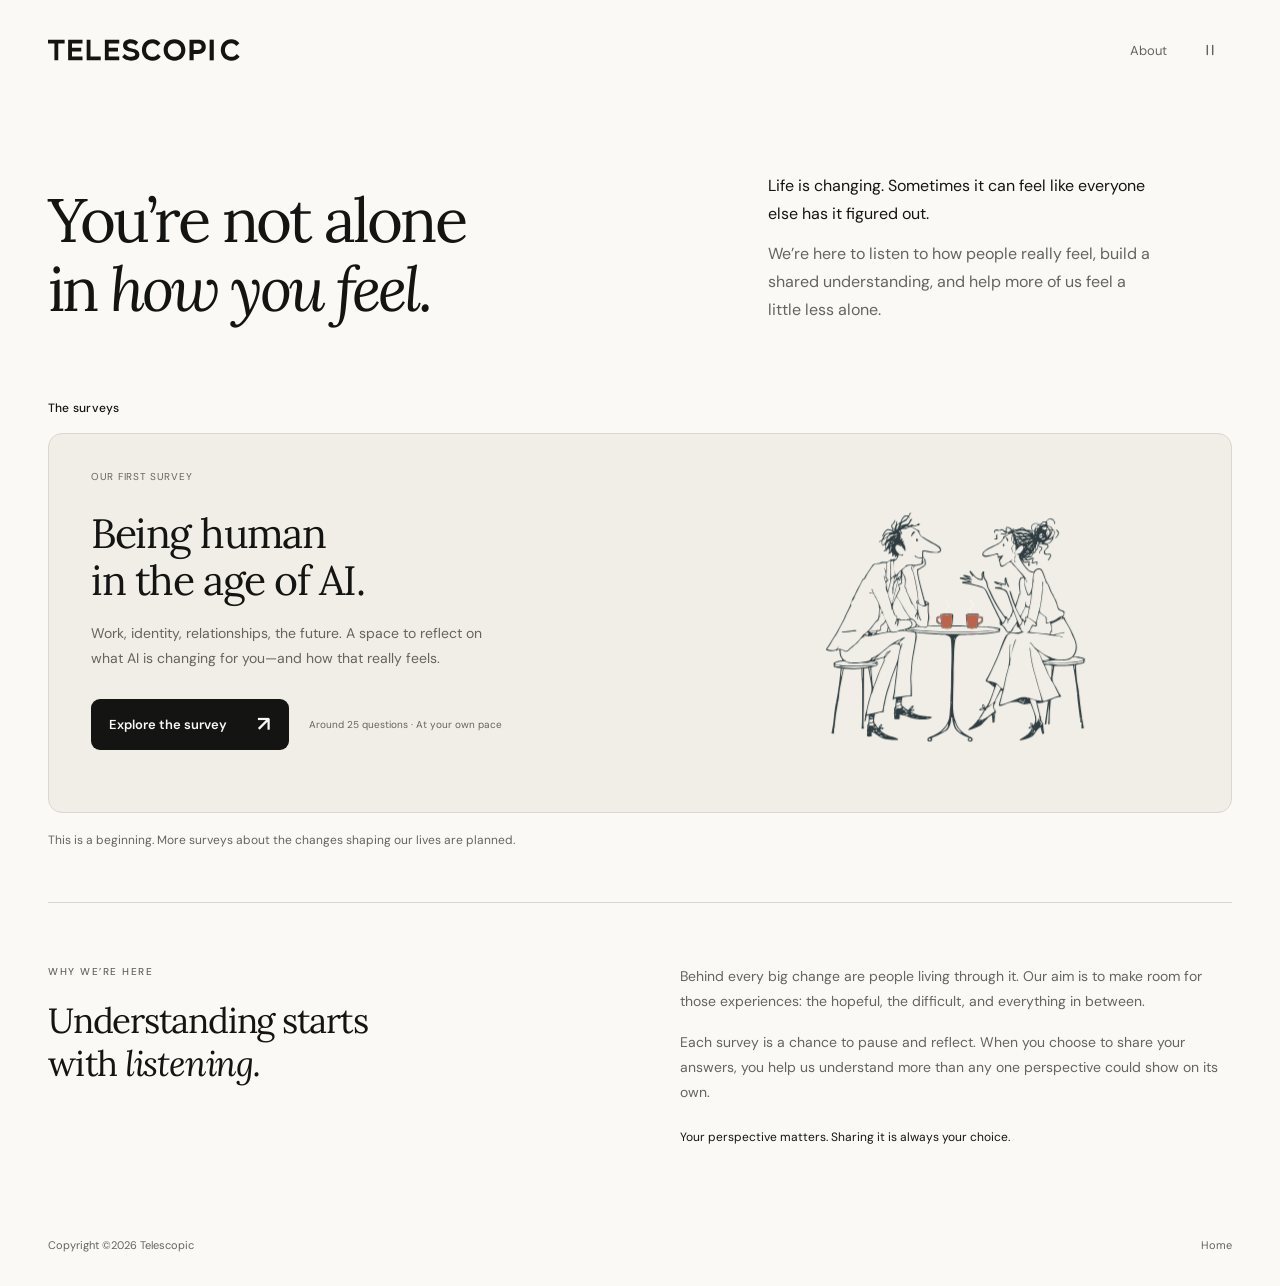
<file: index.html>
<!doctype html>
<html lang="en">
<head>
  <meta charset="utf-8">
  <meta name="viewport" content="width=device-width,initial-scale=1">
  <meta name="theme-color" content="#faf9f5">
  <title>Telescopic — Making sense of change</title>
  <meta name="description" content="You don’t have to make sense of change alone. A series of surveys to understand how people really feel about the changes shaping our lives.">
  <link rel="preconnect" href="https://fonts.googleapis.com">
  <link rel="preconnect" href="https://fonts.gstatic.com" crossorigin>
  <link href="https://fonts.googleapis.com/css2?family=DM+Sans:wght@400;500;600;700&family=Lora:ital,wght@0,400;0,500;1,400&display=swap" rel="stylesheet">
  <link rel="stylesheet" href="landing.css?v=13">
  <script src="landing.js?v=13" defer></script>
  <link rel="stylesheet" href="telescopic.css?v=13">
  <link rel="icon" href="assets/telescopic-favicon.svg?v=13" type="image/svg+xml">
<link rel="stylesheet" href="light.css?v=13"><link rel="stylesheet" href="finish.css?v=13"></head>
<body>
  <a class="skip-link" href="#main">Skip to content</a>
  <header class="site-header wrap">
    <a class="telescopic-brand" href="./" aria-label="Telescopic home"><img src="assets/telescopic-wordmark.svg" width="192" height="22" alt="Telescopic"></a>
    <nav aria-label="Main navigation"><a href="#why">About</a><button class="motion-control" id="motion-toggle" type="button" aria-pressed="false" aria-label="Pause animations" title="Pause animations"><svg viewBox="0 0 20 20" aria-hidden="true"><path class="motion-pause" d="M7 5v10M13 5v10"/><path class="motion-play" d="m7 4 9 6-9 6Z"/></svg></button></nav>
  </header>
  <main id="main" class="wrap">
    <section class="hero" aria-labelledby="welcome-title">

      <div class="hero-grid">
        <h1 id="welcome-title">You’re not alone<br>in <em>how you feel.</em></h1>
        <div class="hero-copy"><p>Life is changing. Sometimes it can feel like everyone else has it figured out.</p><p>We’re here to listen to how people really feel, build a shared understanding, and help more of us feel a little less alone.</p></div>
      </div>
    </section>
    <section id="surveys" class="surveys" aria-labelledby="surveys-title">
      <div class="section-label"><h2 id="surveys-title">The surveys</h2></div>
      <a class="survey-card" href="survey.html" aria-labelledby="ai-title ai-cta" aria-describedby="ai-description ai-time">
        <div class="card-copy">
          <div class="card-meta"><span>Our first survey</span></div>
          <h3 id="ai-title">Being human<br>in the age of AI.</h3>
          <p id="ai-description">Work, identity, relationships, the future. A space to reflect on what AI is changing for you—and how that really feels.</p>
          <div class="card-bottom"><span class="card-cta" id="ai-cta">Explore the survey <span aria-hidden="true">↗</span></span><span id="ai-time">Around 25 questions · At your own pace</span></div>
        </div>
        <div class="card-art" aria-hidden="true"><svg xmlns="http://www.w3.org/2000/svg" viewBox="0 0 1000 1000" fill="none" aria-hidden="true" class="editorial-art"><style>.ink-scene{animation:appear .8s ease both}.ink-glow{animation:glow 6s ease-in-out infinite}.ink-steam{animation:steam 4s ease-in-out infinite}.ink-rain{animation:rain 2.6s ease-in-out infinite}.ink-needle{transform-origin:756px 631px;animation:needle 12s ease-in-out infinite}@keyframes appear{from{opacity:0}to{opacity:1}}@keyframes glow{0%,100%{opacity:.74}50%{opacity:1}}@keyframes steam{0%,100%{opacity:.3;transform:translateY(3px)}50%{opacity:1;transform:translateY(-9px)}}@keyframes rain{0%,100%{opacity:.3;transform:translate(-2px,-4px)}55%{opacity:1;transform:translate(2px,5px)}}@keyframes needle{0%,100%{transform:rotate(-5deg)}50%{transform:rotate(5deg)}}@media(prefers-reduced-motion:reduce){*{animation:none!important}}</style><g class="ink-scene"><g class="ink-paper"><path d="M0 0 C0.7 1.8 0.7 1.8 1 4 C-0 5.9 -0 5.9 -1.5 7.8 C-3.5 10.8 -4.4 12.4 -3.8 16 C-3.7 16.5 -3.7 16.5 -3 19 C-3.7 18.7 -4.3 18.3 -5 18 C-5 17.3 -5 16.7 -5 16 C-5.7 16 -6.3 16 -7 16 C-7.1 16.3 -7.1 16.3 -7.6 18.1 C-11.2 25.7 -16.6 29.3 -24.1 32.9 C-28.9 35.4 -30.3 37.8 -32 43 C-31.7 43.3 -31.3 43.7 -31 44 C-30.1 43.5 -29.1 43.1 -28.1 42.6 C-25.1 41.3 -22.3 40.6 -19.1 40.1 C-9.6 38.2 -9.6 38.2 -6 35 C-4.2 31.9 -2.8 28.9 -1.4 25.6 C0 23 0 23 2 22.1 C4 22 4 22 6 23 C5.7 23.3 5.7 23.3 4.3 24.9 C2.3 27.4 0.9 30.1 -0.4 33 C-2.5 37.2 -4.5 40 -8 43 C-3 44.5 -3 44.5 -0 43.1 C0.6 42.7 1.3 42.3 2 41.9 C4.1 40.7 4.1 40.7 6 40 C8.9 41.3 8.9 41.3 10.3 42.3 C13.9 43.8 18.2 42.6 22 42 C22 41.3 22 40.7 22 40 C27.6 37 27.6 37 31 37 C30.3 39.3 29.7 41.6 29 44 C28.4 43.8 27.8 43.6 27.2 43.4 C24.6 42.9 23.8 43.3 21.5 44.4 C16.1 46.7 10.7 46.3 5 46 C5 46.7 5 47.3 5 48 C5.7 48.2 6.4 48.5 7.1 48.8 C10.4 50.2 13.4 52 16.4 53.9 C17.5 54.6 18.6 55.3 19.7 56 C20.3 56.4 20.8 56.7 21.4 57.1 C23 58 24.6 58.7 26.3 59.5 C29 61 29 61 29.8 62.9 C29.8 63.3 29.8 63.3 30 65.1 C30.9 70.6 33.3 74.8 37 79 C39.3 80.5 39.3 80.5 42 82 C43 82.6 43.9 83.1 45 83.7 C46.1 84.3 47.2 84.9 48.2 85.6 C54.3 89 60.3 92.5 66.3 96.1 C70.2 98.4 74.1 100.6 78 102.8 C98.5 114.1 98.5 114.1 101.9 122.2 C102.6 125.1 102.6 127 101.1 129.6 C98 132.9 95.2 133.8 90.8 134.2 C78.6 134.5 67.1 133.9 55.1 131.3 C47.1 129.6 47.1 129.6 43 131 C42.2 147.8 42.2 147.8 47 154 C47.5 154.4 48 154.9 48.5 155.3 C51.2 158.3 50.7 162.1 50.9 165.9 C51 166.3 51 166.3 51.1 168.4 C51.2 169.2 51.2 170 51.3 170.8 C51.3 171.5 51.4 172.2 51.4 172.9 C50.7 176.7 47.8 178.4 44.8 180.5 C44.1 181 43.3 181.5 42.6 181.9 C41.7 182.5 40.9 183 40 183.5 C39.2 184 38.3 184.6 37.4 185.1 C35.7 186.2 34 187.3 32.3 188.3 C31.6 188.8 30.8 189.3 30 189.7 C28.3 190.8 26.7 191.9 25 193 C25.5 200.4 26.5 207.7 28 215 C28.1 215.5 28.1 215.5 28.6 218.2 C32.4 236.3 37.3 254.1 42.1 271.9 C42.2 272.2 42.2 272.2 42.6 273.8 C43.4 276.6 44.2 279.4 45 282.3 C45.2 283.3 45.5 284.2 45.8 285.2 C46 286.1 46.3 287 46.5 287.8 C47 290 47 290 47 293 C47.7 293.2 48.4 293.5 49.1 293.8 C51.4 294.7 53.1 295.7 55.1 297.1 C58 299 58 299 61 300 C62 302.4 62 303.8 61.5 306.3 C60.6 311.2 60.8 316.2 60.8 321.1 C60.8 322.2 60.8 323.3 60.8 324.4 C60.8 330.6 61.3 336.4 62.6 342.5 C63.7 348.9 62.9 354.8 61.5 361.1 C60.6 365 59.9 368.8 60 372.9 C60 376 60 376 59 378 C59.3 378 59.3 378 61 377.8 C70 376.9 78.8 376.9 87.8 376.9 C89.2 376.9 90.7 376.9 92.2 377 C95.8 377 99.4 377 103 377 C103 376.3 103 375.7 103 375 C102.4 374.8 101.8 374.7 101.2 374.5 C95.3 372.7 91.3 370.7 87.2 365.9 C85.4 361.6 85.2 357.6 86 353 C87.2 350.3 88.6 348.6 91 347 C94.6 345.8 97.4 345.8 101 347 C100.7 344.7 100.3 342.4 100 340 C106.2 336.9 114.7 337.8 121.4 337.9 C122.3 337.9 123.2 337.9 124.1 337.9 C130.1 337.9 136 338.3 142 339 C143.2 342.5 142.9 345.3 142.5 348.9 C142.4 349.6 142.3 350.3 142.3 351 C142.1 352.4 142 353.8 141.8 355.3 C141.6 357.4 141.4 359.6 141.2 361.8 C141.1 363.2 140.9 364.5 140.8 365.9 C140.7 366.6 140.7 367.2 140.6 367.9 C140.3 371 139.9 374 139 377 C139.3 377 139.3 377 140.9 377 C157 376.9 172.9 377.2 189 378 C188.7 377 188.3 376 188 375 C187.7 372.4 187.4 369.9 187.2 367.3 C187.1 366.6 187 365.8 187 365.1 C186.8 363.5 186.7 361.9 186.5 360.4 C186.3 357.9 186.1 355.5 185.8 353.1 C185.7 351.6 185.6 350.1 185.4 348.5 C185.4 347.8 185.3 347.1 185.2 346.3 C185.1 344.6 185 342.8 185 341 C188.9 337.1 196 337.8 201.4 337.8 C201.7 337.8 201.7 337.8 203.4 337.8 C204.8 337.8 206.2 337.8 207.6 337.8 C209.8 337.8 211.9 337.8 214.1 337.8 C215.4 337.8 216.8 337.8 218.2 337.8 C218.5 337.8 218.5 337.8 220.1 337.7 C223.3 337.8 225.6 337.8 228 340 C227.7 342.3 227.3 344.6 227 347 C227.7 346.7 228.3 346.3 229 346 C233.4 345.6 235.1 345.4 238.9 347.9 C241.8 350.8 242.2 352.6 242.4 356.6 C242.4 361.6 241.2 364.4 238.1 368.2 C234.8 371 231.2 372.8 227.3 374.7 C225 376 225 376 224 379 C224.5 379 224.5 379 227 379.1 C260.1 380.7 260.1 380.7 275.6 382.4 C276.1 382.5 276.1 382.5 278.6 382.8 C285.5 383.6 292.4 384.7 299 387 C300 389 300 389 299.4 391.2 C299.2 392 298.9 392.8 298.6 393.6 C298.3 394.4 298 395.3 297.7 396.1 C297.6 396.4 297.6 396.4 297 398 C272.2 403.9 246.9 405.8 221.5 406.8 C220.6 406.8 219.8 406.8 219 406.9 C210.5 407.2 202.1 407.5 193.7 407.7 C190.5 407.8 187.3 407.9 184.1 408 C182.5 408.1 181 408.1 179.5 408.1 C161.5 408.5 161.5 408.5 154.6 415.4 C150.7 421.7 149.3 426.8 148.4 434.1 C148.3 435 148.1 435.9 148 436.8 C146.2 450.2 145.8 463.5 145.5 477 C145.4 480.5 145.4 484 145.3 487.5 C145.3 488.4 145.2 489.2 145.2 490.1 C145.1 496.2 144.8 502.2 144.5 508.2 C143.9 518.1 143.9 527.9 144 537.8 C144.1 547.9 143.9 557.9 143.6 568 C143 586.1 142.6 604.3 142.4 622.5 C142.4 627.1 142.3 631.7 142.2 636.3 C141.6 660.4 143.3 679.8 153 702 C154.1 704.6 155.1 707.3 156.1 710 C158.2 714.9 161.7 718.8 165 723 C165.6 723.8 166.2 724.6 166.8 725.4 C174.9 735.2 186.4 741.8 197.7 747.3 C198.6 747.7 199.5 748.2 200.4 748.6 C200.8 748.8 200.8 748.8 202.9 749.8 C205.1 751 205.9 751.8 207 754 C207.5 759.2 207.5 759.2 205.8 761.8 C203.4 763.4 201.9 763.9 199 764 C196.4 763.4 194.2 762.5 192 761 C190.9 758.5 190.9 758.5 191 756 C192.5 754 193.7 753.1 196 752 C195.4 751.7 194.7 751.4 194.1 751.1 C170.5 740.2 170.5 740.2 161 733 C160.7 732.8 160.7 732.8 159 731.6 C146.6 722.1 142.4 705.7 140 691 C139.8 688.3 139.8 685.7 140 683 C138.7 683 137.4 683 136 683 C136 683.5 136 684.1 136.1 684.6 C136.4 697.9 132.2 713.4 124 724 C121.1 726.5 118 728.4 114.6 730.1 C112.9 731 111.3 732 109.6 733 C97.3 740.4 84.1 746.1 71 752 C71.3 752.4 71.7 752.9 72 753.3 C73 755 73 755 72.8 757.5 C71.9 760.3 71.2 761.2 69 763 C66.8 763.4 66.8 763.4 64.5 763.4 C63.7 763.4 63 763.4 62.2 763.4 C59.5 762.9 58.6 762.2 57 760 C57 754 57 754 59.9 751 C63.9 748.1 68.5 746.5 73.1 744.7 C93.8 736 111 724.3 121.8 704.1 C122.2 703.2 122.7 702.4 123.2 701.5 C129 690.7 130.6 681.5 131.1 669.4 C131.2 667.3 131.3 665.2 131.5 663.1 C131.5 661.9 131.6 660.6 131.7 659.3 C131.8 655.8 132.2 652.3 132.8 648.8 C133.2 645.4 133.2 642 133.3 638.6 C133.3 638.2 133.3 638.2 133.3 636.2 C133.4 633.7 133.4 631.1 133.5 628.6 C133.6 625.3 133.6 622 133.7 618.7 C133.7 618.3 133.7 618.3 133.8 616.2 C133.9 611.3 134.2 606.3 134.5 601.4 C135.5 587 135.3 572.5 135.5 558.1 C135.6 552.1 135.6 546.1 135.7 540.1 C135.7 539.8 135.7 539.8 135.7 537.9 C135.9 527 136.2 516.2 136.7 505.3 C137.1 495.2 137.2 485.2 137.2 475.1 C137.2 474.2 137.2 473.4 137.2 472.4 C137.2 460.8 136.9 449.1 136.2 437.4 C136.2 436.9 136.2 436.9 136 434 C134.8 418.1 134.8 418.1 129.3 413.1 C123.2 408.9 116.9 407.6 109.6 407.4 C108.8 407.4 108 407.4 107.1 407.3 C105.4 407.3 103.6 407.2 101.9 407.1 C97.1 407 92.3 406.8 87.6 406.6 C87.1 406.6 87.1 406.6 84.5 406.5 C70 405.8 55.6 404.5 41.1 403.3 C40.1 403.2 39.1 403.1 38 403.1 C36.1 402.9 34.1 402.7 32.2 402.6 C27.8 402.2 23.4 401.9 19 402 C19.4 402.7 19.7 403.5 20.1 404.2 C23.5 414.8 18.5 430 16.8 440.6 C16.4 442.6 16.1 444.5 15.8 446.4 C14.1 456.8 12.3 467.1 10.2 477.4 C8.1 487.9 6.8 498.3 6 509 C6 509.6 5.9 510.1 5.9 510.7 C5.5 516.4 5.1 522.1 4.7 527.8 C4.3 533.9 3.8 539.9 3.2 545.9 C2.6 552.1 2.9 558.4 3.5 564.6 C4.1 573 4.4 581.5 4.6 590 C4.6 592.8 4.7 595.6 4.8 598.3 C4.8 600.1 4.9 601.8 4.9 603.6 C4.9 604.4 5 605.3 5 606.1 C5 606.9 5 607.6 5 608.4 C5.1 609.1 5.1 609.8 5.1 610.4 C5 612 5 612 4 613 C2.6 613 1.1 612.9 -0.3 612.8 C-9.4 612.7 -18.2 615.1 -27 617 C-30.3 639.3 -30.3 639.3 -26 646 C-23.4 647.4 -23.4 647.4 -21 648 C-20.3 649.3 -19.6 650.7 -19 652 C-17.7 652.7 -16.3 653.4 -15 654 C-13.6 654.9 -12.2 655.7 -10.8 656.6 C-10 657.1 -9.3 657.5 -8.6 658 C-8.1 658.3 -7.5 658.7 -7 659 C-6.5 658.3 -6 657.7 -5.4 657 C-3.5 654.6 -1.5 652.2 0.5 649.8 C1.1 649.1 1.6 648.5 2.2 647.8 C5 645 7 644 11 644 C10.7 649.4 7.5 652.2 4 656 C7 656 9.9 656 13 656 C13 657.3 13 658.6 13 660 C8.5 662.5 5.1 663.4 0 664 C18.9 674.5 35.5 679.2 57.1 679.6 C62.2 679.7 66.3 680 71 682 C70.7 683 70.3 684 70 685 C50.1 693.9 19.1 690.3 -1 684 C-2.9 683.2 -4.8 682.4 -6.8 681.6 C-11.5 679.5 -16.3 678 -21.3 676.8 C-22 676.6 -22.6 676.4 -23.3 676.3 C-27.5 675.3 -31.7 674.6 -36 674 C-36 678.6 -36 683.2 -36 688 C-39.5 689.2 -42.6 689.1 -46.2 689.1 C-46.8 689.1 -47.5 689.1 -48.2 689 C-49.8 689 -51.4 689 -53 689 C-54.2 684.9 -54 681 -53.9 676.8 C-54 674 -54 674 -54.6 671.3 C-55 669 -55 669 -54 667 C-54 663.8 -54.1 660.7 -54.2 657.5 C-54.2 656.8 -54.2 656.2 -54.3 655.5 C-54.3 654.9 -54.3 654.3 -54.3 653.7 C-54 652 -54 652 -52.5 650.7 C-50.3 648.2 -50.4 646.1 -50 642.9 C-50 642.3 -49.9 641.7 -49.8 641.1 C-49.7 639.8 -49.6 638.6 -49.4 637.3 C-49.3 635.4 -49 633.5 -48.8 631.6 C-47.8 622.3 -47.8 622.3 -49 620 C-51 620.3 -53 620.7 -55 621 C-55 622 -55 623 -55 624 C-56.3 623.7 -57.6 623.3 -59 623 C-59.1 620.3 -58.9 618 -58.2 615.4 C-58 614.7 -57.9 614 -57.7 613.3 C-57.5 612.6 -57.3 611.8 -57.2 611 C-55 601.8 -53.8 592.5 -52.8 583.1 C-52.4 578.3 -51.8 573.5 -51.3 568.7 C-51.2 567.7 -51.1 566.8 -51 565.8 C-49.7 554 -48.2 542.4 -46.6 530.7 C-45.5 522.5 -44.6 514.3 -44 506 C-61.4 551 -61.4 551 -68 573.5 C-69.3 577.9 -70.7 582.2 -72.3 586.5 C-78.1 602.9 -81.9 619.3 -84.9 636.4 C-85.7 640.4 -86.5 644.2 -87.6 648.1 C-88.3 651.4 -88.4 654.6 -88.6 657.9 C-88.9 664.9 -88.9 664.9 -90 666 C-91.7 666.1 -93.4 666.2 -95.1 666.2 C-103.1 666.8 -110.4 669.4 -118 672 C-118.5 674.7 -119 677.4 -119.5 680.1 C-119.6 680.8 -119.8 681.6 -119.9 682.3 C-121.1 688.7 -121.8 694.6 -119.7 700.8 C-119.4 701.6 -119.2 702.3 -118.9 703.1 C-117.9 705.2 -117 705.8 -115 707 C-114.3 708.5 -113.5 709.9 -112.8 711.4 C-111.2 714.6 -109.2 717.4 -106 719 C-105.8 718.2 -105.6 717.3 -105.4 716.4 C-104 712.2 -101 709.2 -98 706 C-96.7 706.3 -95.4 706.7 -94 707 C-95.9 714.1 -95.9 714.1 -98 717 C-97.5 717 -97.5 717 -95.2 716.8 C-92 717 -92 717 -90.1 718.5 C-89.8 719 -89.4 719.5 -89 720 C-90.7 722 -91.6 722.9 -94.3 723.5 C-95.1 723.6 -95.9 723.6 -96.7 723.7 C-97.5 723.8 -98.3 723.8 -99.1 723.9 C-99.8 723.9 -100.4 724 -101 724 C-97.6 728.9 -93.5 732.3 -88.6 735.7 C-88.1 736.1 -87.6 736.4 -87 736.8 C-79.7 741.8 -72.3 744.7 -63.8 746.9 C-55.9 749.1 -48.4 751.5 -41 755 C-41.3 756 -41.7 757 -42 758 C-62 759.1 -90.4 757.9 -106.6 744.9 C-109.5 742.6 -112.5 740.7 -115.7 738.8 C-116.2 738.4 -116.7 738.1 -117.3 737.8 C-121 735.4 -124.9 733.7 -129 732 C-129 736.6 -129 741.2 -129 746 C-132.3 747.1 -134.7 747.1 -138.2 747.1 C-139.3 747.1 -140.4 747 -141.5 747 C-142.3 747 -143.1 747 -144 747 C-145.1 743.6 -144.9 741.7 -144.5 738.2 C-144.1 733.8 -144.1 730.3 -145 726 C-144.7 725 -144.3 724 -144 723 C-143.9 721.8 -143.8 720.5 -143.8 719.2 C-143.7 718.9 -143.7 718.9 -143.7 717.1 C-143.6 715.6 -143.5 714.1 -143.5 712.6 C-143.4 711.9 -143.4 711.2 -143.4 710.5 C-143.4 710.2 -143.4 710.2 -143.3 708.5 C-143.3 708.3 -143.3 708.3 -143 707 C-142.3 706.7 -141.7 706.3 -141 706 C-137.8 697.1 -138.8 685.3 -139 676 C-141.3 676.7 -143.6 677.3 -146 678 C-146.2 679 -146.4 680.1 -146.6 681.2 C-146.9 682.6 -147.2 683.9 -147.4 685.3 C-147.5 685.7 -147.5 685.7 -147.8 687.4 C-148 688.1 -148.1 688.7 -148.2 689.4 C-148.4 690 -148.5 690.7 -148.6 691.3 C-149 693 -149 693 -150 696 C-151 695.7 -152 695.3 -153 695 C-152.9 694.6 -152.9 694.6 -152.6 692.8 C-152.4 691.8 -152.2 690.8 -152 689.8 C-151.8 688.8 -151.6 687.9 -151.4 686.9 C-151 684.2 -150.9 681.7 -151 679 C-151 675.7 -150.2 673.4 -149.2 670.2 C-147.7 665.5 -146.4 660.8 -145.4 655.9 C-145.3 655.3 -145.2 654.7 -145.1 654.1 C-144.8 652.8 -144.5 651.6 -144.3 650.3 C-141.4 636 -137.6 622 -133.3 608.1 C-133.1 607.4 -132.9 606.7 -132.7 606 C-132.3 604.7 -131.9 603.4 -131.5 602.2 C-129.1 594.5 -128.9 587.7 -129.9 579.8 C-130.1 578.8 -130.2 577.7 -130.3 576.7 C-132.1 562.9 -134.7 549.3 -137.3 535.6 C-137.5 534.7 -137.7 533.8 -137.8 532.8 C-138.2 531 -138.5 529.2 -138.9 527.4 C-138.9 527 -138.9 527 -139.3 525 C-139.4 524.3 -139.6 523.6 -139.7 522.9 C-140 521 -140 521 -140 518 C-144.6 518.7 -149.2 519.3 -154 520 C-154.7 546.8 -155.1 573.6 -155 600.4 C-155 618.1 -155 635.7 -155.5 653.4 C-155.9 667.2 -156.1 680.9 -156.1 694.7 C-156.1 695.5 -156.1 696.2 -156.1 697 C-156.2 711.6 -156.2 711.6 -155.1 718.5 C-155.1 719 -155 719.5 -155 720 C-156 721 -156 721 -159.1 721.1 C-160 721 -161 721 -162 721 C-163.2 717.5 -162.7 716.5 -162 713 C-161.7 709.7 -161.6 706.3 -161.4 703 C-161.4 702 -161.4 700.9 -161.3 699.9 C-160.9 687.8 -160.8 675.7 -160.8 663.5 C-160.8 661.5 -160.8 659.6 -160.8 657.6 C-160.8 650.7 -160.8 643.7 -160.8 636.8 C-160.8 630.4 -160.8 624 -160.8 617.6 C-160.8 612.1 -160.8 606.5 -160.8 601 C-160.8 597.7 -160.8 594.4 -160.8 591.1 C-160.7 575.6 -161.2 560.4 -162.6 544.9 C-163.2 537 -163.2 529 -163 521 C-163.7 521.1 -164.4 521.1 -165 521.2 C-173.1 522 -181.1 522.2 -189.2 522.1 C-191.4 522.1 -193.5 522.1 -195.6 522.1 C-204.5 522.1 -213.2 521.8 -222 521 C-222.1 521.3 -222.1 521.3 -222.3 522.8 C-223.3 528.5 -224.4 534.2 -225.6 539.9 C-235.3 589.5 -235.3 589.5 -237.2 608.8 C-238.4 620.2 -240.6 631.3 -242.8 642.5 C-246.8 663.1 -249.7 683.5 -251.6 704.3 C-251.7 705.3 -251.8 706.2 -251.9 707.3 C-252 709.1 -252.2 710.9 -252.4 712.8 C-252.4 713.6 -252.5 714.4 -252.6 715.2 C-252.6 715.6 -252.6 715.6 -252.8 717.4 C-253 719 -253 719 -254 720 C-254.2 721.6 -254.2 721.6 -254.2 723.5 C-254.3 724.2 -254.3 724.9 -254.3 725.7 C-254.4 727.2 -254.5 728.7 -254.5 730.2 C-254.5 730.5 -254.5 730.5 -254.6 732.3 C-254.6 733 -254.7 733.6 -254.7 734.3 C-255 736 -255 736 -257 738 C-260.1 737.6 -260.1 737.6 -263 737 C-262.9 736.3 -262.7 735.6 -262.6 734.8 C-261.8 731.1 -261.2 727.3 -260.6 723.5 C-260.2 721.2 -259.8 718.8 -259.3 716.5 C-257.6 707.6 -256.5 698.7 -255.6 689.7 C-253.2 664.8 -249.9 640.2 -244.4 615.8 C-242.8 608.3 -241.6 601 -240.8 593.5 C-240.2 588.5 -239.4 583.5 -238.5 578.6 C-236.5 566.8 -235.5 554.8 -234.3 542.9 C-234.1 540.5 -233.9 538.2 -233.6 535.9 C-233.1 530.3 -232.5 524.6 -232 519 C-232.9 518.9 -233.7 518.9 -234.6 518.8 C-235.8 518.8 -237 518.7 -238.1 518.6 C-239.3 518.5 -240.4 518.4 -241.6 518.4 C-246.3 517.9 -250.5 516.5 -255 515 C-255.3 510.7 -255.7 506.4 -256 502 C-251.3 499.2 -247.2 497.6 -242 496 C-241.4 495.8 -240.8 495.6 -240.1 495.4 C-235.8 494.1 -231.5 493.4 -227 493 C-227 488.8 -229.1 486.8 -231.5 483.5 C-234.9 477.8 -235.4 471.5 -236.1 465.1 C-236.2 464.3 -236.3 463.5 -236.4 462.7 C-236.6 460.8 -236.8 458.9 -237 457 C-238.1 457.3 -239.3 457.6 -240.4 457.9 C-241.1 458 -241.7 458.2 -242.4 458.4 C-244 459 -244 459 -245 461 C-245.7 461 -246.3 461 -247 461 C-247 460.3 -247 459.7 -247 459 C-247.6 459.2 -248.1 459.4 -248.7 459.7 C-259.1 463.3 -269.2 463.6 -279.3 458.9 C-279.9 458.6 -280.4 458.3 -281 458 C-280.5 454 -279.4 451.9 -276.8 448.8 C-273 444.2 -270 439.3 -267 434.1 C-266 432.4 -264.9 430.6 -263.9 428.8 C-263.4 428 -262.9 427.1 -262.4 426.3 C-259.1 420.8 -255.7 415.5 -252.1 410.2 C-247.9 404.3 -244.5 398.2 -241.3 391.6 C-238.4 385.6 -235.2 379.7 -231.9 373.9 C-225.6 362.3 -219.6 350.8 -214.8 338.5 C-212.7 333.4 -210.2 328.6 -207.6 323.8 C-203 315.6 -199.9 307 -196.8 298.2 C-195.6 294.6 -194.3 291.1 -193 287.6 C-192.7 286.8 -192.4 286 -192 285.2 C-190.9 282.9 -189.6 281.1 -188 279 C-187.2 277.4 -186.4 275.8 -185.6 274.1 C-185.4 273.7 -185.4 273.7 -184.3 271.3 C-183.8 270.3 -183.4 269.3 -182.9 268.2 C-179.3 260.6 -175.6 253.2 -171.4 245.9 C-169.2 242.3 -167.3 238.6 -165.4 234.8 C-165.1 234.4 -165.1 234.4 -164 232.2 C-163.1 230.5 -162.3 228.8 -161.4 227 C-161.1 226.3 -160.7 225.5 -160.3 224.7 C-159.9 224 -159.6 223.3 -159.2 222.6 C-157.7 220.6 -156.5 220.5 -154 220 C-153 217.9 -153 217.9 -152 215 C-150.6 212.5 -149 210.1 -147.5 207.6 C-147.1 206.9 -146.6 206.2 -146.2 205.5 C-141.9 198.8 -137.6 192.2 -133.1 185.7 C-132.1 184.1 -131 182.5 -130 180.9 C-129.4 180.1 -128.8 179.2 -128.2 178.2 C-127.7 177.5 -127.2 176.7 -126.7 176 C-122.6 171.1 -118.2 170.5 -112.2 170.1 C-107.6 169.6 -103.7 169.2 -99.5 166.9 C-95.3 164.6 -91.7 164.9 -87.1 165.1 C-79.3 165.4 -74.4 163.8 -68 159 C-67.5 158.4 -66.9 157.9 -66.4 157.3 C-65.9 156.9 -65.5 156.4 -65 156 C-63 156.3 -61 156.6 -59 157 C-58.5 156.7 -58.1 156.3 -57.6 156 C-56 155 -56 155 -54.4 155.3 C-54.1 155.3 -54.1 155.3 -52.6 155.7 C-50.7 156 -50.7 156 -49 156 C-46.6 153.9 -46.6 153.9 -45 151 C-44.8 147.7 -44.8 147.7 -45 145 C-45.7 145 -46.3 145 -47 145 C-47.7 146.3 -48.3 147.6 -49 149 C-50 149 -51 149 -52 149 C-51.7 146.7 -51.3 144.4 -51 142 C-52 142 -53 142 -54 142 C-54.3 140.4 -54.7 138.7 -55 137 C-54.9 137.9 -54.8 138.9 -54.8 139.8 C-55 143 -55 143 -57 144.9 C-57.7 145.2 -58.3 145.6 -59 146 C-59.7 145.7 -60.3 145.3 -61 145 C-60.9 144.7 -60.9 144.7 -60.7 143.4 C-60 139.6 -59.7 137.6 -61.4 134 C-62 133.3 -62.5 132.7 -63 132 C-63.5 132.6 -64.1 133.2 -64.6 133.9 C-67.3 136.3 -69.6 137.1 -73 138 C-73.3 137 -73.7 136 -74 135 C-73 135 -72 135 -71 135 C-71.3 130.1 -71.7 125.1 -72 120 C-78 124 -78 124 -80 127 C-79.7 128 -79.3 129 -79 130 C-80 129.7 -81 129.3 -82 129 C-82 128.3 -82 127.7 -82 127 C-82.8 127.5 -83.6 128 -84.4 128.5 C-87 130 -87 130 -89 130 C-89 129.3 -89 128.7 -89 128 C-85.5 125 -85.5 125 -83 125 C-83.1 122.7 -83.2 120.5 -83.4 118.2 C-83.4 117.9 -83.4 117.9 -83.5 116.3 C-83.7 112.8 -84.1 110 -86 107 C-88 108.7 -90 110.3 -92 112 C-94.9 108.8 -95.7 106.3 -96 102 C-95.8 99.6 -95.4 97.4 -95 95 C-98 96.3 -100.9 97.6 -104 99 C-104.3 98.3 -104.7 97.7 -105 97 C-104.5 96.8 -103.9 96.5 -103.4 96.3 C-103 96.1 -103 96.1 -101.2 95.2 C-100.5 94.9 -99.8 94.6 -99 94.3 C-94 91.2 -92.1 85.3 -89.8 80.1 C-87.4 75.2 -84.8 72.1 -79.6 70 C-78.8 69.8 -78 69.6 -77.1 69.4 C-76.3 69.1 -75.4 68.9 -74.5 68.7 C-73.7 68.4 -72.8 68.2 -72 68 C-70.8 67.6 -69.6 67.3 -68.4 66.9 C-64.6 65.9 -60.9 65.4 -57 65 C-59 64 -61 62.9 -63.1 61.9 C-63.6 61.6 -64.2 61.3 -64.8 61 C-69.3 58.8 -72.1 58.7 -77 60 C-82.5 62.2 -84.5 66.7 -87.2 71.7 C-88 73.3 -88.9 74.8 -89.8 76.4 C-90 76.7 -90 76.7 -90.9 78.5 C-91.3 79 -91.6 79.5 -92 80 C-92.7 80 -93.3 80 -94 80 C-91 72 -87 62.2 -79.4 57.6 C-75.4 55.8 -72.2 55.6 -68 57 C-67.2 57.2 -66.4 57.5 -65.6 57.8 C-63.4 58.5 -61.2 59.2 -59 60 C-59.3 58.9 -59.6 57.8 -59.9 56.6 C-60 56 -60.2 55.4 -60.4 54.7 C-61 53 -61 53 -63 51 C-63.7 47.9 -63.7 45.1 -63 42 C-61.5 39.8 -59.7 38 -57.8 36.1 C-54.9 32.8 -53.5 29 -52 25 C-51.3 25.3 -50.7 25.7 -50 26 C-52.8 35.9 -52.8 35.9 -57 39 C-57.7 39 -58.3 39 -59 39 C-60.1 42.4 -60.7 45.5 -60 49 C-58.5 51.1 -57 52.3 -55 54 C-54.3 54.7 -53.7 55.3 -53 56 C-53 55.7 -53 55.7 -52.7 54.4 C-51.8 50 -50.7 46 -48.9 41.9 C-47.1 37.6 -46.6 34.6 -47 30 C-46.3 30 -45.7 30 -45 30 C-44.7 33.3 -44.3 36.6 -44 40 C-42.7 39.1 -41.5 38.1 -40.2 37.1 C-36.2 34.1 -36.2 34.1 -34.3 33.1 C-32.4 31.5 -32 29.8 -31.2 27.4 C-28.7 20.8 -25 15.5 -19.6 10.9 C-15 9.3 -10.6 9.5 -6 11 C-5.9 10.6 -5.9 10.6 -5.2 8.9 C-3.8 5.6 -2.1 2.9 0 0 Z M-25.7 22.4 C-26.9 24.6 -28.1 26.6 -29 29 C-28.7 29.7 -28.3 30.3 -28 31 C-12.6 20.9 -12.6 20.9 -9 15 C-9 14.3 -9 13.7 -9 13 C-16.9 11.8 -21.3 16 -25.7 22.4 Z M-43 42 C-46.6 47.2 -46.3 51.9 -46 58 C-43.3 56.6 -43.2 55.3 -42.1 52.5 C-40.2 47.6 -38.2 42.8 -36 38 C-39.3 38 -40.7 39.8 -43 42 Z M-31 47 C-31.3 47.5 -31.3 47.5 -33 50 C-31.4 49.3 -29.7 48.7 -28 48 C-29 47.7 -30 47.3 -31 47 Z M-15.6 47.9 C-16.4 48.2 -17.2 48.6 -18 48.9 C-20 50 -20 50 -21 52 C-19.4 51.5 -17.8 51 -16.2 50.6 C-15.3 50.3 -14.4 50 -13.5 49.8 C-11.6 49.2 -9.8 48.6 -8 48 C-8.3 47.3 -8.7 46.7 -9 46 C-11.6 46 -13.2 46.8 -15.6 47.9 Z M-7 50.9 C-12.2 54.3 -15.3 55.1 -21.4 54.8 C-26.6 54.7 -29.1 55.6 -33 59 C-31.9 61.4 -30.8 63.2 -29.1 65.2 C-28 68 -28 68 -28.7 70 C-29.7 72.1 -30.8 74 -32 76 C-33 78 -33 78 -32.4 81.4 C-31.9 84.3 -31.9 84.8 -33.4 87.4 C-34 88 -34.5 88.5 -35 89 C-34.7 89.7 -34.3 90.3 -34 91 C-29.7 85.7 -29.7 85.7 -28 83 C-28.3 85.3 -28.7 87.6 -29 90 C-27.7 89.3 -26.4 88.7 -25 88 C-26.3 91 -27.6 93.9 -29 97 C-28.5 96.8 -28.5 96.8 -26 96 C-25.7 95.3 -25.3 94.7 -25 94 C-24.3 94 -23.7 94 -23 94 C-23 98.3 -23 102.6 -23 107 C-22 105.7 -21 104.4 -20 103 C-20 103.5 -20 103.5 -20.2 106.3 C-20.2 108.3 -20.2 108.3 -20 110 C-19.5 110.5 -19 110.9 -18.4 111.4 C-17 113 -17 113 -17 115 C-17.3 117 -17.6 119 -18 121 C-17.3 120.3 -16.7 119.7 -16 119 C-16.3 122.3 -16.7 125.6 -17 129 C-18 128.3 -19 127.7 -20 127 C-20 126 -20 125 -20 124 C-20.3 124.2 -20.3 124.2 -22 125 C-22 123.3 -22 121.7 -22 120 C-23 120 -24 120 -25 120 C-25.2 119.5 -25.4 119 -25.6 118.5 C-25.9 117.9 -26.2 117.3 -26.4 116.6 C-26.7 116 -27 115.4 -27.2 114.7 C-27.8 113.5 -28.4 112.2 -29 111 C-29.3 111.2 -29.3 111.2 -31 112 C-30.7 113 -30.3 114 -30 115 C-30.5 114.6 -31 114.2 -31.5 113.7 C-36 110.1 -39.1 107.8 -45 108 C-48.2 110 -48.9 111.6 -50 115.1 C-50.6 122 -47.1 128 -42.8 133.1 C-39.2 137.2 -36 139.9 -31 142 C-28.2 141.8 -27.3 141.3 -25.2 139.4 C-24.8 139 -24.4 138.5 -24 138 C-24.3 139.6 -24.7 141.3 -25 143 C-31.3 144.4 -31.3 144.4 -34.8 142.6 C-35.5 142 -36.3 141.5 -37 141 C-37.7 141 -38.3 141 -39 141 C-39.2 142.1 -39.4 143.3 -39.6 144.4 C-41.1 150.4 -44.1 156.2 -49.5 159.5 C-52.6 161.5 -54.2 162.8 -56 166 C-57.3 177.7 -55.1 197.3 -48.4 207.4 C-47.9 207.9 -47.5 208.5 -47 209 C-46.4 208.3 -45.9 207.6 -45.3 206.9 C-38.2 197.9 -30.8 190.3 -21.4 183.8 C-19.4 182.3 -17.6 180.9 -16 179 C-16 178.3 -16 177.7 -16 177 C-7.1 172.8 3.2 173.5 12.8 174.6 C17.1 175.1 19.8 174.6 24 173 C27.2 172.4 30.3 171.9 33.5 171.5 C36 171 36 171 37 170 C37.2 168.1 37.4 166.2 37.5 164.2 C37.8 160.4 38.2 156.8 39 153 C38.2 153 37.5 152.9 36.7 152.9 C29.6 152.5 23.2 151.7 17 148 C14.9 145.2 14.9 145.2 14 143 C15 143 16 143 17 143 C17.3 144 17.7 145 18 146 C23.8 150.8 30.9 150.7 38 150 C39.6 148.4 39.2 146.8 39.2 144.6 C39.3 144.2 39.3 144.2 39.3 141.9 C39.4 140 39.5 138.1 39.5 136.2 C39.6 135.3 39.6 134.5 39.6 133.5 C39.6 133.1 39.6 133.1 39.7 131 C40 129 40 129 42 127 C48.7 126.5 54.9 127.8 61.5 129 C87.8 133.6 87.8 133.6 98 128 C99 125 99 125 98.2 122.3 C93.8 114.3 83.5 109.3 75.8 105.2 C73 103.7 70.3 102.2 67.6 100.7 C67 100.4 66.5 100.1 65.9 99.8 C60.3 96.6 54.8 93.4 49.4 90 C49 89.7 49 89.7 46.8 88.4 C38.7 83.4 32.9 79 28.8 70.2 C28.1 68.8 27.5 67.5 26.8 66.2 C26.5 65.6 26.2 65 26 64.4 C25 63 25 63 22 62 C22 61.3 22 60.7 22 60 C18.5 57.4 14.7 55.2 11 53 C10.1 52.5 9.3 52 8.4 51.4 C2.1 47.7 -0.6 46.8 -7 50.9 Z M-12 50 C-12.7 50.7 -13.3 51.3 -14 52 C-12.4 51.7 -10.7 51.3 -9 51 C-10 50.7 -11 50.3 -12 50 Z M-58 55 C-57.2 57.9 -57.2 57.9 -56 61 C-55 61.3 -54 61.7 -53 62 C-53.2 59.6 -53.2 59.6 -54 57 C-56.1 55.7 -56.1 55.7 -58 55 Z M-51 61 C-50 63 -50 63 -50 63 Z M-38 62 C-38 63 -38 64 -38 65 C-37 65.2 -37 65.2 -32 66 C-33.3 64 -33.3 64 -35 62 C-36 62 -37 62 -38 62 Z M-35 68 C-34.7 68.2 -34.7 68.2 -33 69 C-33 69.7 -33 70.3 -33 71 C-32.3 71 -31.7 71 -31 71 C-31 70 -31 69 -31 68 C-32.3 68 -33.6 68 -35 68 Z M-83.6 76.7 C-85.8 80.3 -87.4 84.1 -89 88 C-81.1 85.8 -74.8 78.4 -70 72 C-70 71.7 -70 71.3 -70 71 C-76.2 70.4 -79.5 72.4 -83.6 76.7 Z M-54 74 C-53.7 74.7 -53.3 75.3 -53 76 C-50 75 -47.1 74 -44 73 C-44 72.7 -44 72.3 -44 72 C-47.9 71.8 -50.5 72.4 -54 74 Z M-34 72 C-34 72.7 -34 73.3 -34 74 C-33.3 74 -32.7 74 -32 74 C-32 73.3 -32 72.7 -32 72 C-32.7 72 -33.3 72 -34 72 Z M-73 80 C-74.9 82.9 -76.3 85.6 -77 89 C-76.7 89.7 -76.3 90.3 -76 91 C-73 88.7 -70.1 86.4 -67 84 C-67.7 83.3 -68.3 82.7 -69 82 C-68.5 81.8 -68 81.6 -67.4 81.4 C-59.4 78.6 -59.4 78.6 -56 76 C-56 75 -56 74 -56 73 C-63.1 72.5 -67.7 75.4 -73 80 Z M-45 76 C-45.7 76.7 -46.3 77.3 -47 78 C-45.7 77.7 -44.4 77.3 -43 77 C-43.7 76.7 -44.3 76.3 -45 76 Z M-39 77 C-38 79 -38 79 -38 79 Z M-48.3 81.1 C-48.7 81.6 -49.2 82 -49.6 82.5 C-50 82.9 -50 82.9 -52 85 C-51.7 85.7 -51.3 86.3 -51 87 C-49 84.7 -47 82.4 -45 80 C-47 80 -47 80 -48.3 81.1 Z M-41 80 C-40 82 -40 82 -40 82 Z M-79 84 C-79.3 84.2 -79.3 84.2 -80.8 85.2 C-81.6 85.8 -82.4 86.3 -83.2 86.9 C-84 87.4 -84.8 87.9 -85.6 88.5 C-88 90 -88 90 -90.2 91 C-92 92 -92 92 -92.9 93.6 C-94.1 99 -93.9 103.6 -93 109 C-87 106.6 -84.6 101.6 -82.1 96 C-82 95.6 -82 95.6 -81.2 93.8 C-80.9 93.1 -80.5 92.4 -80.2 91.6 C-79.9 90.9 -79.6 90.2 -79.3 89.5 C-79 88.9 -78.7 88.3 -78.5 87.6 C-78 86 -78 86 -79 84 Z M-57 87 C-57.3 87.7 -57.7 88.3 -58 89 C-57.3 89 -56.7 89 -56 89 C-56.3 88.3 -56.7 87.7 -57 87 Z M-43 93 C-42 95 -42 95 -42 95 Z M-60 94 C-61.3 95.3 -62.6 96.6 -64 98 C-63.7 98.7 -63.3 99.3 -63 100 C-61.7 98.7 -60.4 97.4 -59 96 C-59.3 95.3 -59.7 94.7 -60 94 Z M-68 96 C-68.7 98 -69.3 100 -70 102 C-69.3 101.7 -68.7 101.3 -68 101 C-67.4 98.4 -67.4 98.4 -67 96 C-67.3 96 -67.7 96 -68 96 Z M-37 96 C-37 99 -37 99 -37 99 Z M-75.4 100 C-78.9 103.6 -81.1 107 -82 112 C-81.9 114.7 -81.6 117.3 -81 120 C-75.7 113.3 -72.7 105.3 -71 97 C-72.9 97 -74.1 98.8 -75.4 100 Z M-55 98 C-56.3 99.7 -57.6 101.3 -59 103 C-58.7 103.7 -58.3 104.3 -58 105 C-56.7 103.3 -55.4 101.7 -54 100 C-54.3 99.3 -54.7 98.7 -55 98 Z M-80 101 C-80.3 101.7 -80.7 102.3 -81 103 C-80.3 103 -79.7 103 -79 103 C-79.3 102.3 -79.7 101.7 -80 101 Z M-41 104 C-40.7 104.7 -40.3 105.3 -40 106 C-39.7 105.3 -39.3 104.7 -39 104 C-39.7 104 -40.3 104 -41 104 Z M-63 105 C-64.3 106.3 -65.6 107.6 -67 109 C-66.7 109.7 -66.3 110.3 -66 111 C-64.7 109.7 -63.4 108.4 -62 107 C-62.3 106.3 -62.7 105.7 -63 105 Z M-35 106 C-35 106.7 -35 107.3 -35 108 C-34.3 108 -33.7 108 -33 108 C-33 107.3 -33 106.7 -33 106 C-33.7 106 -34.3 106 -35 106 Z M-24 107 C-23 110 -23 110 -23 110 Z M-65 113 C-66 116.3 -67 119.6 -68 123 C-66.7 122.7 -65.4 122.3 -64 122 C-63.7 119 -63.3 116.1 -63 113 C-63.7 113 -64.3 113 -65 113 Z M-74 115 C-73 117 -73 117 -73 117 Z M-69 117 C-68 119 -68 119 -68 119 Z M-60 121 C-59 123 -59 123 -59 123 Z M-19 122 C-18 124 -18 124 -18 124 Z M-69 123 C-69 125.3 -69 127.6 -69 130 C-68.7 130.2 -68.7 130.2 -67 131 C-66.7 129 -66.3 127 -66 125 C-67 124.3 -68 123.7 -69 123 Z M-65 129 C-65.3 129.7 -65.7 130.3 -66 131 C-65.3 131 -64.7 131 -64 131 C-64.3 130.3 -64.7 129.7 -65 129 Z M-58 130 C-57 133 -57 133 -57 133 Z M-49 138 C-48 140 -48 140 -48 140 Z M42 151 C41.4 152.8 41.4 152.8 41 155 C41.3 155.6 41.6 156.2 42 156.8 C43.3 159.6 43.2 161.5 43.1 164.5 C43 165 43 165 43 167.3 C41.7 170.8 40.3 171.6 37.1 173.2 C33.6 174.5 30.1 175.1 26.4 175.6 C21.3 176.3 17.2 176.8 13 180 C11.3 182.6 11 183.8 11 187 C10.3 187 9.7 187 9 187 C9.3 186.1 9.3 186.1 10.6 181.8 C11 180 11 180 11 177 C7.8 178 7 178.9 5.4 181.9 C4.5 185.6 5.6 187.9 7.2 191.3 C10.4 198.4 12.2 205.6 13.9 213.1 C14.1 213.8 14.3 214.5 14.4 215.3 C17 226 19.2 236.8 21.2 247.7 C21.3 248.4 21.4 249.1 21.6 249.8 C23.1 258.3 24.2 266.8 25.2 275.4 C25.4 277.1 25.6 278.9 25.8 280.6 C26.1 284 26.4 287.3 26.7 290.7 C27.8 301.6 27.8 301.6 31 305.3 C35.2 308.3 40.8 310.9 46 311 C46.7 310.3 47.3 309.7 48 309 C47.9 307.1 47.9 307.1 47.3 304.8 C47 303.9 46.8 303 46.6 302.1 C46.3 301.1 46.1 300 45.8 299 C45.5 297.9 45.3 296.8 45 295.7 C43.2 288.6 41.3 281.4 39.4 274.3 C34.8 256.8 30.2 239.4 26.4 221.7 C26.2 220.9 26 220.2 25.9 219.4 C23.7 209.6 22 200 22 190 C22.8 189.8 23.6 189.6 24.4 189.4 C29.2 187.8 33.1 184.8 37.2 182 C38.1 181.5 38.9 180.9 39.7 180.3 C45.7 176.3 45.7 176.3 48 174 C48.1 171.4 48.1 168.9 47.9 166.3 C47.8 165.6 47.8 164.9 47.7 164.1 C47.3 158.8 46.3 155.3 43 151 C42.7 151 42.3 151 42 151 Z M-54 158 C-53 160 -53 160 -53 160 Z M-58 159 C-57.7 159.7 -57.3 160.3 -57 161 C-56.7 160.3 -56.3 159.7 -56 159 C-56.7 159 -57.3 159 -58 159 Z M40 160 C40.3 161.3 40.7 162.6 41 164 C41.3 162.7 41.7 161.4 42 160 C41.3 160 40.7 160 40 160 Z M-72 163.3 C-72.9 163.7 -73.8 164.2 -74.8 164.6 C-77 166 -77 166 -78 169 C-78.1 170.2 -78.2 171.5 -78.3 172.7 C-78.3 173.4 -78.4 174.1 -78.4 174.9 C-78.5 175.7 -78.5 176.5 -78.5 177.3 C-78.6 178.1 -78.6 178.9 -78.7 179.8 C-78.8 181.5 -78.8 183.2 -78.9 185 C-79.1 187.6 -79.2 190.2 -79.3 192.8 C-79.4 194.5 -79.5 196.2 -79.6 197.9 C-79.6 198.7 -79.7 199.5 -79.7 200.3 C-79.9 204.1 -80.1 208 -80.1 211.9 C-80.1 212.6 -80.1 213.3 -80.2 214.1 C-79.9 217.1 -78.6 218.5 -76.5 220.6 C-75.9 221.2 -75.2 221.9 -74.5 222.6 C-74 223 -73.5 223.5 -73 224 C-74.3 226.9 -75 228 -77.7 230 C-79.7 231.9 -80 232.8 -80.2 235.5 C-79.9 238.7 -79.5 241.8 -79 245 C-78.8 246.2 -78.7 247.4 -78.5 248.5 C-77.9 253.4 -77.3 257.6 -75 262 C-74 258.2 -73 254.5 -72.1 250.7 C-71.7 249.5 -71.4 248.2 -71.1 246.9 C-70.6 245.1 -70.1 243.2 -69.6 241.4 C-69.3 240.3 -69.1 239.2 -68.8 238 C-68.5 237 -68.3 236 -68 235 C-67.8 234.2 -67.6 233.4 -67.4 232.6 C-66.8 228.9 -66.9 225.2 -66.9 221.5 C-66.9 220.6 -66.9 219.8 -66.9 219 C-66.9 217.2 -66.9 215.5 -66.9 213.7 C-66.9 211.1 -66.9 208.5 -66.9 205.8 C-66.9 197.2 -67 188.6 -67.8 179.9 C-68.2 173.5 -67.3 167.3 -66 161 C-68.1 161 -70.2 162.4 -72 163.3 Z M-63.7 163.7 C-65.6 165.6 -65.7 167.6 -65.7 170.3 C-65.7 171 -65.6 171.7 -65.6 172.4 C-65.6 173.1 -65.6 173.9 -65.6 174.6 C-65.6 176.9 -65.5 179.3 -65.4 181.6 C-65.4 183.2 -65.4 184.8 -65.4 186.4 C-65.2 196.9 -64.8 207.5 -64 218 C-61.3 215.9 -58.7 213.8 -56.4 211.3 C-54 209 -54 209 -51 208 C-51.1 207.5 -51.2 207 -51.3 206.5 C-52.4 201.8 -53.5 197 -54.5 192.2 C-54.9 190.5 -55.3 188.7 -55.7 187 C-57.4 178.4 -57.6 169.7 -58 161 C-60.2 161 -61.9 162.5 -63.7 163.7 Z M-101.6 171.1 C-104.5 172.2 -106.6 172.1 -109.6 171.9 C-115.4 171.7 -118.7 173.1 -123 177 C-126 180.1 -128.5 183.5 -131 187 C-131.5 187.6 -131.9 188.3 -132.4 188.9 C-138.6 197.9 -144.4 206.9 -149.1 216.8 C-149.4 217.5 -149.7 218.1 -150.1 218.8 C-150.3 219.4 -150.6 220 -150.9 220.6 C-152.4 222.5 -153.7 222.5 -156 223 C-157.4 224.9 -158.4 226.5 -159.5 228.6 C-159.8 229.2 -160.2 229.8 -160.5 230.4 C-165.5 239.5 -170 248.9 -174.7 258.3 C-175.8 260.6 -176.9 262.8 -178.1 265.1 C-180.5 269.8 -182.8 274.4 -184.8 279.3 C-185.1 280 -185.5 280.7 -185.8 281.5 C-186.4 282.9 -186.9 284.3 -187.5 285.7 C-189.2 289.6 -190.9 292 -194 295 C-195.3 297.5 -195.3 297.5 -196.2 300.1 C-196.6 300.9 -196.9 301.8 -197.3 302.7 C-198 305 -198 305 -198 308 C-197.3 308 -196.7 308 -196 308 C-196.4 308.8 -196.9 309.7 -197.3 310.5 C-212.1 338.5 -212.1 338.5 -216.2 349.1 C-219.3 356.8 -223.2 363.8 -227.4 370.9 C-231.2 377.5 -234.5 384.2 -237.8 391.1 C-241 398.2 -244.3 404.4 -249.1 410.6 C-251.3 413.4 -253.2 416.3 -255 419.3 C-255.2 419.6 -255.2 419.6 -256 420.9 C-258.4 425 -260.8 429.1 -263.1 433.2 C-266.8 439.9 -270.9 446.1 -275.7 452.1 C-277 454 -277 454 -277 456 C-267.9 460.4 -258.4 459.9 -248.7 457.3 C-243.9 455 -242.1 450.7 -240 446 C-239.7 445.3 -239.3 444.7 -239 444 C-239.8 447.9 -241.4 451.4 -243 455 C-242.5 455 -242 454.9 -241.5 454.9 C-233.6 454.5 -225 456.3 -218.4 460.7 C-216 462 -216 462 -213.5 462 C-210.3 460.7 -208.2 458.8 -205.8 456.4 C-204.8 455.5 -203.8 454.5 -202.8 453.6 C-202.6 453.4 -202.6 453.4 -201.4 452.2 C-199.5 450.6 -197.6 449.1 -195.6 447.6 C-187.5 441.4 -180.2 434.3 -173 427.2 C-172.8 427 -172.8 427 -171.7 425.9 C-168.6 422.8 -166.4 419.6 -164 416 C-162.4 414.1 -160.8 412.3 -159.2 410.5 C-158 409 -158 409 -158 407 C-157.3 406.8 -156.7 406.6 -156 406.4 C-150.3 403.7 -145.7 398.9 -141.3 394.4 C-140.3 393.3 -139.3 392.3 -138.2 391.3 C-132.8 386.2 -128.5 380.5 -124.1 374.5 C-122.4 372.2 -120.6 370 -118.9 367.8 C-118.6 367.3 -118.6 367.3 -116.9 365.3 C-115 363 -115 363 -113.1 361.1 C-109 357.2 -107.3 353.7 -106.3 348.2 C-106.2 347.6 -106.1 346.9 -106 346.2 C-104.7 338.8 -104.4 331.5 -104.4 324 C-104.4 323.6 -104.4 323.6 -104.4 321.9 C-104.5 311.1 -105.4 302.4 -111 293 C-111.7 291.8 -112.4 290.5 -113 289.3 C-114.4 286.9 -115.8 284.5 -117.2 282.1 C-118.7 279.6 -119.7 277 -120.7 274.2 C-121.5 272.4 -121.5 272.4 -123 271 C-127.4 270 -131.5 269.9 -136 270 C-136 269 -136 268 -136 267 C-135.7 267.1 -135.7 267.1 -134.4 267.5 C-133.7 267.7 -133 267.9 -132.2 268.1 C-131.6 268.3 -130.9 268.5 -130.1 268.7 C-128 269 -128 269 -124 268 C-126 264 -128 260.1 -130 256 C-129 256 -128 256 -127 256 C-126.9 256.2 -126.9 256.2 -126.6 257.5 C-124.4 264.9 -120.8 271.3 -117.1 278 C-113.1 285.2 -109.2 292.4 -106 300 C-105.7 300.7 -105.4 301.4 -105.1 302.1 C-101.9 309.7 -98.7 317.2 -96.5 325.2 C-96 327 -96 327 -95 329 C-94.3 329 -93.7 329 -93 329 C-92.9 329.4 -92.9 329.4 -92.6 331.1 C-89.1 347.1 -80.4 362.9 -73.8 377.7 C-73.3 378.6 -72.9 379.5 -72.5 380.4 C-71.3 383 -70.2 385.5 -69 388 C-68.6 388.8 -68.3 389.6 -67.9 390.4 C-67.6 391.1 -67.2 391.8 -66.9 392.6 C-66.6 393.2 -66.3 393.8 -66 394.5 C-65 396 -65 396 -62.2 397.5 C-54.3 398.7 -44.3 397.8 -37.5 392.9 C-35.2 391.5 -32.8 391.6 -30.1 391.3 C-23.6 390.5 -17.6 388.9 -11.5 386.8 C-10.7 386.5 -9.8 386.3 -8.9 386 C-3.1 384 0.6 381.3 4 376 C5 373 5 373 4.1 370.6 C3.7 369.8 3.2 368.9 2.8 368 C2.3 367.1 1.9 366.3 1.4 365.4 C-0.3 362.5 -1.6 360.4 -4.9 359.5 C-9.9 359 -14.6 359.1 -19.6 359.7 C-21.9 360 -24 360 -26.3 360 C-29.3 360 -32.1 360.3 -35 361 C-35.3 359.7 -35.7 358.4 -36 357 C-36.7 357 -37.3 357 -38 357 C-38.1 357.9 -38.2 358.9 -38.3 359.8 C-39.9 372.5 -39.9 372.5 -43 378 C-43.7 378.3 -44.3 378.7 -45 379 C-44 373.4 -43 367.8 -42 362 C-42.7 362 -43.3 362 -44 362 C-46 365.6 -48 369.3 -50 373 C-50.7 373 -51.3 373 -52 373 C-51.3 369 -50 365.4 -48.5 361.6 C-46.7 357.1 -45.3 352.9 -45 348 C-45.5 347.8 -46.1 347.5 -46.6 347.3 C-51.2 344.9 -53.5 342.8 -55.3 337.9 C-55.9 336 -56.5 334.1 -57 332.2 C-57.3 331.2 -57.6 330.2 -57.9 329.2 C-58.6 326.8 -59.3 324.4 -60 322 C-60.7 323.3 -61.3 324.6 -62 326 C-62 325.5 -62 325.5 -62.3 323.1 C-63.5 311.3 -66.2 300.2 -70.5 289.1 C-72.6 283.6 -73.8 277.8 -75.1 272 C-75.3 271.1 -75.5 270.3 -75.7 269.4 C-75.9 268.6 -76.1 267.8 -76.2 267 C-77.1 264.7 -78.2 263.7 -80 262 C-80.8 259.1 -80.8 259.1 -81.2 255.8 C-81.4 254.7 -81.6 253.6 -81.8 252.5 C-82 249.9 -81.8 247.8 -81.4 245.2 C-80.6 240 -82.2 235.5 -83.8 230.5 C-84.4 228.7 -84.9 226.9 -85.5 225.1 C-85.7 224.2 -86 223.4 -86.3 222.5 C-87.3 219 -88.2 215.5 -89 212 C-88.3 211.7 -87.7 211.3 -87 211 C-86.9 211.5 -86.8 212 -86.7 212.5 C-86.2 214.8 -85.6 217.1 -85.1 219.4 C-85 220.2 -84.8 221 -84.6 221.8 C-84.4 222.5 -84.2 223.3 -84.1 224.1 C-83.9 224.8 -83.8 225.5 -83.6 226.2 C-83 228 -83 228 -81 230 C-81 226 -81 222.1 -81 218 C-81.7 218 -82.3 218 -83 218 C-82.9 217.5 -82.9 217.5 -82.6 214.8 C-81.5 204 -82.8 196 -87 186 C-86.3 186 -85.7 186 -85 186 C-84.9 186.8 -84.8 187.5 -84.6 188.3 C-84.1 190.8 -83.5 192.1 -82 194 C-80.9 191.7 -80.8 190.3 -80.7 187.8 C-80.7 187 -80.6 186.1 -80.6 185.3 C-80.6 184.4 -80.5 183.5 -80.5 182.6 C-80.4 180.9 -80.4 179.2 -80.3 177.5 C-80.3 176.7 -80.2 176 -80.2 175.2 C-80 173 -79.6 171.1 -79 169 C-87.4 168 -93.8 167.3 -101.6 171.1 Z M-20.7 185.7 C-21.5 186.5 -22.2 187.2 -23 188 C-23.8 188.6 -24.5 189.3 -25.3 189.9 C-27 192 -27 192 -27 194.6 C-25.4 200.7 -23.4 205.1 -19.8 210.2 C-14.8 217.7 -15.2 224.3 -16 233 C-16.2 235.3 -16.4 237.7 -16.6 240 C-16.7 241.5 -16.8 242.9 -17 244.4 C-17.2 246.4 -17.3 248.1 -17 250 C-15.7 251.4 -14.4 252.7 -13 254 C-13 254.9 -13 255.8 -13 256.7 C-13 260.4 -12 263 -10.4 266.3 C-10.2 266.5 -10.2 266.5 -9.5 268 C-8.7 269.9 -7.8 271.7 -6.9 273.6 C-6.3 274.8 -5.7 276 -5.1 277.2 C-4 279.6 -2.9 282 -1.7 284.4 C-0.6 286.8 0.6 289.2 1.6 291.6 C1.9 292.2 2.2 292.8 2.4 293.4 C3.2 294.9 3.9 296.5 4.6 298.1 C6.5 302 8.9 305.6 11.3 309.2 C13.7 313.2 15.6 317.3 17.4 321.6 C19.3 324.5 20.7 325.1 24 326 C23.4 310 23.4 310 20.7 302.8 C19.7 300.3 19.4 298.6 20 296 C20.8 295.4 21.7 294.8 22.5 294.2 C25 292 25 292 25.3 289.3 C25.2 288.3 25.1 287.3 25 286.2 C24.9 285.7 24.8 285.1 24.8 284.5 C24.5 282.7 24.3 280.8 24 279 C23.8 277.8 23.7 276.5 23.5 275.3 C23 271.2 22.4 267.2 21.8 263.2 C21.6 262.5 21.5 261.8 21.4 261.1 C18.7 243.2 15.2 225.5 10.9 207.9 C10.7 206.9 10.5 205.9 10.2 204.9 C9 199.9 7.6 195.7 4.9 191.5 C3.4 189 3.1 186.8 3 184 C3.8 181.5 4.8 179.3 6 177 C-6.2 175.1 -11.9 177.4 -20.7 185.7 Z M-34.2 197.1 C-40.4 203.6 -43.5 212.2 -45 221 C-44.2 220.2 -43.5 219.4 -42.7 218.6 C-38.1 214.1 -38.1 214.1 -34.8 213.9 C-34.2 213.9 -33.6 214 -33 214 C-31.7 208 -31.9 202.1 -32 196 C-33 196 -33 196 -34.2 197.1 Z M-27 203 C-27 204 -27 205 -27 206 C-27.1 209.8 -27.2 213.5 -27.4 217.3 C-27.4 218.9 -27.4 220.5 -27.5 222.1 C-27.6 235.6 -27.6 235.6 -31.1 239.2 C-33.4 240.5 -35.5 241.4 -38 242 C-37.8 242.7 -37.6 243.5 -37.3 244.2 C-36.8 246 -36.3 247.8 -35.8 249.5 C-35.2 251.4 -34.6 253.2 -34 255 C-35.1 257.7 -35.1 257.7 -36.8 260.8 C-39 265.1 -41.1 269.4 -43 274 C-43.5 274.8 -43.9 275.6 -44.4 276.5 C-45.1 279.4 -44.8 279.9 -43.4 282.4 C-42.6 283.6 -41.8 284.8 -41 286 C-40.4 286.9 -39.8 287.9 -39.1 288.9 C-38 290.6 -36.8 292.3 -35.6 293.9 C-32 299.2 -29.1 304.6 -26.4 310.4 C-21.7 320.3 -15.8 329.1 -9.4 338 C-7.6 340.6 -5.7 343.3 -3.9 345.9 C-2.9 347.3 -2 348.7 -1 350 C-0.8 350.4 -0.8 350.4 0.5 352.2 C2 354 2 354 4.9 354.4 C8.3 355.1 9.5 356.1 11.8 358.7 C13 360 13 360 15.6 361.8 C18.1 364.1 18.7 365.3 19.9 368.4 C21.9 373.3 24.2 375.7 29 378 C36.7 381 45.7 382.7 53.9 380.5 C55.2 379.7 55.2 379.7 57 377 C57.3 374.3 57.2 371.7 57 369 C57 366.1 57.4 363.7 58 360.8 C59 356 59.2 351.4 59.2 346.6 C59.2 346.2 59.2 346.2 59.2 344.5 C59.1 339.5 59.1 339.5 58.5 337.2 C57.8 334.3 57.9 331.5 57.9 328.5 C57.9 327.9 57.9 327.3 57.9 326.6 C57.9 324.7 57.9 322.7 57.9 320.8 C57.9 319.4 57.9 318.1 58 316.8 C58 313.5 58 310.3 58 307 C57.5 307.4 57 307.9 56.5 308.3 C49.7 313.9 49.7 313.9 44.8 313.4 C41.2 312.6 38.1 310.9 34.8 309.2 C34.1 308.8 33.4 308.5 32.7 308.1 C29.2 306.3 26 304.5 23 302 C23.5 305.8 24.1 309.5 25 313.3 C25.7 316.5 26 319.6 26 322.8 C26.1 336.5 30.5 347.6 36 360 C35 360 34 360 33 360 C32.2 358.1 31.4 356.3 30.6 354.4 C30.1 353.3 29.7 352.3 29.2 351.2 C28 348.1 27.4 345.3 27 342 C26.3 342 25.7 342 25 342 C25.3 346.9 25.7 351.9 26 357 C25.3 357 24.7 357 24 357 C23.8 354 23.8 354 23 339 C21 340 21 340 20.1 342.1 C19.9 342.9 19.6 343.7 19.4 344.6 C19.2 345 19.2 345 18.6 347.1 C18.5 347.4 18.5 347.4 18 349 C17 348.3 16 347.7 15 347 C15.8 345.1 16.5 343.2 17.3 341.3 C17.7 340.3 18.2 339.2 18.6 338.1 C19.9 335.2 21.3 332.6 23 330 C22.6 329.7 22.3 329.3 21.9 329 C17.7 324.5 15.2 319.7 12.7 314.1 C11.2 310.8 10 308.8 7.1 306.7 C2.8 303.4 1.5 298.8 -0.3 293.9 C-1.1 291.9 -1.8 289.9 -2.6 288 C-3 287 -3.4 286 -3.8 285 C-5.7 280.3 -7.8 275.7 -10 271.2 C-10.4 270.4 -10.8 269.6 -11.2 268.7 C-13.9 263.1 -13.9 263.1 -15 262 C-14.9 260.3 -14.8 258.6 -14.6 256.9 C-15 255 -15 255 -17 253.4 C-19.7 250.2 -19.3 248.3 -18.9 244.2 C-18.9 243.8 -18.9 243.8 -18.7 241.6 C-18.6 239.8 -18.4 238 -18.3 236.2 C-18.3 235.3 -18.2 234.4 -18.1 233.5 C-17.7 224.6 -18.2 216.7 -23 209 C-23.6 207.8 -24.2 206.7 -24.8 205.5 C-25.2 204.7 -25.6 203.9 -26 203 C-26.3 203 -26.7 203 -27 203 Z M-52 210 C-52.3 212 -52.7 214 -53 216 C-51.9 214.7 -51.9 214.7 -51 213 C-51.3 212 -51.7 211 -52 210 Z M-48.4 214.2 C-53.4 219.3 -53.5 225.2 -54 232 C-48.2 226.6 -46.3 219.6 -45 212 C-46 212 -46 212 -48.4 214.2 Z M-58 215 C-59.4 216.6 -59.4 216.6 -61 218.8 C-61.5 219.5 -62 220.2 -62.6 221 C-64.3 224.6 -64.8 227.9 -65.4 231.8 C-66.1 235.4 -67 238.9 -67.9 242.4 C-68.1 243 -68.3 243.7 -68.5 244.3 C-69.2 247 -69.9 249.6 -70.7 252.3 C-71.2 254.2 -71.8 256.2 -72.3 258.1 C-72.5 258.7 -72.7 259.3 -72.8 259.9 C-74.9 267.4 -74.1 272.8 -71.6 279.9 C-71.3 280.6 -71.1 281.3 -70.9 282.1 C-70.1 284.4 -69.3 286.7 -68.5 288.9 C-68 290.5 -67.4 292.1 -66.9 293.6 C-65.6 297.4 -64.3 301.2 -63 305 C-61.3 302.8 -60.6 300.8 -59.9 298.1 C-59.7 297.3 -59.5 296.6 -59.3 295.8 C-59.1 294.9 -58.9 294.1 -58.7 293.2 C-58.5 292.3 -58.2 291.4 -58 290.5 C-57.3 287.6 -56.6 284.7 -55.9 281.8 C-55.4 279.8 -54.9 277.8 -54.4 275.8 C-53.7 272.8 -52.9 269.8 -52.2 266.8 C-50.6 260.5 -49.1 254.3 -47.5 248.1 C-47.1 246.6 -46.7 245.1 -46.3 243.6 C-45.8 241.5 -45.3 239.5 -44.7 237.4 C-44.2 235.5 -43.7 233.6 -43.3 231.7 C-43 230.7 -42.7 229.7 -42.4 228.6 C-42 226 -42 226 -43 223 C-49.4 229.2 -55.2 238.1 -56.4 247.1 C-56.4 249.8 -56.2 252.4 -56 255 C-56.2 256.9 -56.2 256.9 -56.5 258.6 C-57.2 263.1 -57.1 267.5 -57 272 C-58 272 -59 272 -60 272 C-59.9 271.5 -59.8 271 -59.7 270.5 C-59.1 265.8 -59.1 261.7 -59.6 257.1 C-60.2 251.1 -59 246.6 -57 241 C-56 237.7 -55.7 234.6 -55.5 231.2 C-55.2 226.8 -54.7 222.4 -54 218 C-54.7 218 -55.3 218 -56 218 C-56 217 -56 216 -56 215 C-56.7 215 -57.3 215 -58 215 Z M-54 216 C-53 218 -53 218 -53 218 Z M-31 216 C-32.3 220.3 -33.6 224.6 -35 229 C-36 226.7 -37 224.4 -38 222 C-39.8 225.3 -40.9 228.8 -41.8 232.4 C-42 233.1 -42.2 233.7 -42.3 234.4 C-42.9 236.5 -43.4 238.6 -44 240.8 C-44.4 242.2 -44.8 243.7 -45.2 245.2 C-46.2 249.3 -47.3 253.3 -48.3 257.4 C-48.8 259.2 -49.2 260.9 -49.7 262.7 C-51.1 268.2 -52.5 273.7 -53.9 279.3 C-54.4 281 -54.9 282.8 -55.3 284.6 C-56 287.1 -56.6 289.6 -57.2 292.2 C-57.4 292.9 -57.6 293.7 -57.8 294.4 C-57.9 294.8 -57.9 294.8 -58.3 296.5 C-58.5 297.1 -58.6 297.7 -58.8 298.3 C-59 300 -59 300 -58 303 C-57.7 302.2 -57.4 301.4 -57 300.6 C-55.8 297.7 -54.6 294.7 -53.4 291.7 C-52.8 290.4 -52.3 289 -51.7 287.7 C-49 281.1 -46.3 274.5 -43.1 268.2 C-42.9 267.7 -42.9 267.7 -41.8 265.6 C-41.1 264.1 -40.2 262.6 -39.4 261.1 C-36.9 256.3 -36.8 253.2 -38.3 248 C-38.5 247.4 -38.8 246.7 -39 246 C-39.2 245.4 -39.4 244.8 -39.6 244.1 C-40 242.7 -40.5 241.4 -41 240 C-40.3 239.7 -39.6 239.5 -38.8 239.2 C-37.9 238.8 -37 238.4 -36 238 C-35.1 237.7 -34.3 237.4 -33.4 237 C-30.6 234.6 -30.6 234.1 -30.3 230.6 C-30.2 228.8 -30.2 227.1 -30.2 225.3 C-30.2 224.4 -30.1 223.5 -30.1 222.6 C-30.1 220.4 -30 218.2 -30 216 C-30.3 216 -30.7 216 -31 216 Z M-38 217 C-37.3 219 -36.7 221 -36 223 C-34.2 220.7 -34 220.1 -34 217 C-35.3 217 -36.6 217 -38 217 Z M-80 220 C-80 222.6 -80 225.3 -80 228 C-78.7 227.3 -77.4 226.7 -76 226 C-76 225 -76 224 -76 223 C-78 221.3 -78 221.3 -80 220 Z M-47 282 C-55 300.3 -55 300.3 -57.6 308.2 C-57.9 309.2 -58.2 310.2 -58.5 311.1 C-59.8 318.5 -56.7 325.4 -54.3 332.2 C-54.1 332.7 -54.1 332.7 -53.3 335.3 C-50.5 343.3 -50.5 343.3 -46.7 345.2 C-45.8 345.4 -44.9 345.7 -44 346 C-44 348.6 -44 351.3 -44 354 C-41 354 -38.1 354 -35 354 C-34.7 355 -34.3 356 -34 357 C-29.8 358.6 -25.3 357.9 -20.9 357.7 C-20.1 357.7 -19.3 357.6 -18.5 357.6 C-17.7 357.5 -16.9 357.5 -16.1 357.4 C-15.4 357.4 -14.7 357.4 -13.9 357.3 C-11.8 357 -10.8 356.2 -9 355 C-7.3 355.3 -5.7 355.7 -4 356 C-2.3 355 -2.3 355 -1 354 C-3 350.8 -5.1 347.7 -7.1 344.5 C-7.7 343.6 -8.3 342.7 -8.9 341.8 C-11.5 337.7 -14.2 333.7 -17.2 329.8 C-19.9 326.3 -21.9 322.6 -23.8 318.6 C-26.8 312.4 -29.9 306.3 -33.2 300.3 C-33.7 299.6 -34.1 298.8 -34.5 298 C-36.7 294 -39.1 290.5 -42 287 C-42.5 286.1 -43.1 285.1 -43.6 284.2 C-44.1 283.5 -44.5 282.7 -45 282 C-45.7 282 -46.3 282 -47 282 Z M24 296 C23.7 296.7 23.3 297.3 23 298 C23.3 298.7 23.7 299.3 24 300 C24.7 299.7 25.3 299.3 26 299 C26 298 26 297 26 296 C25.3 296 24.7 296 24 296 Z M48 296 C48 296.7 48 297.3 48 298 C48.7 297.7 49.3 297.3 50 297 C49.3 296.7 48.7 296.3 48 296 Z M52 299 C52 300.6 52 302.3 52 304 C52.7 304 53.3 304 54 304 C54.3 305 54.7 306 55 307 C56 305.4 57 303.7 58 302 C54.2 299 54.2 299 52 299 Z M-102 318 C-102.3 327.6 -102.7 337.1 -103 347 C-100.6 344.6 -99.7 342.1 -98.4 339 C-96.1 333.1 -96.1 333.1 -95 331 C-95.9 328.7 -96.9 326.6 -97.9 324.4 C-98.2 323.8 -98.5 323.2 -98.8 322.5 C-99.5 321 -100.3 319.5 -101 318 C-101.3 318 -101.7 318 -102 318 Z M-95 334 C-97.7 338.4 -100 342.9 -102.1 347.6 C-102.3 347.8 -102.3 347.8 -102.9 349.2 C-104.1 351.9 -105.1 354.4 -105.9 357.2 C-107.3 360.7 -108.7 361.2 -112 363 C-114.1 365.3 -114.1 365.3 -116.2 367.9 C-116.6 368.4 -117 368.9 -117.4 369.4 C-120.6 373.4 -123.6 377.5 -126.6 381.6 C-130.4 386.7 -134.6 391.3 -139 396 C-135 397.6 -131.7 396.3 -127.8 395.1 C-121.2 393.3 -114.9 392.5 -108.1 392.3 C-103.2 392.2 -103.2 392.2 -101 390 C-100.9 388 -100.9 388 -101.1 385.8 C-101.2 381.2 -100.2 378.3 -97 375 C-95 373.2 -93 371.4 -90.9 369.7 C-87 366.2 -84.6 363.3 -84 358 C-84.7 355.3 -84.7 355.3 -85.8 352.5 C-86.2 351.5 -86.6 350.5 -87 349.4 C-87.4 348.4 -87.9 347.3 -88.3 346.2 C-88.7 345.2 -89.1 344.1 -89.6 343 C-92.7 335.1 -92.7 335.1 -95 334 Z M116 340 C116 340.3 116 340.7 116 341 C119.6 341 123.3 341 127 341 C127 340.7 127 340.3 127 340 C123.4 340 119.7 340 116 340 Z M197 340 C197 340.3 197 340.7 197 341 C202.6 341 208.2 341 214 341 C214 340.7 214 340.3 214 340 C208.4 340 202.8 340 197 340 Z M103 342 C103 344.6 103 347.3 103 350 C102.5 349.7 101.9 349.3 101.4 349 C98.3 347.7 96.3 347.5 93 348 C89.8 350.2 88.3 351.4 87.6 355.1 C87.3 359.7 87.9 363.1 90.7 366.7 C94 370 97.4 371.8 101.8 373.2 C103.5 373.9 103.5 373.9 105 375 C106.2 377.9 106.7 380.8 107 384 C112.9 385.6 118.3 386.2 124.4 385.8 C125 385.7 125.6 385.7 126.2 385.6 C132.6 385.1 132.6 385.1 135 383 C135.9 380.4 136.3 377.8 136.7 375.1 C136.8 374.3 136.9 373.5 137.1 372.7 C138.6 362.4 139 352.5 139 342 C127.1 342 115.2 342 103 342 Z M217.1 341.4 C211 342.1 204.9 342.1 198.8 342.1 C198.3 342.1 198.3 342.1 195.6 342 C193.1 342 190.5 342 188 342 C189.6 368.8 189.6 368.8 191.5 378.1 C191.6 378.7 191.7 379.3 191.9 379.9 C192.2 381.6 192.2 381.6 193 384 C201.1 388 211.5 385.4 220 384 C220.1 383.3 220.2 382.6 220.3 382 C220.9 379 221.6 376.6 223 374 C225.4 372.6 227.8 371.8 230.5 371 C235.1 369.2 237.8 365.3 240 361 C240.6 356.7 240.5 353.8 238.2 350.1 C235 347.1 235 347.1 232 347 C229.6 347.5 227.3 348.2 225 349 C225 346.7 225 344.4 225 342 C221.8 340.9 220.3 341 217.1 341.4 Z M-45 358 C-45.7 360 -46.3 362 -47 364 C-46.3 363.7 -45.7 363.3 -45 363 C-44.4 360.4 -44.4 360.4 -44 358 C-44.3 358 -44.7 358 -45 358 Z M1.3 357.4 C0.2 357.6 -0.9 357.8 -2 358 C-1.8 358.2 -1.8 358.2 -0.8 359.3 C7 368.1 7 368.1 7 374.5 C6.2 378.5 3.8 381.1 1 384 C13 382.9 13 382.9 16.3 379.4 C18.4 376.2 18.6 373.2 18 369.4 C16 364.6 12 361.2 8 358 C5.1 357 4.2 357 1.3 357.4 Z M-83 364 C-83.5 364.8 -83.9 365.6 -84.4 366.4 C-87.1 370.6 -91 373.7 -94.8 376.9 C-98.1 380 -98.1 380 -99 382 C-99.1 384.9 -98.9 387.7 -98.8 390.5 C-99 393 -99 393 -100.3 394.3 C-102.1 395 -103.5 395.3 -105.5 395.4 C-108.2 395.7 -108.8 395.8 -110.9 397.8 C-111.9 399.9 -112.5 401.7 -113 404 C-105.1 403.5 -97.5 402.2 -89.8 400.4 C-88.8 400.2 -87.7 400 -86.6 399.7 C-84.1 399.2 -81.5 398.6 -79 398 C-78.3 395.4 -77.6 392.8 -76.9 390.2 C-76.7 389.5 -76.5 388.8 -76.3 388 C-76.2 387.3 -76 386.6 -75.8 385.9 C-75.7 385.6 -75.7 385.6 -75.3 383.9 C-74.7 379.6 -76.9 375.3 -78.4 371.3 C-78.5 371 -78.5 371 -79.1 369.5 C-80.8 365.1 -80.8 365.1 -83 364 Z M-48 364 C-47 366 -47 366 -47 366 Z M21 376 C20.7 377.3 20.3 378.6 20 380 C22 379.7 24 379.3 26 379 C24.6 377.5 24.6 377.5 23 376 C22.3 376 21.7 376 21 376 Z M73.8 379.3 C72.4 379.3 71 379.3 69.6 379.3 C67.5 379.4 65.5 379.4 63.5 379.5 C62.9 379.5 62.3 379.5 61.7 379.5 C58.9 379.6 57.3 379.7 55.2 381.5 C54.8 382 54.4 382.5 54 383 C48.5 385 42.7 383.5 37.2 382.5 C29.9 381.4 22.2 381.4 15 383 C14.3 383.7 13.7 384.3 13 385 C11.3 385.4 11.3 385.4 9.3 385.6 C8.6 385.6 7.9 385.7 7.2 385.8 C5.7 385.9 4.2 386.1 2.7 386.2 C2 386.3 1.3 386.4 0.5 386.4 C-0.1 386.5 -0.8 386.6 -1.4 386.6 C-2 386.7 -2.5 386.9 -3 387 C-3.3 387.7 -3.7 388.3 -4 389 C12.4 391.3 28.8 392.8 45.4 393.9 C47.2 394.1 49.1 394.2 50.9 394.3 C59.6 394.9 68.3 395.5 77 396 C78 396.1 79.1 396.1 80.1 396.2 C125.7 399 171.4 398.8 217.1 396.6 C217.4 396.6 217.4 396.6 219.1 396.5 C232.9 395.9 246.6 395.1 260.4 394.1 C262.2 394 263.9 393.9 265.7 393.8 C290 392 290 392 294 388 C281.7 385.9 269.6 384.4 257.1 383.5 C254.5 383.3 251.9 383.1 249.3 382.9 C240.5 382.3 231.8 381.8 223 382 C222.9 382.3 222.9 382.3 222.2 384 C221.8 384.6 221.4 385.3 221 386 C215.9 387.2 210.7 387.2 205.4 387.1 C204.7 387.1 204 387.1 203.2 387.1 C199 387.1 195.1 386.8 191 386 C190.7 384.4 190.3 382.7 190 381 C178.7 380 167.5 379.9 156.1 379.9 C154.4 379.9 152.6 379.9 150.8 380 C146.5 380 142.3 380 138 380 C137.7 380.8 137.5 381.6 137.2 382.4 C136 385 136 385 132.9 386.3 C128.8 387.2 124.7 387.3 120.5 387.2 C120.1 387.2 120.1 387.2 118.3 387.2 C113.8 387.1 109.5 386.7 105 386 C104.8 384.8 104.8 384.8 104 379 C93.9 378.9 83.9 379 73.8 379.3 Z M-73 386 C-74 390 -75 393.9 -76 398 C-73.4 397.7 -70.7 397.3 -68 397 C-69.3 393.4 -70.6 389.7 -72 386 C-72.3 386 -72.7 386 -73 386 Z M-12 389 C-12 390.3 -12 391.6 -12 393 C-8.4 394.7 -5.7 395.2 -1.7 395.1 C10.6 394.8 10.6 394.8 13.2 397 C15.8 398.5 18.4 398.5 21.3 398.8 C22 398.8 22.6 398.9 23.3 399 C25.4 399.1 27.4 399.3 29.5 399.5 C30.8 399.6 32.1 399.7 33.4 399.9 C37.9 400.3 42.5 400.6 47 401 C48 401.1 49 401.2 50 401.2 C66.7 402.6 83.5 403.5 100.3 404.1 C102.2 404.1 104.1 404.2 106 404.3 C130.1 405 154.1 405.3 178.1 405 C181.1 405 184 405 187 404.9 C211.8 404.7 236.4 403.8 261 401 C261.6 400.9 262.2 400.9 262.8 400.8 C266.5 400.4 270.2 400 273.9 399.5 C274.4 399.4 274.4 399.4 276.6 399.2 C282.9 398.3 288.9 396.8 295 395 C295 394 295 393 295 392 C290.8 392.5 286.7 393 282.5 393.7 C268.6 395.9 254.7 397 240.6 397.7 C240 397.7 239.3 397.7 238.7 397.8 C180.1 400.8 120.6 400.7 62 397 C61.1 396.9 60.3 396.9 59.4 396.8 C4.3 393.5 4.3 393.5 -12 389 Z M-23 393 C-21 393 -19 393 -17 393 C-17 392.3 -17 391.7 -17 391 C-20.1 391 -20.7 391.2 -23 393 Z M-114 394 C-117.3 394.6 -120.6 395.2 -123.9 395.9 C-124.9 396 -125.8 396.2 -126.8 396.4 C-127.7 396.6 -128.6 396.8 -129.5 396.9 C-129.9 397 -129.9 397 -132.1 397.4 C-132.4 397.5 -132.4 397.5 -134 398 C-134.3 398.7 -134.7 399.3 -135 400 C-121.1 401.9 -121.1 401.9 -116 401 C-113.8 398.6 -113.8 398.6 -113 396 C-113.3 395.3 -113.7 394.7 -114 394 Z M-23.5 395.1 C-32.1 395.3 -39.4 395.7 -47.3 399.1 C-52.6 400.8 -61 401.5 -66 399 C-67.7 399.1 -69.5 399.4 -71.2 399.6 C-72.3 399.8 -73.4 400 -74.5 400.1 C-75.6 400.3 -76.8 400.5 -77.9 400.7 C-78.5 400.8 -79.1 400.9 -79.7 401 C-89.3 402.5 -98.8 404.3 -108.3 406.4 C-110.9 407 -113.6 407.6 -116.2 408.1 C-118.7 408.7 -121.2 409.2 -123.7 409.8 C-124.9 410.1 -126.2 410.3 -127.4 410.6 C-129.1 411 -130.8 411.3 -132.6 411.7 C-133.6 412 -134.6 412.2 -135.6 412.4 C-138 413 -138 413 -140 414 C-140 413 -140 412 -140 411 C-150.7 412.4 -161.9 416.7 -168.7 425.2 C-169.4 426.2 -170.1 427.2 -170.8 428.1 C-174.7 433.5 -180 437.7 -185 442 C-185.3 442.2 -185.3 442.2 -186.7 443.5 C-190.2 446.6 -193.8 449.6 -197.3 452.6 C-198.9 453.9 -200.5 455.3 -202.1 456.7 C-203 457.5 -204 458.4 -204.9 459.2 C-205.8 459.9 -206.6 460.6 -207.4 461.4 C-210.8 463.5 -213 463.8 -217 464 C-218.8 463.3 -218.8 463.3 -220.1 462.2 C-224.1 459.1 -228 457.9 -233 458 C-232.8 461 -232.5 464 -232.2 467 C-232.2 467.8 -232.1 468.7 -232.1 469.5 C-231.2 478.4 -227.8 486 -221 492 C-218.1 492.9 -218.1 492.9 -216 493 C-216 494 -216 495 -216 496 C-214.6 496.5 -213.3 497 -211.9 497.4 C-211.2 497.7 -210.4 498 -209.7 498.2 C-202 500.4 -194.3 500.2 -186.4 500.2 C-185.8 500.2 -185.2 500.2 -184.5 500.2 C-175.5 500.2 -166.9 499.9 -158 498 C-156.5 497.7 -155 497.5 -153.5 497.2 C-136.9 494 -136.9 494 -131 488 C-131 487.3 -131 486.7 -131 486 C-130.3 485.7 -129.6 485.5 -128.9 485.2 C-113.1 478.7 -99.8 468.6 -86.9 457.5 C-83.9 454.9 -80.7 452.4 -77.5 449.9 C-75.5 448.4 -73.6 446.9 -71.7 445.3 C-61.4 437.2 -50.5 431.2 -38.7 425.4 C-36.2 424.1 -33.6 422.8 -31 421.4 C-29.6 420.7 -28.1 419.9 -26.7 419.2 C-26 418.8 -25.4 418.5 -24.7 418.1 C-23.2 417.4 -21.6 416.7 -20 416 C-19.3 416.3 -18.7 416.7 -18 417 C-18.4 417.4 -18.9 417.8 -19.3 418.1 C-21.3 419.9 -23.3 421.6 -25.3 423.3 C-26 423.9 -26.7 424.5 -27.4 425.1 C-27.7 425.4 -27.7 425.4 -29.4 426.9 C-29.7 427.1 -29.7 427.1 -31.3 428.5 C-36 432.6 -36 432.6 -36.2 434.9 C-35.8 438.7 -34.8 441.7 -33 445 C-32.3 445 -31.7 445 -31 445 C-30.9 444.5 -30.8 444 -30.7 443.5 C-30.5 442.9 -30.4 442.2 -30.2 441.6 C-30.1 441.2 -30.1 441.2 -29.7 439.6 C-29.5 439.1 -29.2 438.6 -29 438 C-28 437.7 -27 437.3 -26 437 C-26.4 437.9 -26.7 438.7 -27.1 439.6 C-39.4 470.2 -40.7 505.6 -44.5 538 C-45.4 544.9 -46.2 551.7 -47.1 558.6 C-47.2 559.3 -47.3 560 -47.4 560.7 C-47.8 564.1 -48.3 567.4 -48.7 570.8 C-49.6 577.3 -50.3 583.9 -50.6 590.5 C-50.8 596.5 -51.6 602.2 -53 608.1 C-53.8 611.5 -54.1 614.5 -54 618 C-53.1 617.5 -52.3 617.1 -51.4 616.6 C-47.2 614.8 -43.3 614.6 -38.8 614.4 C-34 614.1 -29.4 613.5 -24.7 612.6 C-16.2 611 -7.6 609.9 1 609 C1.2 576 1.2 576 0.5 566.2 C0.5 565.9 0.5 565.9 0.4 564.2 C0.3 563.6 0.3 563 0.2 562.3 C-0.4 553.1 0.2 544.1 1.2 534.9 C1.7 529.6 2.1 524.3 2.4 519 C3.4 501.1 5.7 483.7 9 466 C9.9 461.2 10.8 456.4 11.6 451.6 C11.7 451.1 11.8 450.5 11.9 449.9 C13.5 441.5 14.7 433.2 15.8 424.8 C15.9 423.8 16.1 422.8 16.2 421.8 C16.5 419.2 16.8 416.6 17 414 C17.1 413.3 17.1 412.5 17.2 411.8 C17.4 407.7 17.1 404.4 14.6 401.2 C11 398.5 6.3 398.6 2.1 398.2 C0.1 398.1 -1.9 397.8 -3.8 397.6 C-4.7 397.6 -5.6 397.5 -6.5 397.4 C-9.2 397 -11.5 396.1 -14 395 C-17.2 394.8 -20.3 395 -23.5 395.1 Z M-146.5 402 C-147.9 403.3 -147.9 403.3 -150 406 C-150 406.7 -150 407.3 -150 408 C-147.4 408 -144.7 408 -142 408 C-141 406 -140 404 -139 402 C-144.1 400.4 -144.1 400.4 -146.5 402 Z M-126 403 C-126.7 404.6 -127.3 406.3 -128 408 C-126.7 407.7 -125.4 407.5 -124.1 407.2 C-123.3 407 -122.6 406.9 -121.8 406.7 C-121.2 406.5 -120.6 406.2 -120 406 C-119.7 405 -119.3 404 -119 403 C-121.3 403 -123.6 403 -126 403 Z M-138 404 C-137 406 -137 406 -137 406 Z M-118 404 C-117 406 -117 406 -117 406 Z M-139 406 C-138 408 -138 408 -138 408 Z M-157 414 C-155.3 413.5 -155.3 413.5 -147 411 C-147 410.7 -147 410.3 -147 410 C-148.1 409.9 -149.2 409.8 -150.3 409.8 C-150.6 409.7 -150.6 409.7 -152.2 409.6 C-154 410 -154 410 -157 414 Z M146 419 C145.7 421.6 145.3 424.3 145 427 C146.4 424.4 147.4 421.9 148 419 C147.3 419 146.7 419 146 419 Z M-38.2 427.2 C-38.8 427.6 -39.4 427.9 -39.9 428.2 C-43.8 430.2 -47.4 432.5 -51 435 C-47.5 436.1 -44.6 436.6 -41 436 C-39.3 434.4 -37.9 432.7 -36.5 430.9 C-34.5 428.4 -32.3 426.2 -30 424 C-33.1 424 -35.6 425.8 -38.2 427.2 Z M139 426 C140 428 140 428 140 428 Z M-55.2 439.4 C-55.5 439.5 -55.5 439.5 -57.2 440 C-63.9 442 -68.6 445.5 -74 450 C-75.6 451.3 -77.2 452.5 -78.9 453.8 C-80.6 455.2 -82.3 456.6 -84 458 C-84.5 458.4 -85 458.8 -85.4 459.2 C-96.8 468.5 -107.6 478.5 -118 489 C-111.9 488.6 -106.8 487 -101.2 484.9 C-97.9 483.6 -95 482.8 -91.5 482.3 C-88.8 481.7 -88.1 481.1 -86.4 478.9 C-85.4 477.2 -84.4 475.4 -83.4 473.6 C-81.4 470 -79.1 466.7 -76 464 C-73.4 463.3 -73.4 463.3 -71 463 C-68.2 460.9 -68.2 460.9 -66 459 C-66 462.4 -66.4 462.8 -68.6 465.2 C-69.1 465.8 -69.7 466.4 -70.2 467 C-70.8 467.7 -71.4 468.3 -72 469 C-76.1 473.6 -80.2 478.3 -83.8 483.2 C-84.4 484.1 -85.1 485 -85.7 485.8 C-87 488 -87 488 -87 491 C-86.3 491 -85.7 491 -85 491 C-86.2 495.6 -87.6 499.5 -89.9 503.7 C-98.4 520.3 -105.5 537.7 -111.2 555.5 C-113.5 562.8 -116.3 569.9 -119.3 577 C-121.6 582.7 -123.4 588.3 -124.7 594.2 C-125.3 596.9 -126 599 -127.4 601.3 C-129.1 604.2 -130.1 606.9 -131.1 610.1 C-131.2 610.6 -131.4 611.2 -131.6 611.8 C-132.2 613.7 -132.7 615.7 -133.3 617.6 C-133.5 618.2 -133.7 618.9 -133.9 619.6 C-136.8 629.3 -139.4 639.2 -141.5 649.1 C-141.7 650.2 -142 651.4 -142.2 652.5 C-143.7 659.7 -144.6 666.7 -145 674 C-144.6 673.9 -144.6 673.9 -142.8 673.4 C-136.7 671.6 -130.7 670.4 -124.3 669.5 C-116.8 668.3 -109.3 666.4 -101.9 664.4 C-101.1 664.1 -100.2 663.9 -99.3 663.7 C-97.2 663.1 -95.1 662.6 -93 662 C-92.9 660.9 -92.7 659.9 -92.6 658.8 C-90.6 645.5 -87.8 632.4 -84.8 619.4 C-84.3 617.2 -83.8 615.1 -83.3 612.9 C-80.3 599.6 -76.4 586.9 -71.7 574.2 C-69.2 567.4 -66.9 560.6 -64.9 553.7 C-62.3 544.6 -59 535.9 -55.4 527.2 C-52.9 520.9 -50.6 514.6 -48.2 508.3 C-47.8 507.1 -47.4 505.9 -46.9 504.8 C-43.6 495.8 -40.9 487.4 -39.6 477.9 C-38.5 470.9 -37.2 464 -35.6 457.1 C-33.7 447.9 -33.7 447.9 -34.6 445 C-37.5 441.1 -37.5 441.1 -40.2 440.6 C-40.5 440.7 -40.5 440.7 -42 441 C-42 440.3 -42 439.7 -42 439 C-46.9 437.9 -50.4 438.2 -55.2 439.4 Z M-73 465 C-77.6 468.6 -81 472 -84 477 C-83.7 477.7 -83.3 478.3 -83 479 C-79.4 475 -75.7 471.1 -72 467 C-72.3 466.3 -72.7 465.7 -73 465 Z M-113 479 C-113.3 479.5 -113.3 479.5 -115 482 C-113.7 481.3 -112.4 480.7 -111 480 C-111.7 479.7 -112.3 479.3 -113 479 Z M-117 482 C-121 485 -124.9 487.9 -129 491 C-127.7 491.3 -126.4 491.7 -125 492 C-123 490.6 -121.5 489.2 -119.8 487.6 C-119.3 487.1 -118.8 486.7 -118.4 486.2 C-117.2 485.2 -116.1 484.1 -115 483 C-115.7 482.7 -116.3 482.3 -117 482 Z M-96.1 485.7 C-96.6 485.9 -96.6 485.9 -99.1 486.8 C-101.2 487.6 -103.4 488.3 -105.5 489.1 C-106.5 489.4 -107.5 489.8 -108.6 490.2 C-109.5 490.5 -110.4 490.8 -111.4 491.2 C-113.9 492 -116.4 492.5 -119 493 C-119 493.7 -119 494.3 -119 495 C-117.5 495.3 -117.5 495.3 -110 497 C-108.7 501.5 -109.3 505.4 -110 510 C-116.6 512.9 -122.9 514.8 -130 516 C-130.2 524.7 -129.6 533.2 -128.8 541.9 C-128.6 544.2 -128.4 546.4 -128.2 548.7 C-127.6 556.1 -126.9 563.5 -126 570.9 C-126 571.6 -125.9 572.3 -125.8 573 C-125.1 578.6 -125.1 578.6 -123 581 C-122.2 578.9 -121.4 576.7 -120.6 574.6 C-120.3 573.9 -120 573.2 -119.8 572.4 C-118.1 568 -116.5 563.6 -114.9 559.2 C-111.2 548.6 -107.3 538.1 -103 527.7 C-102.6 526.7 -102.2 525.7 -101.8 524.7 C-99.7 519.9 -97.6 515.2 -95.4 510.5 C-87.4 493.8 -87.4 493.8 -89 484 C-91.6 484 -93.6 484.8 -96.1 485.7 Z M-236 497.8 C-236.9 498 -237.8 498.1 -238.7 498.3 C-243.6 499.3 -247.6 500.5 -252 503 C-249.2 506.8 -245.3 507.2 -241 508.1 C-240.6 508.2 -240.6 508.2 -238.6 508.6 C-229.7 510.4 -221 510.9 -212 511 C-211.5 511 -211.5 511 -208.8 511.1 C-192.2 511.5 -175.7 510.8 -159.1 509.7 C-158.2 509.6 -157.3 509.6 -156.4 509.5 C-143.1 508.6 -129.7 507.5 -117 503 C-117 502.7 -117 502.3 -117 502 C-126 500.9 -134.8 501.1 -143.8 501.6 C-149.1 501.9 -154.3 502.1 -159.6 502 C-163.8 502 -167.8 502.1 -171.9 502.5 C-179 503.2 -185.9 503.2 -193 503 C-194.1 503 -195.3 503 -196.4 502.9 C-205.4 502.6 -212 500 -220 496 C-225.5 495.6 -230.6 496.7 -236 497.8 Z M-139 499 C-139 499.3 -139 499.7 -139 500 C-138.3 500 -137.6 500 -136.8 500 C-133.6 500 -130.4 500 -127.2 499.9 C-126.1 499.9 -124.9 499.9 -123.8 499.9 C-123.3 499.9 -123.3 499.9 -120.5 499.9 C-120 499.9 -120 499.9 -117.5 499.9 C-115 500 -115 500 -112 501 C-112 500.3 -112 499.7 -112 499 C-114.3 497.9 -115.6 497.9 -118.1 497.9 C-118.6 497.9 -118.6 497.9 -120.6 497.9 C-121.5 497.9 -122.4 497.9 -123.2 497.9 C-123.7 497.9 -123.7 497.9 -125.8 497.9 C-130.3 497.9 -134.6 498.1 -139 499 Z M-118.6 505.3 C-119.1 505.4 -119.7 505.6 -120.2 505.7 C-122 506.1 -123.8 506.6 -125.6 507 C-126.8 507.3 -128 507.6 -129.2 507.9 C-132.1 508.6 -135.1 509.3 -138 510 C-138 510.3 -138 510.7 -138 511 C-135 511.1 -131.9 511.1 -128.9 511.1 C-128 511.1 -127.2 511.2 -126.3 511.2 C-121.4 511.2 -117.5 510.9 -113 509 C-112.7 507.4 -112.3 505.7 -112 504 C-114.2 504 -116.5 504.8 -118.6 505.3 Z M-252 508 C-251.7 509.6 -251.3 511.3 -251 513 C-246.5 514 -243.1 513.9 -238.6 513.1 C-237.6 512.9 -236.5 512.7 -235.4 512.5 C-234.6 512.3 -233.8 512.2 -233 512 C-233 511.7 -233 511.3 -233 511 C-235.4 510.5 -237.8 510 -240.2 509.5 C-240.9 509.4 -241.6 509.2 -242.3 509.1 C-245.6 508.4 -248.6 507.8 -252 508 Z M-160.7 512.4 C-178.1 512.9 -195.5 513.2 -212.9 513.6 C-213.5 513.6 -213.5 513.6 -216.4 513.6 C-223 513.8 -229.5 513.9 -236 514 C-236 514.3 -236 514.7 -236 515 C-208.2 519.3 -182.3 520.3 -154.3 516.6 C-153.5 516.5 -152.6 516.4 -151.7 516.3 C-149.3 516 -146.9 515.6 -144.6 515.3 C-143.8 515.2 -143.1 515.1 -142.4 515 C-139.1 514.5 -136.7 514 -134 512 C-142.9 511.9 -151.8 512.1 -160.7 512.4 Z M-137 517 C-135.3 527.6 -133.7 538.1 -132 549 C-131.7 549 -131.3 549 -131 549 C-131.5 538.2 -132.2 527.7 -134 517 C-135 517 -136 517 -137 517 Z M-228 520 C-228.7 524 -229.3 528 -230 532 C-230.1 532.7 -230.2 533.3 -230.4 534 C-231.1 538.7 -231.1 543.3 -231 548 C-230.7 548 -230.3 548 -230 548 C-229.3 544.5 -228.6 541 -227.9 537.5 C-227.6 536.3 -227.4 535.1 -227.1 533.9 C-226.8 532.2 -226.4 530.5 -226.1 528.8 C-225.9 527.7 -225.7 526.7 -225.5 525.6 C-225 523 -225 523 -225 520 C-226 520 -227 520 -228 520 Z M-160 520 C-160.1 530.7 -159.7 541.3 -159 552 C-158.7 552 -158.3 552 -158 552 C-158 541.4 -158 530.9 -158 520 C-158.7 520 -159.3 520 -160 520 Z M-44 617 C-43 619 -43 619 -43 619 Z M-33 620 C-33.3 620.7 -33.7 621.3 -34 622 C-33 621.7 -32 621.3 -31 621 C-31.7 620.7 -32.3 620.3 -33 620 Z M-39 623 C-39.3 623.7 -39.7 624.3 -40 625 C-39 624.7 -38 624.3 -37 624 C-37.7 623.7 -38.3 623.3 -39 623 Z M-38.2 627.1 C-38.4 627.3 -38.4 627.3 -39.6 628.5 C-40.4 629.3 -41.2 630.1 -42 631 C-40.4 631 -38.7 631 -37 631 C-36.7 629.4 -36.3 627.7 -36 626 C-37 626 -37 626 -38.2 627.1 Z M-244 627 C-243 631 -243 631 -243 631 Z M-34 627 C-34.3 628 -34.7 629 -35 630 C-34 630 -33 630 -32 630 C-32.3 629 -32.7 628 -33 627 C-33.3 627 -33.7 627 -34 627 Z M-44 628 C-44.3 629.3 -44.7 630.6 -45 632 C-44.3 630.7 -43.7 629.4 -43 628 C-43.3 628 -43.7 628 -44 628 Z M-245 631 C-245 632.6 -245 634.3 -245 636 C-244.7 636 -244.3 636 -244 636 C-244 634.4 -244 632.7 -244 631 C-244.3 631 -244.7 631 -245 631 Z M138 632 C138 633.6 138 635.3 138 637 C138.3 637 138.7 637 139 637 C139 635.4 139 633.7 139 632 C138.7 632 138.3 632 138 632 Z M-41.2 634 C-42.8 634.3 -44.4 634.7 -46 635 C-46.3 638.6 -46.7 642.3 -47 646 C-42.1 644.4 -37.1 642.7 -32 641 C-32.3 638.4 -32.7 635.7 -33 633 C-35.9 633 -38.3 633.4 -41.2 634 Z M-246 637 C-245 641 -245 641 -245 641 Z M138 639 C139 642 139 642 139 642 Z M-247 643 C-246 646 -246 646 -246 646 Z M-36.2 643.6 C-37 644 -37.7 644.4 -38.5 644.8 C-41.3 646.2 -43.9 647.3 -47 648 C-47.3 649.3 -47.7 650.6 -48 652 C-35.4 653.9 -35.4 653.9 -30.1 650.9 C-29.9 650.8 -29.9 650.8 -29 650 C-29.2 647.6 -29.2 647.6 -30 645 C-32.4 643.3 -33.4 642.8 -36.2 643.6 Z M6 648 C1.1 651.6 1.1 651.6 0 655 C2.9 653.7 4.9 652.3 7 650 C6.7 649.3 6.3 648.7 6 648 Z M-23 652 C-24 654 -25 656 -26 658 C-21.1 656.2 -21.1 656.2 -20 654 C-20.3 653.3 -20.7 652.7 -21 652 C-21.7 652 -22.3 652 -23 652 Z M-50 654 C-49.7 655.3 -49.3 656.6 -49 658 C-47.5 657.1 -47.5 657.1 -46 656 C-46 655.3 -46 654.7 -46 654 C-47.3 654 -48.6 654 -50 654 Z M-19 656 C-20.1 657.5 -20.1 657.5 -21 659 C-19.4 658.7 -17.7 658.3 -16 658 C-16.3 657.3 -16.7 656.7 -17 656 C-17.7 656 -18.3 656 -19 656 Z M-28 658 C-28.3 658.7 -28.7 659.3 -29 660 C-28 659.7 -27 659.3 -26 659 C-26.7 658.7 -27.3 658.3 -28 658 Z M1 661 C2.5 660.9 4 660.8 5.4 660.6 C6.3 660.6 7.1 660.5 7.9 660.4 C8.6 660.3 9.3 660.1 10 660 C10.3 659.3 10.7 658.7 11 658 C6.6 657.7 4.3 657.9 1 661 Z M-20 664 C-17 663.3 -14.1 662.7 -11 662 C-11 661.3 -11 660.7 -11 660 C-15.2 659.4 -17 661.3 -20 664 Z M-9 663 C-9 664 -9 665 -9 666 C-8.3 666 -7.7 666 -7 666 C-7 665 -7 664 -7 663 C-7.7 663 -8.3 663 -9 663 Z M-51 664 C-51 664.7 -51 665.3 -51 666 C-50 665.7 -49 665.3 -48 665 C-49 664.7 -50 664.3 -51 664 Z M-17 665 C-17.3 665.7 -17.7 666.3 -18 667 C-15.4 667.3 -12.7 667.7 -10 668 C-11.2 666.5 -11.2 666.5 -13 665 C-15.2 664.8 -15.2 664.8 -17 665 Z M134 665 C135 668 135 668 135 668 Z M3 669 C2.7 670 2.3 671 2 672 C6.6 674.1 6.6 674.1 10 673 C7.7 671.7 5.4 670.4 3 669 Z M-15 670 C-12.6 671.4 -11.5 672.1 -8.8 671.6 C-8.2 671.4 -7.6 671.2 -7 671 C-9.6 670.7 -12.3 670.3 -15 670 Z M-24 671 C-23.7 671.7 -23.3 672.3 -23 673 C-21.4 673 -19.7 673 -18 673 C-20.3 671.2 -20.9 671 -24 671 Z M-50 672 C-50.3 673 -50.7 674 -51 675 C-50.3 675 -49.7 675 -49 675 C-48.7 674 -48.3 673 -48 672 C-48.7 672 -49.3 672 -50 672 Z M-7 672 C-3 673 -3 673 -3 673 Z M-18 673 C-13.5 676.5 -8.6 677.3 -3 677 C-7.5 674.5 -12.7 672.6 -18 673 Z M-125 675 C-125.3 675.7 -125.7 676.3 -126 677 C-125 676.7 -124 676.3 -123 676 C-123.7 675.7 -124.3 675.3 -125 675 Z M-133.1 682 C-133.7 682.7 -134.4 683.3 -135 684 C-134.7 684.7 -134.3 685.3 -134 686 C-132.3 684 -130.7 682 -129 680 C-131 680 -131 680 -133.1 682 Z M4 681 C4 681.3 4 681.7 4 682 C7 682 9.9 682 13 682 C13 681.7 13 681.3 13 681 C10 681 7.1 681 4 681 Z M-128 682 C-128.5 682.7 -128.5 682.7 -131 686 C-129 686 -127 686 -125 686 C-125 685 -125 684 -125 683 C-125.3 683.3 -125.7 683.7 -126 684 C-126.7 683.3 -127.3 682.7 -128 682 Z M-41 683 C-40 685 -40 685 -40 685 Z M55 683 C54.7 683.7 54.3 684.3 54 685 C55.2 684.8 55.2 684.8 61 684 C61 683.7 61 683.3 61 683 C59 683 57 683 55 683 Z M19 684 C19 684.3 19 684.7 19 685 C22 685 24.9 685 28 685 C28 684.7 28 684.3 28 684 C25 684 22.1 684 19 684 Z M-136 691 C-136.3 694.6 -136.7 698.3 -137 702 C-133 700.7 -129.1 699.4 -125 698 C-124.7 695 -124.3 692.1 -124 689 C-128.6 688.8 -131.8 689.4 -136 691 Z M145 691 C146 694 146 694 146 694 Z M146 694 C147 697 147 697 147 697 Z M147 697 C148.4 712 152.4 721.8 164.1 731.6 C166.3 733.2 168.4 734.3 171 735 C168.1 730.9 165.1 727.1 161.6 723.5 C155.1 716.2 150.8 706.3 148 697 C147.7 697 147.3 697 147 697 Z M-133.3 703.4 C-134.2 703.9 -135.1 704.4 -136 704.9 C-136.3 705.1 -136.3 705.1 -138 706 C-138 707 -138 708 -138 709 C-127.5 711.8 -127.5 711.8 -122 709 C-122.3 706.7 -122.7 704.4 -123 702 C-127.3 700.7 -129.4 701.3 -133.3 703.4 Z M126 702 C127 704 127 704 127 704 Z M125 704 C124.6 704.9 124.1 705.7 123.7 706.6 C119 715.5 113.6 722.1 106.2 728.9 C104.8 730.2 103.4 731.6 102 733 C109.9 730 118 724.9 123 718 C125.1 713.3 126.7 709.1 125 704 Z M-98 709 C-99.3 710.6 -100.6 712.3 -102 714 C-101.7 714.7 -101.3 715.3 -101 716 C-99.7 714.4 -98.4 712.7 -97 711 C-97.3 710.3 -97.7 709.7 -98 709 Z M-140 711 C-139.7 712.3 -139.3 713.6 -139 715 C-138.3 714 -137.7 713 -137 712 C-138 711.7 -139 711.3 -140 711 Z M-122.6 713.5 C-123.1 714 -123.5 714.5 -124 715 C-123.7 715.7 -123.3 716.3 -123 717 C-121.7 715.4 -120.4 713.7 -119 712 C-121 712 -121 712 -122.6 713.5 Z M-118.6 715.5 C-119.1 716 -119.5 716.5 -120 717 C-119.7 717.7 -119.3 718.3 -119 719 C-117.7 718.3 -116.4 717.7 -115 717 C-115 717.7 -115 718.3 -115 719 C-114.3 719 -113.7 719 -113 719 C-113 719.7 -113 720.3 -113 721 C-112.3 721 -111.7 721 -111 721 C-113.4 716 -113.4 716 -115 714 C-117 714 -117 714 -118.6 715.5 Z M-140 719 C-139 722 -139 722 -139 722 Z M-128 719 C-128.3 719.7 -128.7 720.3 -129 721 C-128 720.7 -127 720.3 -126 720 C-126.7 719.7 -127.3 719.3 -128 719 Z M-99.8 720.5 C-100.2 721 -100.6 721.5 -101 722 C-95.2 722.1 -95.2 722.1 -93 721 C-93 720.3 -93 719.7 -93 719 C-97.6 718.6 -97.6 718.6 -99.8 720.5 Z M-115 723 C-115.3 725.3 -115.3 725.3 -115 728 C-112.5 729.8 -112.5 729.8 -110 731 C-111.2 727.6 -112.3 725.4 -115 723 Z M-110 723 C-109 725 -109 725 -109 725 Z M-119 725 C-119 726 -119 727 -119 728 C-118.3 727.7 -117.7 727.3 -117 727 C-117.7 726.3 -118.3 725.7 -119 725 Z M-123 727 C-123.7 728 -124.4 729 -125 730 C-123 730.7 -121 731.3 -119 732 C-120 730.3 -121 728.6 -122 727 C-122.3 727 -122.7 727 -123 727 Z M-105 728 C-105.7 728.7 -106.3 729.3 -107 730 C-105.7 729.7 -104.4 729.3 -103 729 C-103.7 728.7 -104.3 728.3 -105 728 Z M-100 731 C-100 732 -100 733 -100 734 C-99.3 734.2 -99.3 734.2 -96 735 C-97.3 733.7 -98.6 732.4 -100 731 Z M-140 732 C-140.3 732.7 -140.7 733.3 -141 734 C-140.3 734 -139.7 734 -139 734 C-139.3 733.3 -139.7 732.7 -140 732 Z M-111 733 C-108.5 735 -106 736.8 -103 738 C-102 737.7 -101 737.3 -100 737 C-101.3 736.3 -102.5 735.7 -103.8 735 C-104.5 734.6 -105.2 734.3 -106 733.9 C-108 733 -108 733 -111 733 Z M-134 741 C-133 743 -133 743 -133 743 Z M-87 742 C-86 743 -85 744 -84 745 C-83 744.7 -82 744.3 -81 744 C-83 743.3 -85 742.7 -87 742 Z M-102 743 C-99.6 745.7 -97.4 747 -94 748 C-93 747.7 -92 747.3 -91 747 C-92.5 746.3 -93.9 745.7 -95.4 745 C-96.2 744.6 -97 744.3 -97.8 743.9 C-100 743 -100 743 -102 743 Z M63 753 C62.3 753.7 61.7 754.3 61 755 C61.4 757.6 61.4 757.6 62 760 C64.3 760.2 64.3 760.2 67 760 C68.8 758 68.8 758 70 756 C68.4 755.7 66.7 755.3 65 755 C65 754.3 65 753.7 65 753 C64.3 753 63.7 753 63 753 Z M196.2 754.2 C195 756 195 756 195 759 C200.8 760.1 200.8 760.1 203 759 C202.7 757.4 202.3 755.7 202 754 C198.5 752.7 198.5 752.7 196.2 754.2 Z " fill="#fff5e6" transform="translate(358,128)"/>
<path d="M0 0 C4.4 2.5 6.5 6.7 8.2 11.4 C8.4 14.4 8.4 14.4 8.2 16.4 C7.5 16.4 6.8 16.4 6.2 16.4 C6 15.6 5.8 14.8 5.6 14.1 C5.4 13 5.2 12 4.9 11 C4.7 10 4.4 9 4.2 8 C3.2 5.4 3.2 5.4 1.2 4.1 C0.8 4 0.8 4 -0.8 3.4 C-1.5 3.1 -2.2 2.7 -2.8 2.4 C-7.2 1.9 -10.8 1.9 -14.8 3.7 C-18.1 6.4 -18.1 6.4 -18.8 8.4 C-18.5 10.7 -18.5 10.7 -17.8 13.4 C-17.7 14.5 -17.6 15.5 -17.4 16.6 C-17.2 17.5 -17 18.5 -16.8 19.4 C-16.2 19.7 -15.5 20 -14.8 20.4 C-15.5 20.4 -16.2 20.4 -16.8 20.4 C-16.8 21.4 -16.8 22.4 -16.8 23.4 C-16.1 23.5 -15.4 23.6 -14.6 23.6 C-6.5 24.8 -6.5 24.8 -3.4 27.6 C-2.9 28.5 -2.4 29.5 -1.8 30.4 C-1.2 31.4 -0.5 32.4 0.2 33.4 C0.5 34 0.8 34.5 1.1 35 C2.6 37 4.4 38.7 6.2 40.4 C7.6 43.4 7.6 46.2 7.2 49.4 C6.2 51.7 5.2 53.9 4.1 56.1 C3.1 58.5 3 60.2 2.9 62.8 C2.4 69.1 -1.6 73.1 -5.8 77.4 C-10.3 81.1 -15 83.7 -20.8 83.4 C-23.6 82.9 -26.2 82.2 -28.8 81.4 C-28.8 82 -28.8 82.7 -28.8 83.4 C-28 83.4 -27.2 83.5 -26.3 83.5 C-25.2 83.6 -24.2 83.6 -23 83.7 C-22 83.8 -20.9 83.8 -19.8 83.9 C-16.8 84.4 -16.8 84.4 -15 85.7 C-13.5 87.9 -13.3 90 -13.4 92.6 C-14.2 95.7 -16.5 97.4 -18.8 99.4 C-24.7 104.8 -24.7 104.8 -24.9 109.2 C-24.9 109.8 -24.9 110.4 -24.9 111.1 C-24.9 111.6 -24.9 111.6 -24.8 114.4 C-21.5 116.4 -19.2 116.6 -15.3 116.4 C-8.8 116.1 -8.8 116.1 -5.8 118.4 C-4.5 121.6 -4.7 123.1 -6 126.4 C-6.5 127.4 -7 128.5 -7.6 129.5 C-7.9 130 -8.1 130.6 -8.4 131.1 C-9.9 134 -11.4 136.3 -13.8 138.4 C-14.5 138.1 -15.2 137.7 -15.8 137.4 C-15.4 136.7 -14.9 136 -14.4 135.2 C-8 125.7 -8 125.7 -7.8 119.4 C-8.8 119.4 -9.8 119.4 -10.7 119.5 C-12 119.5 -13.3 119.5 -14.5 119.5 C-15.2 119.5 -15.8 119.5 -16.4 119.6 C-20.3 119.6 -23.3 119.2 -26.8 117.4 C-28.9 114.9 -28.8 113.4 -28.8 110.1 C-27.8 104.2 -23.3 99.6 -19 95.7 C-16.8 93.4 -16.8 93.4 -16.5 90.6 C-16.8 88.4 -16.8 88.4 -17.8 87.4 C-19.8 87.2 -21.7 87 -23.6 86.9 C-27.4 86.6 -31.1 86.1 -34.8 85.4 C-35.4 85.4 -35.4 85.4 -38 85.4 C-40.8 85.4 -40.8 85.4 -43.8 83.4 C-44.5 85.7 -45.2 88 -45.8 90.4 C-45.1 90.5 -44.5 90.7 -43.7 90.9 C-36.4 92.8 -36.4 92.8 -34 95.6 C-33.8 99.7 -35.4 102.2 -37.8 105.4 C-38.2 105.7 -38.2 105.7 -40.1 107.5 C-41.8 109.4 -41.8 109.4 -42.1 112.1 C-42 112.9 -41.9 113.6 -41.8 114.4 C-42.8 114.1 -43.8 113.7 -44.8 113.4 C-44.6 109.5 -43.4 107.7 -40.8 104.9 C-37.9 101.7 -37.1 99.7 -36.8 95.4 C-37.6 95.2 -38.3 95 -39 94.8 C-39.9 94.5 -40.8 94.3 -41.8 94 C-42.7 93.8 -43.6 93.5 -44.6 93.2 C-46.8 92.4 -46.8 92.4 -47.8 90.4 C-47.7 88.3 -47.7 88.3 -47.4 85.9 C-47.1 83.4 -46.8 81 -46.8 78.4 C-48.3 76.7 -48.3 76.7 -49.8 75.4 C-51.3 79.6 -51.7 83.6 -49.8 87.7 C-48.3 91.9 -48.8 96.1 -49.8 100.4 C-51.3 102.7 -51.3 102.7 -52.8 104.4 C-53.5 104.4 -54.2 104.4 -54.8 104.4 C-55 104.9 -55 104.9 -55.5 107.7 C-56.4 110.7 -56.7 111.3 -59.3 113.3 C-61.8 114.4 -61.8 114.4 -63.8 114.4 C-64.1 115.3 -64.3 116.1 -64.5 117 C-65.8 120.8 -67.8 123.7 -70.8 126.4 C-73.5 127.6 -76.3 128.2 -79.2 128.8 C-79.9 128.9 -80.6 129.1 -81.4 129.3 C-83.2 129.7 -85 130 -86.8 130.4 C-86.5 131.2 -86.5 131.2 -84.8 135.4 C-84.4 135.2 -83.9 135 -83.4 134.8 C-81.1 134 -78.9 133.1 -76.7 132.3 C-76.3 132.2 -76.3 132.2 -74.3 131.4 C-70.2 129.9 -67.2 128.8 -62.8 130.4 C-63.4 135.8 -64.8 140.4 -66.8 145.4 C-66.3 145.2 -65.7 145 -65.1 144.7 C-60.1 142.9 -56.1 141.9 -50.8 142.4 C-50.5 142.7 -50.2 143 -49.8 143.4 C-50.2 149.6 -50.2 149.6 -52.9 152.8 C-53.5 153.3 -54.2 153.9 -54.8 154.4 C-54.8 154.1 -54.8 154.1 -54.4 152.7 C-53.8 150.3 -53.3 147.8 -52.8 145.4 C-56.5 145.8 -59.6 146.3 -63 147.6 C-65.8 148.4 -65.8 148.4 -68.2 147.5 C-68.5 147.3 -68.5 147.3 -69.8 146.4 C-69.3 141.1 -67.4 137.1 -64.8 132.4 C-69.1 133.3 -72.8 134.2 -76.5 136.5 C-82 139.4 -87.9 138.7 -93.8 138.4 C-94.8 138.4 -95.8 138.4 -96.8 138.4 C-96.5 139.7 -96.2 141 -95.8 142.4 C-85 142.6 -85 142.6 -81.3 141.7 C-78.8 141.4 -78.8 141.4 -76.9 142.5 C-75.8 144.4 -75.8 144.4 -76.1 146.8 C-76.3 147.7 -76.6 148.5 -76.8 149.4 C-77 150.1 -77.2 150.9 -77.4 151.7 C-77.5 152 -77.5 152 -77.8 153.4 C-76.9 153.1 -75.9 152.7 -74.8 152.4 C-74.8 153.4 -74.8 154.4 -74.8 155.4 C-76.8 155.7 -78.8 156 -80.8 156.4 C-81.8 154.2 -82 152.8 -81.2 150.6 C-80.5 148.8 -79.7 147.1 -78.8 145.4 C-79.5 145.1 -80.2 144.7 -80.8 144.4 C-81.6 144.7 -82.3 145 -83.1 145.3 C-86.2 146.5 -88.2 146.5 -91.5 146.1 C-92.5 146 -93.4 146 -94.4 145.9 C-96.8 145.4 -96.8 145.4 -98.8 143.4 C-99.6 141.4 -100.2 139.4 -100.8 137.4 C-101.5 137.4 -102.2 137.4 -102.8 137.4 C-98.3 146.5 -93.7 154.8 -86.8 162.4 C-86.1 163.2 -85.4 164 -84.7 164.9 C-78 172 -71.5 175.6 -61.8 176.4 C-61.8 176.1 -61.8 176.1 -61.6 174.6 C-60.2 170.4 -56.6 168.4 -52.8 166.4 C-47.6 165 -43.7 164.5 -38.8 167 C-35.3 169.5 -33.7 172.5 -31.9 176.3 C-31.6 176.9 -31.2 177.6 -30.9 178.3 C-27.7 185.2 -25.5 192.3 -23.5 199.6 C-21.8 205.2 -19.7 209.5 -16.3 214.3 C-11 221.9 -8 231.1 -4.6 239.7 C-2.4 245 -0.2 249.7 3.2 254.4 C4 256.4 4 256.4 4.5 258.2 C5.6 261.4 7.1 263.7 9.1 266.4 C11.8 270.4 13.1 274 14.2 278.6 C15.4 283.9 17 289 19.1 294.1 C19.3 294.7 19.5 295.3 19.8 295.9 C21.9 300.9 24.8 302.4 29.7 304.4 C31.4 305.1 33.1 305.7 34.8 306.3 C37.2 307.4 38.6 308.3 40.2 310.4 C40 312.9 39.7 315 39.2 317.4 C39.1 317.7 39.1 317.7 38.7 319.4 C38.3 321.1 37.7 322.7 37.2 324.4 C36.5 324.7 35.8 325 35.2 325.4 C35.5 326.4 35.8 327.4 36.2 328.4 C36.8 328.5 37.5 328.7 38.1 328.9 C38.8 329 39.5 329.2 40.2 329.4 C40.8 330.9 40.8 330.9 41.3 332.9 C42.7 337.8 45 341.7 47.8 345.9 C56.1 358.8 62.7 372.3 69 386.3 C69.2 386.9 69.5 387.5 69.8 388.1 C77.9 406.2 84.9 423.5 78.4 443.2 C76.2 448.9 73.6 454.4 70.2 459.4 C71.1 459.4 72 459.3 72.9 459.3 C85 459 97.6 459.8 108.2 466.4 C108 466.9 107.8 467.5 107.7 468.1 C107.1 470.4 106.8 472.7 106.6 475.1 C106.5 475.9 106.4 476.7 106.3 477.6 C106.3 478.2 106.2 478.8 106.2 479.4 C100.1 481.9 94.1 483.4 87.7 484.6 C86.7 484.8 85.8 484.9 84.9 485.1 C82.6 485.5 80.4 486 78.2 486.4 C78.1 493.3 78.3 500.1 78.9 507 C78.9 507.5 78.9 507.5 79.1 510 C79.3 513.1 79.6 516.3 79.8 519.4 C79.9 520.5 80 521.6 80.1 522.7 C81.2 535.4 82.4 547.7 85.3 560.1 C87.5 569.8 88.3 579.7 89.2 589.6 C90.6 605.1 92.4 620.5 94.6 635.9 C95.2 639.7 95.7 643.5 96.2 647.3 C96.4 648.6 96.6 649.9 96.8 651.2 C97 653.1 97.3 655 97.5 656.9 C98.4 663.4 99.4 669.8 100.7 676.2 C101.3 679.2 101.8 682.2 102.2 685.2 C102.7 688.2 103.1 691.2 103.8 694.1 C103.9 694.9 104 695.6 104.2 696.4 C102.2 698.4 102.2 698.4 99.5 698.5 C98.7 698.5 98 698.4 97.2 698.4 C96.4 695.6 96.1 693.4 96.3 690.5 C96.3 689.8 96.4 689.1 96.4 688.3 C96.5 687.6 96.5 686.9 96.6 686.1 C96.6 685.4 96.7 684.6 96.7 683.9 C96.9 682 97 680.2 97.2 678.4 C95.8 678.4 94.5 678.4 93.2 678.4 C92 669.8 90.9 661.1 89.8 652.5 C89.3 648.5 88.7 644.5 88.2 640.5 C85.2 617.1 82.3 593.8 80.4 570.3 C79.7 562.2 78.8 554.3 77.3 546.3 C76.2 540.2 75.5 534.1 74.8 527.9 C73.2 514.6 70.7 501.5 68.2 488.4 C67.5 488.4 66.9 488.5 66.2 488.6 C46.2 490.4 26.3 490.6 6.2 490.4 C4.7 498.8 3.3 507.1 2.1 515.5 C1.5 519.2 0.9 522.9 0.1 526.6 C-2 539.8 4.9 549.7 11.5 560.6 C13.7 564.4 15.6 568.3 17.5 572.2 C20.3 577.9 23.4 583.1 27 588.2 C27.2 588.6 27.2 588.6 28.2 590.4 C27.8 591.4 27.5 592.4 27.2 593.4 C26.3 593.4 25.4 593.5 24.4 593.6 C15.2 594.4 7.7 596.9 -0.7 600.9 C-3.8 602.4 -3.8 602.4 -5.8 602.4 C-5.9 602.8 -5.9 602.8 -6 604.8 C-6.2 607.7 -6.4 610.7 -6.6 613.7 C-6.7 615 -6.8 616.2 -6.9 617.5 C-7 619.4 -7.2 621.2 -7.3 623.1 C-7.4 623.7 -7.4 624.3 -7.4 625 C-7.7 628.7 -8 632.3 -8.4 636 C-9.2 645.2 -9.2 654.4 -9.4 663.6 C-9.5 665.6 -9.5 667.5 -9.5 669.4 C-9.6 674.1 -9.7 678.7 -9.8 683.4 C-10.8 683.7 -11.8 684 -12.8 684.4 C-13.5 684.1 -14.2 683.7 -14.8 683.4 C-14.7 682.3 -14.5 681.2 -14.4 680 C-13.8 675.2 -13.5 670.4 -13.3 665.5 C-13.3 664.6 -13.3 663.7 -13.2 662.7 C-13.1 659.8 -13 656.8 -12.8 653.9 C-12.7 650 -12.5 646.2 -12.3 642.3 C-12.3 641.4 -12.3 640.4 -12.2 639.5 C-11.9 631.4 -11.4 623.4 -10.8 615.4 C-15 638.3 -18.5 661.2 -20.8 684.4 C-22.5 684.7 -24.1 685 -25.8 685.4 C-25.2 679.5 -24.5 673.7 -23.5 667.9 C-23.3 666.3 -23 664.7 -22.8 663 C-22.6 662.2 -22.5 661.4 -22.4 660.5 C-19.9 645 -17.7 629.4 -16.1 613.7 C-15.8 611.2 -15.4 608.8 -14.8 606.4 C-15.8 606.7 -16.7 607 -17.6 607.3 C-18.8 607.6 -20 608 -21.2 608.4 C-21.5 608.5 -21.5 608.5 -23 609 C-25.7 609.8 -27.9 610.4 -30.8 610.4 C-30.8 611 -30.8 611.7 -30.8 612.4 C-31.8 612.3 -32.8 612.3 -33.8 612.3 C-37.6 612.2 -41 613 -44.7 613.9 C-46.8 614.4 -48.7 614.5 -50.8 614.4 C-50.6 615.3 -50.4 616.1 -50.2 617 C-49.9 618.3 -49.5 619.6 -49.2 620.8 C-49 621.5 -48.9 622.2 -48.7 622.9 C-47.5 627.6 -46.4 632.2 -45.3 636.8 C-45.1 638 -44.8 639.1 -44.5 640.2 C-44 642.4 -43.5 644.6 -43 646.9 C-42.7 647.9 -42.5 648.9 -42.2 650 C-42 650.9 -41.8 651.8 -41.6 652.8 C-40.8 655.4 -39.9 657.9 -38.8 660.4 C-38.6 662.5 -38.3 664.5 -38.1 666.6 C-37.5 671.2 -36.5 674.4 -33.7 678 C-30.5 682.3 -30.5 685.1 -30.8 690.3 C-30.9 694 -30.4 697.5 -29.9 701.1 C-29.9 701.4 -29.9 701.4 -29.6 703 C-29.5 704.2 -29.3 705.4 -29.1 706.6 C-28.7 709.5 -28.3 712.5 -27.8 715.4 C-29.8 716 -31.8 716.7 -33.8 717.4 C-35.6 712.5 -36.8 707.6 -38 702.5 C-38.2 701.7 -38.3 700.9 -38.5 700.1 C-39 698.2 -39.4 696.3 -39.8 694.4 C-49 699.5 -54.4 708.3 -60 716.9 C-64.3 723.4 -68.6 725.9 -75.8 728.8 C-76.5 729.1 -77.3 729.4 -78.1 729.8 C-88.1 733.8 -98.1 736.8 -108.8 738.4 C-108.8 737.4 -108.8 736.4 -108.8 735.4 C-107.2 734.1 -107.2 734.1 -104.7 732.8 C-100.1 730.2 -95.8 727.3 -91.5 724.3 C-90.9 723.8 -90.4 723.4 -89.8 723 C-88.1 721.8 -86.5 720.6 -84.8 719.4 C-84.4 719.1 -84.4 719.1 -82.2 717.5 C-79.4 715 -77.4 712.2 -75.3 709.1 C-75.1 708.8 -75.1 708.8 -74.1 707.3 C-71.5 703.5 -69.1 699.5 -66.8 695.4 C-67.6 695.7 -68.4 696 -69.2 696.3 C-70.2 696.7 -71.2 697.1 -72.2 697.4 C-73.2 697.8 -74.2 698.2 -75.2 698.6 C-77.8 699.4 -77.8 699.4 -79.8 698.4 C-79.2 695.6 -78.5 693.9 -76.2 692.2 C-74.4 691.2 -72.7 690.3 -70.8 689.4 C-71.4 688.7 -71.9 687.9 -72.4 687.2 C-74.1 684 -73.9 682.8 -72.8 679.4 C-67.6 680.7 -65.6 684 -62.8 688.4 C-55.9 675.1 -56.5 664.1 -60.8 650.3 C-61.9 646.7 -63.1 643.1 -64.3 639.6 C-64.5 639 -64.7 638.4 -64.9 637.8 C-67 631.4 -69.2 625.2 -72.1 619.1 C-72.8 617.4 -72.8 617.4 -72.8 615.4 C-73.7 615.5 -74.5 615.7 -75.4 615.8 C-76.5 616 -77.6 616.1 -78.8 616.3 C-79.9 616.5 -81 616.7 -82.1 616.9 C-82.4 616.9 -82.4 616.9 -83.9 617.1 C-85.3 617.3 -86.6 617.5 -88 617.8 C-94.2 618.8 -98.4 617.5 -104.2 615 C-105.7 614.4 -107.3 613.7 -108.8 613.1 C-109.5 612.8 -110.2 612.5 -110.9 612.2 C-115.2 610.5 -119.3 610.2 -123.9 610.2 C-124.5 610.2 -125.1 610.2 -125.7 610.2 C-136.2 610.1 -145.6 613.1 -155.2 616.9 C-156.3 617.3 -157.3 617.7 -158.4 618.1 C-166 621 -166 621 -169.5 622.5 C-172.4 623.6 -174.8 623.5 -177.8 623.4 C-179 619.1 -178.6 616.4 -177.3 612.2 C-177.2 611.6 -177 611 -176.8 610.4 C-176.5 609.1 -176.1 607.8 -175.7 606.6 C-174.8 603.3 -173.9 600.1 -172.9 596.8 C-172.7 596.2 -172.6 595.5 -172.4 594.9 C-170.3 587.4 -168.5 579.9 -166.8 572.4 C-168.8 572.4 -170.8 572.4 -172.8 572.4 C-174.8 576.1 -176.7 579.8 -178.7 583.5 C-179.3 584.8 -180 586.1 -180.6 587.3 C-181.6 589.1 -182.5 591 -183.5 592.8 C-183.8 593.4 -184.1 593.9 -184.4 594.5 C-189.9 605 -189.9 605 -190.3 609.9 C-190.6 612.7 -191.3 614.4 -192.8 616.8 C-195.1 620.6 -196.4 624 -195.8 628.4 C-194.3 632.2 -192.2 635.7 -189.6 638.9 C-188.5 641.1 -189 642.3 -189.6 644.7 C-190.5 648.8 -191.3 653 -191.9 657.2 C-192 657.8 -192.1 658.4 -192.2 659 C-192.6 662 -192.9 665 -193.1 668.1 C-193.1 668.7 -193.2 669.3 -193.2 669.9 C-193.3 671.5 -193.3 673.2 -193.4 674.8 C-193.8 677.4 -193.8 677.4 -195.2 678.7 C-196.8 679.4 -196.8 679.4 -199.8 679.4 C-200.5 671.5 -201.2 663.5 -201.8 655.4 C-208.3 655.4 -213.9 662.3 -218.3 666.6 C-219.7 668 -221.2 669.5 -222.6 670.9 C-223.3 671.7 -224.1 672.4 -224.8 673.2 C-227.8 676.2 -230.8 679.2 -233.4 682.6 C-236.1 685.9 -239.2 687.8 -242.9 689.8 C-243.6 690.1 -244.3 690.5 -245 690.9 C-256 696.8 -267.7 701.6 -279.8 704.4 C-280 702.6 -280 702.6 -279.8 700.4 C-278.5 698.9 -278.5 698.9 -276.6 697.4 C-276.3 697.2 -276.3 697.2 -274.6 695.8 C-274.2 695.5 -274.2 695.5 -272.3 694.1 C-270.9 693 -269.4 691.8 -267.9 690.6 C-267.6 690.4 -267.6 690.4 -265.8 688.9 C-259.4 683.8 -254.7 678.1 -250.3 671.3 C-249.8 670.7 -249.3 670 -248.8 669.4 C-248.2 669.4 -247.5 669.4 -246.8 669.4 C-246.6 668.7 -246.4 668 -246.1 667.3 C-244.6 663.9 -242.8 661 -240.7 657.9 C-237.4 652.9 -234.3 647.8 -231.3 642.6 C-230.9 642 -230.6 641.4 -230.2 640.7 C-227.8 636.5 -227.8 636.5 -227.8 635.4 C-228.5 635.6 -229.2 635.8 -229.8 636 C-234.7 637.6 -238.8 638.8 -243.8 638.4 C-243.8 635.4 -243.8 635.4 -242.8 634 C-239.9 631.5 -237.9 630.1 -234 630.1 C-232.9 630.2 -231.9 630.3 -230.8 630.4 C-231.3 629.9 -231.8 629.4 -232.3 628.9 C-234.4 625.4 -234.1 622.4 -233.8 618.4 C-232 618.2 -232 618.2 -229.8 618.4 C-226.6 622.3 -225.3 625.2 -224.8 630.4 C-216.9 622.7 -212.5 614 -208.7 603.8 C-207.7 601.1 -206.7 598.3 -205.6 595.6 C-201.3 584.3 -197.2 573 -193.8 561.4 C-194.3 561.1 -194.8 560.7 -195.2 560.4 C-199.3 557.4 -203.1 554.3 -206.7 550.8 C-210.8 547 -214.8 544.6 -219.9 542.5 C-221.8 541.4 -221.8 541.4 -222.8 538.4 C-222 536.3 -222 536.3 -220.6 533.8 C-220.1 532.9 -219.6 532 -219.1 531.1 C-218.5 530.2 -218 529.2 -217.4 528.2 C-216.3 526.2 -215.2 524.2 -214.1 522.2 C-213.8 521.7 -213.8 521.7 -212.4 519.2 C-206.8 509 -202 498.6 -197.3 488 C-195.5 483.9 -193.6 479.9 -191.7 475.9 C-187 466.5 -183.1 457.1 -179.5 447.3 C-158.1 389.8 -158.1 389.8 -147.3 381.4 C-142.7 379.5 -138.3 379.3 -133.3 379.2 C-132 379.1 -130.8 379.1 -129.5 379.1 C-127.5 379 -125.5 379 -123.6 379 C-116.1 378.9 -109.7 378.6 -102.8 375.4 C-104.1 373.6 -105.3 371.9 -106.5 370.1 C-106.9 369.6 -107.2 369.2 -107.6 368.6 C-110.6 364.4 -113.8 361.1 -118.8 359.4 C-118.8 356.1 -118.8 352.8 -118.8 349.4 C-124.5 355 -129.8 361.9 -132.1 369.6 C-133.9 373.7 -137.9 377.4 -141.8 379.4 C-148 380 -148 380 -151.3 377.8 C-154.4 375.2 -156.3 371.9 -158.3 368.4 C-162 362.3 -165.3 357.2 -172.2 354.4 C-174.3 353.2 -174.3 353.2 -175.8 351.4 C-176.1 348.6 -175.9 346 -175.7 343.2 C-175.4 335.6 -178.9 330.3 -182.5 323.9 C-184.9 319.5 -187.1 315 -189.3 310.5 C-190.2 308.8 -191 307.1 -191.9 305.4 C-195.4 298.3 -198.9 291.2 -202.3 284.1 C-202.7 283.2 -203.2 282.3 -203.6 281.3 C-205.6 277.1 -207.6 272.9 -209.6 268.7 C-211.1 265.5 -212.6 262.2 -214.2 259 C-214.8 257.7 -215.4 256.5 -216 255.2 C-226.5 232.7 -226.5 232.7 -237.8 228.4 C-243.4 226.4 -249.1 224.9 -254.8 223.4 C-255.3 223.3 -255.3 223.3 -257.7 222.6 C-272 218.9 -286.2 216.1 -300.8 214.4 C-301.2 213.1 -301.5 211.7 -301.8 210.4 C-299 209.4 -297.2 209.3 -294.2 209.3 C-293.3 209.3 -292.4 209.3 -291.5 209.3 C-290.5 209.3 -289.6 209.3 -288.7 209.3 C-287.7 209.3 -286.8 209.3 -285.8 209.3 C-283.5 209.3 -281.2 209.4 -278.8 209.4 C-288.7 205.5 -298.6 202.1 -308.8 199.4 C-308.8 196.4 -308.8 196.4 -307.8 195.4 C-298.2 194 -288.2 197.2 -278.8 199.4 C-281.1 198.3 -283.3 197.1 -285.5 196 C-285.8 195.9 -285.8 195.9 -287.4 195.1 C-290.9 193.3 -294.3 191.7 -297.8 190.4 C-297.7 189.7 -297.7 189.7 -296.8 186.4 C-290.8 186.4 -285.6 188 -280 190.3 C-279.3 190.5 -278.7 190.8 -278 191 C-274.7 192.4 -272.1 193.6 -269.8 196.4 C-275.5 195.8 -280.5 194.3 -285.8 192.4 C-285.4 192.6 -284.9 192.9 -284.4 193.2 C-282.2 194.3 -280.1 195.5 -277.9 196.7 C-277.5 196.9 -277.5 196.9 -275.6 197.9 C-274.9 198.3 -274.2 198.7 -273.4 199.1 C-272.8 199.5 -272.1 199.8 -271.4 200.2 C-269.8 201.4 -269.8 201.4 -268.8 204.4 C-275.3 203.8 -281.6 202.7 -287.9 201.3 C-288.8 201.1 -289.6 201 -290.5 200.8 C-292.6 200.3 -294.7 199.8 -296.8 199.4 C-296.2 199.6 -295.6 199.8 -294.9 200.1 C-292 201.1 -289.1 202.2 -286.2 203.2 C-285.2 203.6 -284.1 203.9 -283.1 204.3 C-282.1 204.6 -281.2 205 -280.1 205.3 C-279.3 205.7 -278.4 206 -277.4 206.3 C-274.7 207.4 -272.3 208.7 -269.8 210.4 C-269.8 211 -269.8 211.7 -269.8 212.4 C-277.1 212.4 -284.4 212.4 -291.8 212.4 C-290.3 212.6 -290.3 212.6 -282.7 213.5 C-272.2 214.9 -262.3 217.6 -252.2 220.7 C-249.3 221.5 -246.4 222.3 -243.4 223 C-234.5 225.3 -228.2 227.7 -222.8 235.4 C-222.5 235.9 -222.1 236.4 -221.7 237 C-218.8 241.3 -216.5 246 -214.2 250.6 C-214 251 -214 251 -213.1 252.7 C-209.6 259.8 -206.3 266.9 -202.9 274 C-196.7 287.3 -190.4 300.5 -183.8 313.6 C-183.5 314.3 -183.2 315 -182.8 315.7 C-178.7 324.1 -174.3 332.3 -169.6 340.3 C-169.3 341 -168.9 341.6 -168.5 342.2 C-168.2 342.8 -167.9 343.4 -167.5 343.9 C-166.8 345.4 -166.8 345.4 -166.8 347.4 C-162.4 343.5 -159.1 339.3 -157.8 333.4 C-158.4 330.5 -160 328.6 -161.8 326.4 C-163.2 324.6 -164.5 322.9 -165.8 321.1 C-166.2 320.6 -166.6 320.1 -167 319.6 C-185.7 294.8 -200.5 265.9 -212.9 237.5 C-213.7 235.7 -214.6 233.9 -215.4 232.1 C-217.8 227.3 -219.1 223.4 -219.7 218 C-220.5 211.2 -223.2 206.8 -227 201.4 C-230.2 196.6 -231.1 191.7 -231.5 186 C-231.5 185 -231.6 183.9 -231.7 182.8 C-231.7 182.4 -231.7 182.4 -231.8 180.4 C-232.8 183.2 -232.9 184.2 -232.6 187 C-232.6 187.7 -232.5 188.4 -232.4 189.1 C-232.3 190.5 -232.1 192 -232 193.4 C-231.6 198 -231.9 200.6 -234.8 204.4 C-245.9 204.1 -254.1 199.8 -261.6 192 C-262.7 190.8 -263.8 189.6 -264.8 188.4 C-265.8 187.4 -266.8 186.4 -267.8 185.4 C-267.3 186.2 -266.8 187 -266.3 187.8 C-265.8 188.6 -265.3 189.5 -264.8 190.4 C-265.2 191 -265.5 191.7 -265.8 192.4 C-267.5 190.1 -269.1 187.9 -270.8 185.6 C-271 185.3 -271 185.3 -272.2 183.7 C-272.7 183.1 -273.1 182.5 -273.6 181.8 C-273.8 181.6 -273.8 181.6 -274.8 180.1 C-275.9 178.2 -276.4 176.5 -276.8 174.4 C-275.5 174.1 -274.2 173.7 -272.8 173.4 C-272.2 174.2 -271.6 174.9 -270.9 175.7 C-267 180.5 -263 185.3 -259 189.9 C-258.5 190.5 -257.9 191.1 -257.4 191.8 C-253.9 195.3 -250.6 197.1 -245.8 198.6 C-245.3 198.8 -245.3 198.8 -242.7 199.7 C-239.9 200.4 -238.5 200.4 -235.8 199.4 C-235.8 195.6 -235.9 192.1 -236.5 188.4 C-237.1 184.1 -236.1 181 -233.8 177.4 C-231.8 175.4 -231.8 175.4 -229.7 175.3 C-229.1 175.3 -228.5 175.3 -227.8 175.4 C-227.9 176.4 -227.9 177.5 -228 178.6 C-228.3 188.2 -227.8 194.8 -222.1 202.9 C-217.7 209.1 -216 214 -215.6 221.5 C-215 226.7 -212.1 231.2 -209.7 235.8 C-208.4 238.3 -207.2 241 -206 243.6 C-205.5 244.6 -205 245.7 -204.6 246.7 C-204.3 247.2 -204.1 247.8 -203.8 248.3 C-193.2 271.7 -180.9 293.7 -166 314.7 C-165 316.2 -164 317.7 -163 319.1 C-159.4 324.3 -159.4 324.3 -156.3 324.9 C-153.8 325.4 -153.8 325.4 -152.4 327.2 C-151.2 329.2 -150 331.3 -148.8 333.4 C-147.2 333.1 -145.5 332.7 -143.8 332.4 C-143.6 331.5 -143.3 330.7 -143 329.8 C-141.1 324.2 -138.6 318.8 -135.8 313.6 C-132.9 307 -132.5 303.4 -135 296.8 C-135.2 296.4 -135.2 296.4 -135.8 294.6 C-136.6 292.3 -137.4 290 -138.3 287.7 C-138.9 286.1 -139.4 284.5 -140 283 C-141.1 279.8 -142.2 276.7 -143.3 273.6 C-144.6 270.1 -145.8 266.5 -147 262.9 C-147.3 262 -147.6 261.1 -148 260.2 C-148.5 258.6 -149 257 -149.5 255.4 C-152.2 247.7 -155.4 241.4 -162.6 237.4 C-166.4 235.7 -170.3 234.9 -174.3 234.1 C-174.7 234.1 -174.7 234.1 -176.8 233.7 C-181.8 232.7 -186.8 232 -191.8 231.4 C-191.8 230.1 -191.8 228.7 -191.8 227.4 C-183.9 227.4 -176 227.4 -167.8 227.4 C-167.8 228 -167.8 228.7 -167.8 229.4 C-170.8 229.7 -173.8 230 -176.8 230.4 C-175.9 230.6 -174.9 230.8 -173.9 231.1 C-158.4 234.7 -158.4 234.7 -152.8 240.4 C-151.6 242.4 -150.5 244.4 -149.5 246.5 C-149.2 247.1 -148.9 247.7 -148.6 248.4 C-145.3 255.2 -143 262.4 -140.8 269.7 C-139.5 273.7 -138.2 277.8 -136.9 281.8 C-136.7 282.7 -136.4 283.5 -136.1 284.3 C-133.7 291.8 -131.2 299.3 -128.5 306.7 C-128.3 307.3 -128.1 307.9 -127.8 308.4 C-126.5 312.1 -125.2 315.7 -123.8 319.4 C-123.6 320.2 -123.3 321 -123 321.8 C-119.9 330.3 -116.6 338.7 -113 347 C-112.7 347.7 -112.5 348.3 -112.2 349 C-111.9 349.6 -111.7 350.2 -111.4 350.9 C-110.8 352.4 -110.8 352.4 -110.8 354.4 C-105.9 351.2 -103.4 347.1 -101.8 341.4 C-102.2 337.4 -104.7 334.1 -106.7 330.7 C-110.8 323.5 -114.5 316.1 -118.1 308.6 C-118.6 307.5 -119.1 306.5 -119.6 305.4 C-121 302.4 -122.4 299.4 -123.8 296.4 C-124.3 295.4 -124.7 294.5 -125.2 293.5 C-128 287.4 -130.5 281.3 -132.8 274.9 C-133.1 274 -133.5 273.1 -133.8 272.1 C-136.1 265.6 -138.3 259 -140.3 252.4 C-140.6 251.6 -140.9 250.8 -141.1 249.9 C-142.4 245.6 -143.1 241.9 -142.8 237.4 C-139.7 241 -138.5 244.8 -137.1 249.3 C-136.9 249.7 -136.9 249.7 -136.3 251.6 C-135.5 254.1 -134.7 256.6 -133.9 259 C-132.9 262.2 -131.8 265.5 -130.8 268.7 C-130.5 269.4 -130.3 270.2 -130 271 C-128.2 276.6 -126.2 282 -123.8 287.4 C-122.6 283.9 -121.4 280.4 -120.2 276.9 C-119.8 275.7 -119.3 274.5 -118.9 273.3 C-118.3 271.6 -117.7 269.9 -117.1 268.1 C-116.9 267.6 -116.7 267 -116.5 266.4 C-114.9 261.8 -113.7 257.2 -112.6 252.4 C-112.4 251.7 -112.1 251.1 -111.8 250.4 C-110.9 250.1 -109.9 249.7 -108.8 249.4 C-108.9 249 -108.9 249 -109.1 247 C-109.5 244 -109.8 241 -110.1 238 C-110.3 236.7 -110.4 235.4 -110.6 234.1 C-112.9 213.9 -112.9 213.9 -110.5 205 C-110.3 204 -110 203.1 -109.8 202.1 C-108.8 199.3 -107.9 197.5 -105.8 195.4 C-103.6 194.6 -103.6 194.6 -101.2 194.1 C-100.4 194 -99.5 193.8 -98.7 193.7 C-98.4 193.6 -98.4 193.6 -96.8 193.4 C-102 186.5 -107.3 179.7 -113.2 173.4 C-116.1 170.3 -118.8 167 -121.5 163.6 C-124.6 159.8 -127.8 156.3 -131.3 153 C-132.8 151.4 -134.2 149.8 -135.5 148 C-137.9 145.3 -138.4 144.8 -141.8 144.4 C-148.3 146.4 -153.9 151 -159.3 154.9 C-163.5 157.9 -166.7 159 -171.8 159.4 C-174.9 156 -175.4 153.3 -175.9 148.8 C-176.7 142.1 -176.7 142.1 -178.8 139.4 C-179.4 137.1 -179.4 137.1 -178.8 134.4 C-176.7 132.1 -174.3 130.2 -171.8 128.4 C-172.5 128.5 -173.1 128.7 -173.7 128.9 C-174.6 129.1 -175.4 129.2 -176.2 129.4 C-177 129.6 -177.8 129.8 -178.7 130 C-180.8 130.4 -180.8 130.4 -182.8 129.4 C-182.8 126.1 -182.8 122.8 -182.8 119.4 C-186.3 118.2 -187.5 118.6 -190.9 119.6 C-191.9 119.8 -192.9 120.1 -193.9 120.4 C-195 120.7 -196 121 -197.1 121.3 C-222 128.1 -222 128.1 -230.5 123.9 C-232.8 122.4 -232.8 122.4 -233.8 121.4 C-234.1 117.6 -233.7 113.9 -231.8 110.6 C-221.9 99.5 -204.9 93.2 -191.8 86.8 C-191 86.4 -190.1 86 -189.3 85.6 C-187.7 84.8 -186.2 84.1 -184.6 83.3 C-176.4 79.4 -168.1 73.2 -164.8 64.4 C-164.8 63.5 -164.7 62.6 -164.6 61.7 C-163.8 59.4 -163.8 59.4 -162.3 58.4 C-161 57.7 -159.6 57.1 -158.2 56.5 C-154.1 54.6 -150.5 51.9 -146.8 49.4 C-147.5 48.4 -148.2 47.4 -148.8 46.4 C-150.6 46.6 -150.6 46.6 -152.8 47.4 C-153.4 48.2 -154 49.1 -154.7 49.9 C-156.8 52.4 -156.8 52.4 -160.2 52.8 C-164.9 52.5 -169.3 50.9 -173.8 49.4 C-173.5 49.1 -173.5 49.1 -171.8 47.4 C-168.9 47.7 -166.5 48.1 -163.8 49.4 C-160.9 49.7 -160.9 49.7 -157.8 49.4 C-156 47.4 -156 47.4 -154.8 45.4 C-155.7 45.3 -156.6 45.3 -157.5 45.3 C-161.5 44.2 -162.3 42.9 -164.7 39.8 C-165.8 38.4 -165.8 38.4 -167.9 37.4 C-169.8 37.4 -169.8 37.4 -171.4 38.4 C-175.1 39.9 -178.6 39.6 -182.5 39.4 C-184.1 39.4 -185.6 39.4 -187.2 39.4 C-187.9 39.3 -188.5 39.3 -189.2 39.3 C-190.8 39.4 -190.8 39.4 -191.8 40.4 C-191.9 42.4 -191.9 44.4 -191.8 46.4 C-192.5 46.4 -193.2 46.4 -193.8 46.4 C-195.2 41.1 -195.2 41.1 -193.9 38.1 C-190.8 35.5 -187.8 35.3 -183.8 35.4 C-182.4 35.7 -181 36.1 -179.7 36.5 C-176.2 37.6 -176.2 37.6 -173.2 35.9 C-172.8 35.7 -172.8 35.7 -170.8 34.4 C-166.9 34.5 -164.4 36.1 -161.4 38.4 C-159.6 39.6 -157.9 40 -155.8 40.4 C-155.9 39.7 -155.9 39 -155.9 38.3 C-155.9 37.4 -156 36.5 -156 35.6 C-156 34.7 -156 33.8 -156 32.9 C-155.8 30.3 -155.6 29.2 -153.8 27.4 C-147.8 26.2 -144.1 28.6 -139 31.8 C-137.1 33.2 -136 34.3 -134.8 36.4 C-134.1 35.7 -133.3 35.1 -132.5 34.4 C-129.8 32.4 -129.8 32.4 -127.8 32.4 C-127.8 33 -127.8 33.7 -127.8 34.4 C-128.5 34.9 -129.1 35.3 -129.8 35.8 C-131.8 37.4 -131.8 37.4 -132.8 40.4 C-132.1 39.8 -131.4 39.1 -130.7 38.5 C-127.3 36.2 -123.9 35.8 -119.9 35.4 C-115 34.8 -111.4 34 -107.3 31.3 C-104.8 29.7 -102.7 29.4 -99.8 29.4 C-96.5 30.3 -93.7 31.6 -91.1 33.9 C-87.4 36.3 -83.2 36.5 -78.9 37 C-73.7 37.8 -70.4 39.5 -66.8 43.4 C-65.2 45.9 -63.8 48.3 -63.8 51.4 C-62.9 51.7 -61.9 52 -60.8 52.4 C-60.8 49.4 -60.8 46.4 -60.8 43.4 C-61.6 43.2 -62.3 42.9 -63.1 42.7 C-66.9 40.9 -69 38.2 -70.8 34.4 C-71.4 29.8 -71.7 25.1 -69.2 21 C-66.2 17.3 -63.3 14.7 -58.4 14 C-51.6 13.8 -51.6 13.8 -48.8 15.9 C-46.4 17.7 -45.2 17.7 -42.2 17.3 C-41.4 17.3 -40.7 17.2 -39.9 17.1 C-37.8 16.4 -37.8 16.4 -36.8 14.5 C-36.6 14.2 -36.6 14.2 -35.8 12.4 C-34.2 10.3 -33.3 9.5 -30.7 8.9 C-30.3 8.8 -30.3 8.8 -28.3 8.7 C-27.9 8.7 -27.9 8.7 -25.9 8.5 C-24.6 8.4 -23.2 8.4 -21.8 8.4 C-20 6.4 -18.3 4.3 -16.6 2.2 C-12.7 -1.9 -5.2 -1.7 0 0 Z M-33.6 13.2 C-34.8 14.4 -34.8 14.4 -35.8 17.4 C-31.9 17.7 -27.9 18 -23.8 18.4 C-23.5 16.1 -23.2 13.8 -22.8 11.4 C-27.6 10 -29.8 10.5 -33.6 13.2 Z M-20.8 14.4 C-21.2 15 -21.5 15.7 -21.8 16.4 C-21.2 17 -20.5 17.7 -19.8 18.4 C-20.2 17.1 -20.5 15.7 -20.8 14.4 Z M-67.7 22.6 C-69.2 26.3 -69.5 29.5 -68.8 33.4 C-67.5 36.3 -66.1 38.1 -63.8 40.4 C-62.9 40.4 -61.9 40.4 -60.8 40.4 C-60.8 39.8 -60.7 39.3 -60.7 38.7 C-59.6 31.8 -56.6 28.3 -51.8 23.4 C-50.5 21.7 -49.2 20.1 -47.8 18.4 C-51 15.9 -53.7 16 -57.6 16.1 C-62.2 16.7 -64.8 19.1 -67.7 22.6 Z M-43.8 19.4 C-43.5 20.4 -43.2 21.4 -42.8 22.4 C-42.2 22.4 -41.5 22.4 -40.8 22.4 C-40.5 21.1 -40.2 19.7 -39.8 18.4 C-41.8 18.4 -41.8 18.4 -43.8 19.4 Z M-37.8 19.4 C-38.2 20.7 -38.5 22 -38.8 23.4 C-36.5 22.4 -34.2 21.4 -31.8 20.4 C-31.8 20.1 -31.8 19.7 -31.8 19.4 C-33.8 19.4 -35.8 19.4 -37.8 19.4 Z M-50.8 24.6 C-51.5 25.2 -52.3 25.8 -53 26.4 C-54.8 28.4 -54.8 28.4 -56.8 33.4 C-52.6 31.1 -48.3 28.8 -43.8 26.4 C-44.2 24.7 -44.5 23.1 -44.8 21.4 C-47.7 21.4 -48.7 22.7 -50.8 24.6 Z M-28.8 21.4 C-29.3 21.7 -29.3 21.7 -31.8 23.4 C-30.2 23.4 -28.5 23.4 -26.8 23.4 C-27.5 22.7 -28.2 22.1 -28.8 21.4 Z M-14.8 25.4 C-14.5 28.9 -12.9 30.9 -10.3 33.3 C-8 35 -5.6 35.2 -2.8 35.4 C-3.2 32.4 -3.7 30.6 -5.5 28.1 C-8.7 25.8 -10.9 25.7 -14.8 25.4 Z M-35.8 29.4 C-33.1 32.2 -30.5 34.8 -26.8 36.4 C-23.5 36.1 -23.5 36.1 -20.8 35.4 C-19.7 29.8 -19.7 29.8 -20.8 26.4 C-26.4 26 -30.7 27.5 -35.8 29.4 Z M-151.8 29.4 C-152.8 30.4 -152.8 30.4 -152.9 33.3 C-152.9 34.5 -152.9 35.7 -152.9 36.9 C-152.9 37.6 -152.9 38.2 -152.9 38.8 C-152.9 40.3 -152.9 41.9 -152.8 43.4 C-151.9 43.6 -151.9 43.6 -146.8 44.4 C-146.5 43.7 -146.1 43.1 -145.8 42.4 C-143 39.5 -140.8 39.7 -136.8 39.4 C-146.1 29.9 -146.1 29.9 -151.8 29.4 Z M-47.8 30.4 C-47.8 31.4 -47.8 32.4 -47.8 33.4 C-47.2 32.4 -46.5 31.4 -45.8 30.4 C-46.5 30.4 -47.2 30.4 -47.8 30.4 Z M-17.8 30.4 C-18.2 32 -18.5 33.7 -18.8 35.4 C-16.9 35.4 -14.9 35.4 -12.8 35.4 C-13.7 33.4 -13.7 33.4 -14.8 31.4 C-15.8 31.1 -16.8 30.7 -17.8 30.4 Z M-51.8 32.4 C-54.6 35.2 -55.8 36.7 -56.1 40.7 C-56 41.6 -55.9 42.5 -55.8 43.4 C-52.8 39.9 -51.9 36.8 -50.8 32.4 C-51.2 32.4 -51.5 32.4 -51.8 32.4 Z M-106.8 34.4 C-104.3 35.6 -102.5 35.5 -99.7 35.4 C-98.8 35.4 -97.9 35.4 -97 35.4 C-96.6 35.4 -96.6 35.4 -94.8 35.4 C-98.4 31.8 -102.6 31.6 -106.8 34.4 Z M-57.8 33.4 C-56.8 35.4 -56.8 35.4 -56.8 35.4 Z M-34.8 34.4 C-34.5 35 -34.2 35.7 -33.8 36.4 C-32.9 36.1 -31.9 35.7 -30.8 35.4 C-32.2 35.1 -33.5 34.7 -34.8 34.4 Z M-6.8 36.4 C-5.9 38.7 -4.9 41 -3.8 43.4 C-1.8 40.4 -1.8 40.4 -2.2 38.2 C-2.4 37.6 -2.6 37 -2.8 36.4 C-4.2 36.4 -5.5 36.4 -6.8 36.4 Z M-18.8 37.4 C-19.6 39.6 -19.6 39.6 -19.8 42.4 C-18.6 44.1 -17.2 45.7 -15.8 47.4 C-15 49.7 -14.4 52 -13.8 54.4 C-13.2 54.4 -12.5 54.4 -11.8 54.4 C-9.9 50.4 -9.7 47.5 -10.1 43.1 C-10.2 42.1 -10.3 41 -10.4 39.9 C-10.5 39.1 -10.7 38.3 -10.8 37.4 C-13.7 36 -15.8 36.8 -18.8 37.4 Z M-22.8 38.4 C-21.8 40.4 -21.8 40.4 -21.8 40.4 Z M-8.8 38.4 C-8.5 41.4 -8.2 44.3 -7.8 47.4 C-7.5 47.4 -7.2 47.4 -6.8 47.4 C-6.8 46.3 -6.8 45.2 -6.7 44 C-6.7 43.7 -6.7 43.7 -6.7 42.1 C-6.8 40.4 -6.8 40.4 -8.8 38.4 Z M0.2 38.4 C0 39.1 -0.1 39.7 -0.3 40.4 C-2.2 48.2 -5.1 55.6 -10.1 62 C-10.2 62.2 -10.2 62.2 -10.8 63.4 C-10.5 64.4 -10.2 65.4 -9.8 66.4 C-2.6 62.4 1.9 58.1 5.2 50.4 C6 46.6 5.4 44 3.8 40.4 C3.2 39.8 2.7 39.1 2.2 38.4 C1.5 38.4 0.8 38.4 0.2 38.4 Z M-112.8 40.4 C-114 40.7 -115.2 40.9 -116.4 41.2 C-119.6 41.9 -122.7 42.6 -125.8 43.4 C-125.8 43.7 -125.8 44 -125.8 44.4 C-125 44.4 -124.2 44.4 -123.4 44.3 C-120.3 44.3 -117.2 44.3 -114.1 44.2 C-112.8 44.2 -111.5 44.2 -110.1 44.2 C-101.2 44 -93.5 44.8 -84.8 47.4 C-83.7 47.7 -82.5 48 -81.3 48.3 C-80.4 48.6 -79.5 48.8 -78.6 49.1 C-77.7 49.3 -76.8 49.6 -75.8 49.8 C-75.2 50 -74.5 50.2 -73.8 50.4 C-77 46.8 -80.1 45.1 -84.5 43.3 C-85.1 43 -85.7 42.7 -86.4 42.5 C-95.8 38.7 -102.9 38 -112.8 40.4 Z M-125.8 39.4 C-126.8 40.4 -127.8 41.4 -128.8 42.4 C-125.5 41.7 -122.2 41.1 -118.8 40.4 C-122.8 39.4 -122.8 39.4 -125.8 39.4 Z M-79.8 40.4 C-77 42.6 -74.1 44.7 -70.8 46.4 C-70.2 46.1 -69.5 45.7 -68.8 45.4 C-72.5 42.1 -74.8 40.9 -79.8 40.4 Z M-142.8 41.4 C-142.8 42.4 -142.8 43.4 -142.8 44.4 C-141.5 43.7 -140.2 43.1 -138.8 42.4 C-140.2 42.1 -141.5 41.7 -142.8 41.4 Z M-128.8 44.4 C-129.2 45.4 -129.5 46.4 -129.8 47.4 C-129.5 48 -129.2 48.7 -128.8 49.4 C-127.9 49.4 -126.9 49.4 -125.8 49.4 C-124.8 50.6 -124.8 50.6 -123.8 52.4 C-122.6 54.5 -122.6 54.5 -120.8 56.4 C-118.4 56.8 -118.4 56.8 -115.7 56.6 C-114.8 56.6 -113.9 56.6 -112.9 56.5 C-112.2 56.5 -111.6 56.4 -110.8 56.4 C-111.9 54.5 -112.5 53.5 -114.5 52.7 C-115.1 52.6 -115.7 52.5 -116.3 52.3 C-119.1 51.7 -119.7 51.5 -121.8 49.4 C-121.2 48.7 -120.5 48.1 -119.8 47.4 C-122.2 47.4 -124.5 47.4 -126.8 47.4 C-126.8 46.4 -126.8 45.4 -126.8 44.4 C-127.5 44.4 -128.2 44.4 -128.8 44.4 Z M-20.8 44.4 C-21.2 45 -21.5 45.7 -21.8 46.4 C-21.2 48.1 -20.5 49.7 -19.8 51.4 C-19.5 53.4 -19.1 55.4 -18.8 57.4 C-17.9 57.4 -16.9 57.4 -15.8 57.4 C-15.5 52.2 -15.4 48.6 -18.8 44.4 C-19.5 44.4 -20.2 44.4 -20.8 44.4 Z M-100.8 45.4 C-100.8 46 -100.8 46.7 -100.8 47.4 C-97.5 47.7 -94.2 48 -90.8 48.4 C-93.6 46.5 -94.5 46.1 -97.5 45.8 C-98.6 45.6 -99.7 45.5 -100.8 45.4 Z M-53.8 46.4 C-53.8 48 -53.8 49.7 -53.8 51.4 C-53.5 51.4 -53.2 51.4 -52.8 51.4 C-52.8 49.7 -52.8 48.1 -52.8 46.4 C-53.2 46.4 -53.5 46.4 -53.8 46.4 Z M-159.6 61.9 C-162.9 65.5 -165.4 69.4 -167.9 73.6 C-172 79.4 -177.4 82.5 -183.7 85.5 C-184.4 85.9 -185.1 86.3 -185.9 86.7 C-189 88.2 -192.2 89.8 -195.3 91.4 C-224.3 105.8 -224.3 105.8 -230.3 114.4 C-231 116.9 -231 118.1 -229.8 120.4 C-223.9 123.9 -216.8 122.4 -210.3 121.1 C-210 121.1 -210 121.1 -208.3 120.7 C-202.7 119.6 -197.2 118.2 -191.8 116.7 C-188.4 115.7 -185.4 115.2 -181.8 115.4 C-180.6 118.9 -179.7 121.7 -179.8 125.4 C-173.7 125.1 -169.2 123.4 -163.8 120.4 C-165.4 123.5 -167 126.5 -168.8 129.4 C-169.3 130.3 -169.8 131.2 -170.3 132 C-171.8 134.4 -171.8 134.4 -173.6 135.8 C-174.8 137.4 -174.8 137.4 -174.8 140.1 C-174.6 141.1 -174.4 142.1 -174.2 143.2 C-174 144.3 -173.7 145.3 -173.5 146.4 C-172.8 149.5 -172 152.4 -170.8 155.4 C-164.8 155 -161.2 153.1 -156.2 149.8 C-154.8 148.9 -153.4 148 -152 147.1 C-151.3 146.7 -150.6 146.2 -149.9 145.7 C-146.8 143.7 -143.6 141.8 -140.5 139.8 C-139.9 139.5 -139.4 139.2 -138.8 138.8 C-136.9 137.6 -134.9 136.4 -132.8 135.4 C-134.8 137.4 -136.8 139.4 -138.8 141.4 C-138 142 -137.2 142.5 -136.4 143.1 C-133.4 145.7 -131.1 148.6 -128.8 151.8 C-123.6 159 -117.5 165.3 -111.4 171.8 C-109 174.3 -106.7 176.9 -104.5 179.5 C-103.2 180.9 -101.9 182.4 -100.6 183.8 C-92.4 192.7 -87.2 200.7 -83.8 212.4 C-85.8 211.4 -85.8 211.4 -86.6 209.4 C-87.1 207.8 -87.5 206.2 -88 204.6 C-88.9 202.2 -89.9 201 -91.8 199.4 C-95.6 207 -92.2 217.8 -90.2 225.6 C-89.7 227.4 -89.3 229.2 -88.9 231 C-86.9 239.1 -83.9 246.1 -79.8 253.4 C-68.7 242.7 -66.9 220.6 -66.5 205.9 C-66.2 196.7 -65.3 188.2 -62.8 179.4 C-63.5 179.3 -64.2 179.2 -64.8 179.1 C-65.7 178.9 -66.6 178.7 -67.5 178.6 C-67.9 178.5 -67.9 178.5 -70.1 178.1 C-76 176.6 -80 173.7 -84.2 169.4 C-84.4 169.2 -84.4 169.2 -85.6 168 C-94.6 158.5 -101.4 147.7 -107.8 136.4 C-108.3 135.6 -108.8 134.8 -109.3 134 C-111.9 129.2 -112.6 124.8 -112.8 119.4 C-114.8 119.1 -116.8 118.7 -118.8 118.4 C-118.7 117.9 -118.7 117.9 -117.8 115.4 C-117.5 115.7 -117.2 116 -116.8 116.4 C-111.7 116.5 -109.4 115.4 -105.7 111.8 C-101.3 107.1 -97 101 -96.8 94.4 C-98.3 91.6 -98.3 91.6 -99.8 89.4 C-105.1 89.6 -108 90.6 -111.9 94.2 C-114.4 97 -116.8 99.9 -119.2 102.9 C-119.6 103.4 -120 104 -120.5 104.5 C-123.1 108 -124.9 111.1 -125.8 115.4 C-125.1 117.1 -125.1 117.1 -123.8 118.4 C-122.7 119.9 -122.7 119.9 -121.8 121.4 C-122.4 124.7 -123 126.6 -125.5 128.8 C-127.3 131 -127.3 132.8 -127.2 135.6 C-126.7 138.3 -125.4 140.2 -123.8 142.4 C-123.8 143 -123.8 143.7 -123.8 144.4 C-124.2 144.6 -124.2 144.6 -125.8 145.4 C-127.4 140.2 -128.9 134.8 -127.8 129.4 C-125.9 127.1 -125.9 127.1 -123.8 125.4 C-122.8 123.5 -122.8 123.5 -122.8 121.4 C-123.7 120 -123.7 120 -124.8 118.4 C-126.5 116.2 -126.9 115.7 -126.8 112.7 C-125.8 110.4 -125.8 110.4 -124.2 108.9 C-123.8 108.4 -123.3 107.9 -122.8 107.4 C-123.2 105.1 -123.2 105.1 -123.8 102.4 C-124.1 98.8 -124 95.8 -122.8 92.4 C-123.2 90.4 -123.2 90.4 -123.8 88.4 C-124 87.7 -124.1 87 -124.2 86.3 C-124.8 84.4 -124.8 84.4 -126.9 83.1 C-127.5 82.9 -128.2 82.6 -128.8 82.4 C-129.1 83.4 -129.3 84.4 -129.5 85.4 C-130.4 88.5 -131.6 90.5 -133.5 93 C-135.8 96.1 -135.8 96.1 -135.8 99.1 C-134.8 101.4 -134.8 101.4 -133.3 102.8 C-131.6 104.7 -131.6 105.4 -131.5 107.9 C-131.8 111.4 -131.8 111.4 -133.8 113.4 C-133.7 112.9 -133.6 112.3 -133.5 111.8 C-133 109.6 -132.7 107.7 -132.8 105.4 C-133.9 103.9 -133.9 103.9 -135.3 102.7 C-137.8 100.4 -137.8 100.4 -138 98.1 C-136.9 95.4 -135.6 93.7 -133.8 91.4 C-131.8 88.9 -130.9 87.6 -130.2 84.3 C-131 80.8 -132.4 78.8 -134.7 76 C-137.6 72 -137 67.3 -137 62.6 C-137 61.8 -137.1 61 -137.1 60.2 C-137.1 55.5 -136.6 51.8 -134.8 47.4 C-143.4 47.4 -153.6 56.2 -159.6 61.9 Z M-41.8 51.4 C-44.8 54.8 -44.8 54.8 -44.8 57.4 C-37.6 55.2 -37.6 55.2 -34.8 52.4 C-34.6 49.7 -34.6 49.7 -34.8 47.4 C-37.3 47.4 -39.9 49.9 -41.8 51.4 Z M-133.8 49.4 C-136.4 53.2 -136 57 -135.8 61.4 C-135.5 61.4 -135.2 61.4 -134.8 61.4 C-134.2 57.4 -133.5 53.5 -132.8 49.4 C-133.2 49.4 -133.5 49.4 -133.8 49.4 Z M-29.8 50.4 C-30.5 51.7 -31.2 53 -31.8 54.4 C-30.9 53.7 -29.9 53.1 -28.8 52.4 C-29.2 51.7 -29.5 51.1 -29.8 50.4 Z M-111.8 51.4 C-110 54 -108.5 55.3 -105.4 55.9 C-102.9 56.1 -100.4 56.3 -97.8 56.4 C-99.7 52.5 -99.7 52.5 -100.8 51.4 C-102.7 51.3 -104.6 51.3 -106.4 51.3 C-107.4 51.3 -108.4 51.3 -109.5 51.4 C-110.3 51.4 -111 51.4 -111.8 51.4 Z M-97.8 51.4 C-93.6 54.8 -90.6 55.5 -85.2 55.4 C-84.2 55.4 -83.2 55.4 -82.1 55.4 C-81.4 55.4 -80.6 55.4 -79.8 55.4 C-84.9 51.6 -91.7 51.1 -97.8 51.4 Z M-128.8 54.4 C-128.5 55.7 -128.2 57 -127.8 58.4 C-127.5 57.7 -127.2 57.1 -126.8 56.4 C-127.5 55.7 -128.2 55.1 -128.8 54.4 Z M-132.8 56.4 C-134.6 62.1 -136.8 69.5 -134 75.1 C-133.6 75.6 -133.2 76 -132.8 76.4 C-132.2 76.4 -131.5 76.4 -130.8 76.4 C-129.9 70.4 -129.4 64.4 -130.8 58.4 C-131.5 57.7 -132.2 57.1 -132.8 56.4 Z M-41 58.4 C-41.8 58.8 -42.5 59.1 -43.2 59.5 C-43.5 59.7 -43.5 59.7 -44.8 60.4 C-43.2 61.9 -43.2 61.9 -40.8 63.4 C-38 63.3 -36.5 63.1 -34.5 61 C-33.8 59.4 -33.8 59.4 -33.8 56.4 C-37 56.4 -38.3 56.9 -41 58.4 Z M-122.8 57.4 C-122.3 61.3 -121.5 64.7 -119.8 68.4 C-119.5 67.4 -119.2 66.4 -118.8 65.4 C-117.4 65.7 -117.4 65.7 -109.8 67.4 C-109.8 66.7 -109.8 66.1 -109.8 65.4 C-117.1 62.1 -117.1 62.1 -120.8 61.4 C-121.2 60.1 -121.5 58.7 -121.8 57.4 C-122.2 57.4 -122.5 57.4 -122.8 57.4 Z M-57.8 57.4 C-57.5 59 -57.2 60.7 -56.8 62.4 C-56.5 61.1 -56.2 59.7 -55.8 58.4 C-56.5 58.1 -57.2 57.7 -57.8 57.4 Z M-30.8 57.4 C-29.8 59.4 -29.8 59.4 -29.8 59.4 Z M-21.8 57.4 C-20.8 59.4 -20.8 59.4 -20.8 59.4 Z M-107.8 58.4 C-108.5 59 -109.2 59.7 -109.8 60.4 C-108.5 60.1 -107.2 59.7 -105.8 59.4 C-106.5 59.1 -107.2 58.7 -107.8 58.4 Z M-17.8 59.4 C-17.8 60.4 -17.8 61.4 -17.8 62.4 C-17.2 61.4 -16.5 60.4 -15.8 59.4 C-16.5 59.4 -17.2 59.4 -17.8 59.4 Z M-88.8 60.4 C-85.9 63.1 -83.9 63.7 -79.9 63.7 C-79.3 63.6 -78.7 63.6 -78.1 63.6 C-77.5 63.6 -76.9 63.5 -76.3 63.5 C-74.8 63.5 -73.3 63.4 -71.8 63.4 C-74.7 60.6 -76.7 60.4 -80.6 60.3 C-81.1 60.3 -81.1 60.3 -83.6 60.3 C-84.6 60.3 -85.6 60.3 -86.6 60.4 C-87 60.4 -87 60.4 -88.8 60.4 Z M-105.8 62.4 C-103 65.2 -101 65.3 -97.1 65.5 C-96.6 65.5 -96.6 65.5 -94.1 65.4 C-93.1 65.4 -92.1 65.4 -91.1 65.4 C-90.4 65.4 -89.6 65.4 -88.8 65.4 C-94.1 59.8 -99 60.1 -105.8 62.4 Z M-55.8 62.4 C-54.8 64.4 -54.8 64.4 -54.8 64.4 Z M-24.8 62.4 C-25.7 62.8 -26.5 63.3 -27.4 63.8 C-30.8 65.5 -34.2 66.4 -37.8 67.4 C-35.8 69.4 -35.8 69.4 -34 69.5 C-29.9 68.9 -27 68.4 -23.8 65.4 C-24.2 64.4 -24.5 63.4 -24.8 62.4 Z M-125.8 63.4 C-124.8 67.4 -124.8 67.4 -124.8 67.4 Z M-3.9 65.4 C-4.5 66 -5.2 66.7 -5.8 67.4 C-4.5 67.4 -3.2 67.4 -1.8 67.4 C-1.5 66.1 -1.2 64.7 -0.8 63.4 C-1.8 63.4 -1.8 63.4 -3.9 65.4 Z M-101.8 68.4 C-101.8 69 -101.8 69.7 -101.8 70.4 C-100.5 70.1 -99.2 69.7 -97.8 69.4 C-99.2 69.1 -100.5 68.7 -101.8 68.4 Z M-70.9 69.1 C-71.6 69.5 -72.3 69.8 -73 70.2 C-73.3 70.4 -73.3 70.4 -75.1 71.3 C-76.8 72.4 -76.8 72.4 -77.8 74.4 C-73.2 73.8 -69.8 71.8 -65.8 69.4 C-68.8 68.4 -68.8 68.4 -70.9 69.1 Z M-84.5 68.9 C-84.9 68.9 -84.9 68.9 -86.9 69.2 C-87.6 69.2 -88.2 69.3 -88.8 69.4 C-88.8 69.7 -88.8 70 -88.8 70.4 C-85.5 70.4 -82.2 70.4 -78.8 70.4 C-78.5 69.7 -78.2 69.1 -77.8 68.4 C-80.1 68.4 -82.2 68.6 -84.5 68.9 Z M-20.8 73.4 C-22.1 74.2 -23.4 74.9 -24.7 75.6 C-25.3 76 -25.9 76.3 -26.5 76.7 C-26.7 76.8 -26.7 76.8 -27.8 77.4 C-25.3 80 -23.2 80.7 -19.6 80.9 C-13.8 80.7 -9.5 78.1 -5.5 74 C-2.8 70.8 -2.8 70.8 -2.8 69.4 C-15.2 68.7 -15.2 68.7 -20.8 73.4 Z M-127.8 70.4 C-126.8 72.4 -126.8 72.4 -126.8 72.4 Z M-124.8 70.4 C-123.8 73.4 -123.8 73.4 -123.8 73.4 Z M-113.8 70.4 C-112.7 72.9 -111.8 74.4 -109.8 76.4 C-106.8 76.1 -106.8 76.1 -103.8 75.4 C-103.5 74.7 -103.2 74.1 -102.8 73.4 C-104.2 73.1 -105.5 72.7 -106.8 72.4 C-105.9 71.7 -104.9 71.1 -103.8 70.4 C-107.5 69.4 -110.2 69.4 -113.8 70.4 Z M-58.8 70.4 C-57.8 72.4 -57.8 72.4 -57.8 72.4 Z M-118.8 71.4 C-118.5 72.4 -118.2 73.4 -117.8 74.4 C-115.3 75.6 -115.3 75.6 -112.8 76.4 C-114.2 73.9 -114.2 73.9 -115.8 71.4 C-116.8 71.4 -117.8 71.4 -118.8 71.4 Z M-59.8 72.4 C-58.8 74.4 -58.8 74.4 -58.8 74.4 Z M-128.8 73.4 C-128.8 75.4 -128.8 77.3 -128.8 79.4 C-127.5 79.7 -126.2 80 -124.8 80.4 C-125.2 78.4 -125.5 76.4 -125.8 74.4 C-126.8 74.1 -127.8 73.7 -128.8 73.4 Z M-123.8 73.4 C-122.8 75.4 -122.8 75.4 -122.8 75.4 Z M-87.4 73.4 C-88 73.5 -88.6 73.6 -89.3 73.7 C-90.8 73.9 -92.3 74.1 -93.8 74.4 C-91.3 76.5 -89.4 76.6 -86.2 76.5 C-85.4 76.5 -84.5 76.5 -83.7 76.5 C-83.1 76.4 -82.5 76.4 -81.8 76.4 C-81.2 75.1 -80.5 73.7 -79.8 72.4 C-82.4 72.4 -84.9 73 -87.4 73.4 Z M-60.8 75.4 C-59.8 77.4 -59.8 77.4 -59.8 77.4 Z M-96.8 76.4 C-96.5 77.4 -96.2 78.4 -95.8 79.4 C-93.9 79.4 -91.9 79.4 -89.8 79.4 C-92.2 77 -93.6 76.9 -96.8 76.4 Z M-104 77.3 C-104.4 77.5 -104.4 77.5 -106.8 78.4 C-106.5 79 -106.2 79.7 -105.8 80.4 C-103.8 80.8 -103.8 80.8 -101.3 81 C-100.5 81.1 -99.6 81.2 -98.8 81.2 C-98.1 81.3 -97.5 81.3 -96.8 81.4 C-99.3 75.9 -99.3 75.9 -104 77.3 Z M-66.8 77.4 C-67.6 78.2 -68.4 79 -69.3 79.8 C-70.3 80.9 -71.4 82 -72.5 83.1 C-73 83.6 -73.5 84.1 -74.1 84.7 C-77.5 88.1 -81.1 91.3 -84.8 94.4 C-79.8 94.4 -76.5 90.6 -72.8 87.4 C-70.4 84.8 -68.1 82.2 -65.8 79.4 C-66.2 78.7 -66.5 78.1 -66.8 77.4 Z M-122.8 78.4 C-121.8 80.4 -121.8 80.4 -121.8 80.4 Z M-117.8 78.4 C-117.2 79.7 -116.5 81 -115.8 82.4 C-114.2 82.4 -112.5 82.4 -110.8 82.4 C-115.6 78.4 -115.6 78.4 -117.8 78.4 Z M-42.8 79.4 C-42.2 80.7 -41.5 82 -40.8 83.4 C-38.9 83.4 -36.9 83.4 -34.8 83.4 C-35.2 82.1 -35.5 80.7 -35.8 79.4 C-38.2 79.4 -40.5 79.4 -42.8 79.4 Z M-86.8 81.4 C-86.5 82 -86.2 82.7 -85.8 83.4 C-85.2 82.7 -84.5 82.1 -83.8 81.4 C-84.8 81.4 -85.8 81.4 -86.8 81.4 Z M-114.8 85.4 C-114.2 85.7 -114.2 85.7 -110.8 87.4 C-110.5 86.7 -110.2 86.1 -109.8 85.4 C-111.5 85.4 -113.1 85.4 -114.8 85.4 Z M-84.8 86.4 C-84.5 87 -84.2 87.7 -83.8 88.4 C-82.9 87.4 -81.9 86.4 -80.8 85.4 C-82.8 85.4 -82.8 85.4 -84.8 86.4 Z M-61.8 85.4 C-62.2 87 -62.5 88.7 -62.8 90.4 C-62.2 89.7 -61.5 89.1 -60.8 88.4 C-61.2 87.4 -61.5 86.4 -61.8 85.4 Z M-54.8 85.4 C-54.8 90.7 -54.8 95.9 -54.8 101.4 C-51.8 99.4 -51.8 99.4 -51.3 97.4 C-50.8 92.8 -50.6 89.5 -52.8 85.4 C-53.5 85.4 -54.2 85.4 -54.8 85.4 Z M-63.8 90.4 C-64.2 91.4 -64.5 92.4 -64.8 93.4 C-64.2 93.4 -63.5 93.4 -62.8 93.4 C-63.2 92.4 -63.5 91.4 -63.8 90.4 Z M-94.8 91.4 C-95.2 92 -95.5 92.7 -95.8 93.4 C-95.2 94 -94.5 94.7 -93.8 95.4 C-92.9 94.1 -91.9 92.7 -90.8 91.4 C-92.2 91.4 -93.5 91.4 -94.8 91.4 Z M-73.8 91.4 C-75.2 92.5 -75.2 92.5 -81.8 98.4 C-78.3 98.4 -77.7 97.7 -75.2 95.4 C-74.8 95.1 -74.8 95.1 -73.3 93.7 C-72.8 93.3 -72.3 92.8 -71.8 92.4 C-72.5 92.1 -73.2 91.7 -73.8 91.4 Z M-67.8 94.4 C-67.5 95 -67.2 95.7 -66.8 96.4 C-66.5 95.7 -66.2 95.1 -65.8 94.4 C-66.5 94.4 -67.2 94.4 -67.8 94.4 Z M-57.8 94.4 C-58.7 96.3 -59.5 98.2 -60.3 100.1 C-60.8 101.1 -61.3 102.2 -61.8 103.3 C-62.8 106.2 -63.1 108.3 -62.8 111.4 C-60.9 110.6 -60.9 110.6 -58.8 109.4 C-58.2 107.3 -58.2 107.3 -57.8 105.4 C-57.5 105.1 -57.2 104.7 -56.8 104.4 C-56.8 102.7 -56.8 101 -56.8 99.3 C-56.8 98.9 -56.8 98.9 -56.8 96.5 C-56.8 95.8 -56.8 95.1 -56.8 94.4 C-57.2 94.4 -57.5 94.4 -57.8 94.4 Z M-68.8 96.4 C-70.2 98 -71.5 99.7 -72.8 101.4 C-72.5 101.6 -72.5 101.6 -70.8 102.4 C-69.9 101.1 -68.9 99.7 -67.8 98.4 C-68.2 97.7 -68.5 97.1 -68.8 96.4 Z M-122.8 98.4 C-122.8 99.7 -122.8 101 -122.8 102.4 C-122.2 102.1 -121.5 101.7 -120.8 101.4 C-121.5 100.4 -122.2 99.4 -122.8 98.4 Z M-88.8 98.4 C-89.2 98.9 -89.2 98.9 -90.8 101.4 C-89.5 100.7 -88.2 100.1 -86.8 99.4 C-87.5 99.1 -88.2 98.7 -88.8 98.4 Z M-85.5 107.9 C-86.1 108.4 -86.7 108.8 -87.4 109.3 C-87.9 109.7 -88.4 110 -88.8 110.4 C-88.5 110.6 -88.5 110.6 -86.8 111.4 C-85.9 110.8 -84.9 110.1 -83.9 109.5 C-83.4 109.2 -82.8 108.8 -82.3 108.5 C-80.8 107.4 -80.8 107.4 -79.8 105.4 C-82.5 105.4 -83.4 106.3 -85.5 107.9 Z M-65.8 108.4 C-66.8 109.4 -67.8 110.4 -68.8 111.4 C-68.5 112 -68.2 112.7 -67.8 113.4 C-66.9 112.7 -65.9 112.1 -64.8 111.4 C-65.2 110.4 -65.5 109.4 -65.8 108.4 Z M-82 111.4 C-82.6 112 -83.2 112.7 -83.8 113.4 C-80.2 112.8 -80.2 112.8 -78.6 110.8 C-78.4 110.3 -78.1 109.9 -77.8 109.4 C-79.8 109.4 -79.8 109.4 -82 111.4 Z M-72.8 117.4 C-74.8 119.9 -76.3 122.6 -77.8 125.4 C-74 125.1 -72.3 124.8 -69.5 122.1 C-68.1 119.7 -67.3 118.1 -66.8 115.4 C-69.3 115.4 -70.7 116.2 -72.8 117.4 Z M-92.5 117.4 C-93.1 117.6 -93.7 117.8 -94.4 117.9 C-94.9 118.1 -95.4 118.2 -95.8 118.4 C-95.8 118.7 -95.8 119 -95.8 119.4 C-94.5 119.3 -93.2 119.1 -91.9 119 C-91.2 118.9 -90.4 118.9 -89.7 118.8 C-89.1 118.7 -88.5 118.5 -87.8 118.4 C-87.5 117.7 -87.2 117.1 -86.8 116.4 C-88.9 116.4 -90.5 116.8 -92.5 117.4 Z M-83 120.8 C-83.7 121.2 -84.4 121.6 -85.2 122.1 C-85.7 122.5 -86.3 122.9 -86.8 123.4 C-86.8 124 -86.8 124.7 -86.8 125.4 C-82.5 124.9 -80 123.4 -76.8 120.4 C-76.8 119.7 -76.8 119.1 -76.8 118.4 C-79.5 118.4 -80.7 119.4 -83 120.8 Z M-109.8 124.4 C-108.8 126.4 -108.8 126.4 -108.8 126.4 Z M-103.8 126.4 C-103.8 127 -103.8 127.7 -103.8 128.4 C-102.5 128.1 -101.2 127.7 -99.8 127.4 C-101.2 127.1 -102.5 126.7 -103.8 126.4 Z M-108.8 127.4 C-107.8 129.4 -107.8 129.4 -107.8 129.4 Z M-90.8 127.4 C-91.2 128 -91.5 128.7 -91.8 129.4 C-90.2 129.4 -88.5 129.4 -86.8 129.4 C-86.5 128.7 -86.2 128.1 -85.8 127.4 C-87.5 127.4 -89.1 127.4 -90.8 127.4 Z M-98.8 133.4 C-96.6 135.6 -95.7 135.8 -92.7 136.5 C-92 136.7 -91.3 136.8 -90.5 137 C-90 137.1 -89.4 137.3 -88.8 137.4 C-89.2 136.4 -89.5 135.4 -89.8 134.4 C-90.8 134.1 -91.8 133.7 -92.8 133.4 C-92.8 132.7 -92.8 132.1 -92.8 131.4 C-96.6 131.1 -96.6 131.1 -98.8 133.4 Z M-57.3 174.2 C-61.3 180.4 -63.1 186.2 -63.5 193.5 C-63.6 193.8 -63.6 193.8 -63.7 195.4 C-63.8 197.8 -64 200 -63.3 202.4 C-62.8 204.6 -62.9 206 -63.3 208.2 C-63.4 208.9 -63.5 209.7 -63.7 210.4 C-63.8 211.2 -64 212 -64.1 212.8 C-64.4 214.6 -64.7 216.3 -65 218 C-65.1 218.9 -65.3 219.8 -65.4 220.7 C-67.2 231.4 -68.7 242.1 -69.6 252.9 C-69.7 253.7 -69.7 254.4 -69.8 255.2 C-70.1 259 -70.4 262.7 -70.7 266.5 C-71.2 273.4 -71.9 279.7 -74.2 286.4 C-75.1 289 -75.4 291.6 -75.8 294.4 C-76.7 300.6 -78 306.7 -79.4 312.9 C-80.6 318 -81.4 323.1 -81.8 328.4 C-81.3 328.7 -80.7 329 -80.2 329.3 C-71.6 334 -64 338.7 -56.8 345.4 C-54.8 342.8 -54.1 340.2 -53.2 337 C-52.9 335.9 -52.6 334.9 -52.3 333.8 C-52.1 333.2 -52 332.7 -51.8 332.1 C-51.4 330.4 -50.9 328.8 -50.4 327.1 C-48.7 321 -47.3 315 -46.3 308.7 C-45.9 306.4 -45.2 304.4 -44.4 302.2 C-43 298.3 -42.2 294.4 -41.4 290.3 C-41.3 289.6 -41.2 288.9 -41 288.2 C-39.6 280.3 -38.5 272.4 -37.5 264.5 C-37.2 262 -36.9 259.5 -36.6 257.1 C-34.6 241.5 -33.6 226.1 -33.8 210.4 C-32.9 210.4 -31.9 210.4 -30.8 210.4 C-31 211.5 -31.1 212.5 -31.3 213.6 C-31.5 215.1 -31.7 216.5 -31.8 218 C-31.9 218.7 -32 219.4 -32.1 220.1 C-32.7 224.7 -32.9 229.2 -32.8 233.8 C-32.7 242.8 -33.9 251.6 -35.1 260.4 C-35.3 262.2 -35.6 263.9 -35.8 265.7 C-37.2 276.3 -38.8 286.9 -41.1 297.5 C-41.2 298.1 -41.3 298.8 -41.5 299.5 C-41.7 300.8 -42 302 -42.3 303.3 C-43.1 306.7 -43 308.1 -41.1 311.2 C-40.3 312.1 -39.5 313 -38.6 313.9 C-38.2 314.4 -37.7 314.8 -37.2 315.3 C-33.3 319.3 -29 322.2 -24.1 324.9 C-21.9 326.4 -21.1 327.1 -19.8 329.4 C-19.6 331.2 -19.6 331.2 -19.7 333.2 C-19.7 333.9 -19.7 334.6 -19.7 335.3 C-19.7 336.1 -19.7 336.8 -19.7 337.6 C-19.7 338.3 -19.7 339.1 -19.8 339.8 C-19.8 341.7 -19.8 343.5 -19.8 345.4 C-17.7 346.1 -17.7 346.1 -14.8 346.4 C-13.3 345.4 -11.9 344.5 -10.4 343.4 C-7.9 341.8 -5 341.4 -2 340.9 C5.6 339.2 10.9 335.4 17 330.7 C22.3 326.8 26.6 325 32.9 323.3 C35.2 322.4 35.2 322.4 36.4 320.8 C37 318.9 37.2 317.4 37.2 315.4 C37.2 314.5 37.3 313.6 37.3 312.7 C35.3 308.7 31.2 307.9 27.2 306.4 C19.8 303.5 19.8 303.5 18.2 300.4 C17.7 299 17.2 297.6 16.8 296.2 C16.6 295.3 16.3 294.4 16.1 293.5 C15.6 291.9 15.1 290.2 14.7 288.6 C11.3 276.7 6.7 265.8 0.2 255.1 C-5 246.5 -8.8 237.5 -12.3 228.1 C-16.3 217.7 -16.3 217.7 -19.8 213.4 C-20.5 213.4 -21.2 213.4 -21.8 213.4 C-22.1 212.3 -22.3 211.2 -22.6 210 C-23.9 204.9 -25.8 200 -27.7 195 C-28.1 194.1 -28.4 193.2 -28.8 192.3 C-29.4 190.6 -30.1 188.8 -30.8 187 C-31.5 185.2 -32.2 183.4 -32.9 181.6 C-33.1 181.2 -33.1 181.2 -33.9 178.9 C-34.2 178.1 -34.5 177.3 -34.9 176.5 C-36.6 172.8 -39.1 170.2 -42.8 168.4 C-49.2 167.8 -53.3 169.1 -57.3 174.2 Z M-270.8 180.4 C-270.5 181.4 -270.2 182.4 -269.8 183.4 C-269.8 182.4 -269.8 181.4 -269.8 180.4 C-270.2 180.4 -270.5 180.4 -270.8 180.4 Z M-105.8 200.9 C-107.7 204.7 -108.7 208.2 -108.8 212.4 C-108.9 212.8 -108.9 212.8 -109 214.8 C-109.1 222.2 -108.4 229.3 -107.6 236.6 C-107 241.3 -106.7 245.7 -106.8 250.4 C-107.2 250.6 -107.2 250.6 -108.8 251.4 C-109.8 253.9 -110.6 256.3 -111.4 258.9 C-111.6 259.6 -111.9 260.4 -112.1 261.2 C-112.6 262.8 -113.1 264.4 -113.6 266 C-114.3 268.4 -115.1 270.9 -115.9 273.3 C-116.3 274.9 -116.8 276.4 -117.3 278 C-117.5 278.7 -117.8 279.4 -118 280.2 C-118.6 282.2 -119.2 284.3 -119.8 286.4 C-120.1 287.1 -120.3 287.8 -120.5 288.6 C-120.7 289.3 -120.9 290 -121.1 290.7 C-121.2 291.3 -121.4 291.9 -121.6 292.6 C-122.1 296.1 -120.5 299 -118.9 302.1 C-118.6 302.8 -118.3 303.4 -117.9 304.1 C-114.8 310.7 -111.4 317.1 -107.8 323.4 C-105.5 321.3 -104.2 319.4 -102.9 316.5 C-102.6 315.8 -102.2 315 -101.9 314.3 C-101.5 313.5 -101.2 312.7 -100.8 311.9 C-98.8 307.4 -96.9 303.3 -93.8 299.4 C-91.5 293.9 -90.5 288.6 -90.8 282.6 C-90.8 279.8 -90.4 277.1 -89.8 274.4 C-89.8 274.8 -89.8 274.8 -89.6 276.8 C-88 287.9 -88 287.9 -83.8 291.4 C-81.9 292.1 -79.9 292.8 -77.8 293.4 C-72.8 278.9 -71.6 263.7 -71.8 248.4 C-72.3 249 -72.7 249.6 -73.2 250.2 C-73.7 250.9 -74.3 251.6 -74.8 252.4 C-75.3 253 -75.8 253.6 -76.2 254.2 C-77.8 255.4 -77.8 255.4 -80.3 255.3 C-82.8 254.4 -82.8 254.4 -84.3 252 C-84.6 251 -85 249.9 -85.3 248.8 C-85.5 248.2 -85.7 247.7 -86 247.1 C-86.6 245.2 -87.2 243.3 -87.8 241.4 C-88.3 240.1 -88.8 238.8 -89.2 237.5 C-93.7 224.1 -95.2 211.4 -94.8 197.4 C-99.8 196.5 -102.9 196.5 -105.8 200.9 Z M-88.8 291.4 C-93.2 299.9 -97.4 308.4 -101.4 317.1 C-101.8 317.8 -102.1 318.6 -102.5 319.4 C-104.3 323.4 -105.4 326 -103.8 330.4 C-103 332.2 -103 332.2 -101.8 333.4 C-99.7 333.6 -99.7 333.6 -97.8 333.4 C-97.4 334.5 -97.4 334.5 -94.8 340.4 C-93.2 339.7 -91.5 339.1 -89.8 338.4 C-89.9 337.7 -90 337 -90.1 336.3 C-90.2 335.4 -90.3 334.4 -90.4 333.5 C-90.5 332.6 -90.6 331.7 -90.7 330.8 C-90.8 328.4 -90.8 328.4 -89.8 326.4 C-88.2 326.4 -86.5 326.4 -84.8 326.4 C-82.7 320.2 -81.3 313.9 -80.2 307.4 C-80 306.7 -79.9 306 -79.8 305.2 C-79.3 302.2 -78.8 299.4 -78.8 296.4 C-79.5 296.2 -80.1 296 -80.8 295.8 C-81.2 295.7 -81.2 295.7 -83.3 295 C-84.1 294.8 -84.9 294.5 -85.8 294.2 C-87.8 293.4 -87.8 293.4 -88.8 291.4 Z M-130.8 309.4 C-131.7 311.3 -132.5 313.3 -133.3 315.2 C-133.6 315.7 -133.8 316.3 -134.1 316.9 C-135.2 319.6 -135.8 321.4 -135.8 324.4 C-136.5 324.4 -137.2 324.4 -137.8 324.4 C-138.5 325.7 -139.2 327 -139.8 328.3 C-140.2 329 -140.6 329.7 -141 330.4 C-141.8 332.4 -141.8 332.4 -141.8 334.4 C-143.2 334.7 -144.5 335 -145.8 335.4 C-145.5 336.4 -145.2 337.4 -144.8 338.4 C-145.8 338.7 -146.8 339 -147.8 339.4 C-147.8 342 -147.8 344.7 -147.8 347.4 C-148.5 347.4 -149.2 347.4 -149.8 347.4 C-149.8 346.6 -149.7 345.7 -149.7 344.9 C-149.3 336.2 -149.3 336.2 -151 333.7 C-152.3 332.6 -152.3 332.6 -154.8 331.4 C-154.9 331.9 -155 332.4 -155.1 332.9 C-156.5 339.3 -159 344.9 -164 349.3 C-164.6 349.6 -165.2 350 -165.8 350.4 C-166.8 351.1 -167.9 351.7 -168.8 352.4 C-168.4 352.6 -168 352.9 -167.6 353.1 C-161.1 357.3 -157.2 363.2 -153.5 369.8 C-150.5 375.1 -150.5 375.1 -146.8 376.6 C-143.1 376.3 -141.7 375.8 -138.8 373.4 C-136.5 370.3 -134.7 366.9 -132.8 363.5 C-131.2 360.6 -129.7 358.1 -127.5 355.6 C-123.6 351 -119 345.6 -118.7 339.4 C-119.1 338.4 -119.5 337.4 -119.8 336.4 C-120.1 335.6 -120.4 334.9 -120.6 334.1 C-121.4 331.8 -122.3 329.5 -123.2 327.1 C-123.9 325.1 -124.7 323.1 -125.4 321.1 C-126.9 317.2 -128.4 313.3 -129.8 309.4 C-130.2 309.4 -130.5 309.4 -130.8 309.4 Z M-43.8 311.4 C-43.9 311.7 -43.9 311.7 -44.5 313.6 C-45.2 316.3 -46 319 -46.7 321.7 C-47.1 322.9 -47.4 324.1 -47.7 325.3 C-48.2 326.9 -48.6 328.6 -49.1 330.3 C-49.3 330.8 -49.3 330.8 -50 333.4 C-50.6 335.5 -51.2 337.5 -51.9 339.6 C-53.3 343.9 -53 347.7 -52.2 352.1 C-51.8 355.4 -51.8 355.4 -53 357.1 C-54.8 358.4 -54.8 358.4 -57.5 358.2 C-58 358.1 -58 358.1 -60.5 357.6 C-61.5 357.4 -62.5 357.1 -63.5 356.9 C-64.3 356.8 -65.1 356.6 -65.8 356.4 C-70.4 362.7 -73.8 369.2 -76.8 376.4 C-61.9 378.7 -46.9 380.4 -31.9 381.9 C-24.5 382.6 -17.2 383.5 -9.8 384.4 C-9.6 383.3 -9.3 382.2 -9 381.1 C-8.3 378.7 -7.8 377.3 -6.2 375.3 C-2.5 370.2 -4.9 361.3 -5.7 355.4 C-6.3 351.7 -7 348.7 -8.8 345.4 C-9.5 345.7 -10.2 346 -10.9 346.3 C-11.8 346.7 -12.7 347.1 -13.7 347.5 C-14.6 347.9 -15.4 348.3 -16.4 348.7 C-18.8 349.4 -18.8 349.4 -20.5 348.7 C-21.8 347.4 -21.8 347.4 -22.2 345.6 C-22.2 345.2 -22.2 345.2 -22.2 343.4 C-22.2 342.6 -22.2 341.9 -22.2 341.1 C-22.2 339.4 -22.2 337.8 -22.2 336.1 C-22.3 329.4 -22.3 329.4 -25.1 326.5 C-25.6 326.2 -25.6 326.2 -27.8 324.4 C-28.6 323.8 -29.3 323.2 -30.1 322.6 C-30.4 322.3 -30.4 322.3 -32.2 320.9 C-36.2 317.9 -40 314.7 -43.8 311.4 Z M30.2 326.4 C29.8 327.4 29.5 328.4 29.2 329.4 C26.6 331.1 26.6 331.1 24.2 332.4 C24.5 332.6 24.5 332.6 26.2 333.4 C28.2 332.5 30.2 331.5 32.2 330.4 C31.8 329.1 31.5 327.7 31.2 326.4 C30.8 326.4 30.5 326.4 30.2 326.4 Z M-87.8 329.4 C-87.8 333.7 -87.8 338 -87.8 342.4 C-89.2 342.7 -90.5 343 -91.8 343.4 C-91.9 343.8 -91.9 343.8 -92 345.7 C-92.1 346.7 -92.2 347.7 -92.3 348.8 C-92.4 349.8 -92.4 350.8 -92.5 351.8 C-92.8 354.4 -92.8 354.4 -93.8 356.4 C-93.9 355.6 -93.9 354.8 -94 353.9 C-94.1 352.9 -94.1 351.8 -94.2 350.7 C-94.3 349.6 -94.4 348.6 -94.4 347.5 C-94.8 344.5 -95.6 342.1 -96.8 339.4 C-99.6 340.8 -99.6 342.1 -100.5 344.9 C-102.7 350.6 -106.2 356.6 -111.8 359.4 C-111.5 359.4 -111.5 359.4 -110 359.6 C-109.3 359.8 -108.6 360.1 -107.8 360.4 C-107.1 362 -106.5 363.7 -105.8 365.4 C-104.2 369.6 -102.6 373.6 -98.8 376.4 C-93.7 378.4 -88.3 378.6 -83 377.3 C-76.3 374.3 -73.6 365.7 -70.8 359.4 C-69.9 357.4 -68.9 355.4 -67.8 353.4 C-63.7 353.1 -60.7 354.1 -56.8 355.4 C-56.2 355.1 -55.5 354.7 -54.8 354.4 C-55.5 348.8 -58.1 346.9 -62.2 343.4 C-80.4 329.4 -80.4 329.4 -87.8 329.4 Z M10.9 342.5 C6.1 345 1.2 347.3 -3.8 349.4 C-3.8 350.1 -3.7 350.8 -3.6 351.5 C-3.1 357.5 -2.7 363.4 -2.5 369.4 C-2.5 370.1 -2.5 370.7 -2.4 371.4 C-2.4 373.2 -2.4 373.2 -2.8 376.4 C-4.9 378.2 -4.9 378.2 -6.8 379.4 C-7.1 382.1 -7.1 382.1 -6.8 384.4 C0.7 387.2 5.8 385.5 13.3 383.1 C21.9 380.5 30.2 378.3 39.2 377.4 C39.2 378.4 39.2 379.4 39.2 380.4 C38.5 380.4 37.8 380.4 37.2 380.4 C27.4 380.9 18.5 383.6 9.2 386.4 C12.1 388 14.7 388.8 17.9 389.5 C18.8 389.6 19.7 389.8 20.6 390 C21.5 390.2 22.5 390.3 23.4 390.5 C24.3 390.7 25.3 390.9 26.2 391.1 C28.5 391.5 30.8 392 33.2 392.4 C33.5 393.4 33.8 394.4 34.2 395.4 C33.5 395.1 32.8 394.9 32.1 394.6 C24.2 391.7 16.7 390.5 8.5 389.6 C4.8 389.2 1.1 388.8 -2.5 388.4 C-3.2 388.3 -4 388.2 -4.7 388.1 C-10.6 387.4 -16.5 386.5 -22.3 385.3 C-31.8 383.5 -41.2 382.5 -50.8 381.7 C-51.5 381.6 -52.2 381.6 -52.9 381.5 C-61 380.8 -69.2 380.2 -77.4 379.8 C-81.3 379.5 -85 379.1 -88.8 378.4 C-97.9 377.5 -107.2 379.4 -114.8 384.4 C-114.8 383.7 -114.8 383.1 -114.8 382.4 C-118.5 382.3 -122.1 382.2 -125.7 382.2 C-126.7 382.2 -127.7 382.1 -128.8 382.1 C-142.1 382 -142.1 382 -147.8 385.4 C-150.5 388.4 -152.1 391.7 -153.8 395.4 C-154.1 395.9 -154.1 395.9 -155.4 398.5 C-157.1 401.9 -158.6 405.3 -160.2 408.8 C-160.5 409.4 -160.8 410 -161.1 410.6 C-166 421.4 -170.6 432.3 -174.8 443.4 C-180.7 458.5 -186.9 473.1 -194 487.6 C-196.4 492.5 -198.6 497.4 -200.8 502.3 C-204.7 511.4 -209.2 520.1 -213.6 528.9 C-213.9 529.4 -214.2 530 -214.5 530.5 C-215.2 532.1 -216 533.6 -216.8 535.1 C-217.8 537.4 -217.8 537.4 -217.8 539.4 C-217.5 539.4 -217.5 539.4 -215.7 539.8 C-213 540.2 -210.3 540.7 -207.6 541.2 C-205.9 541.6 -204.2 541.9 -202.4 542.2 C-193.4 543.9 -187 546.7 -180.6 553.4 C-179.9 554.1 -179.3 554.8 -178.6 555.5 C-177.2 557 -175.9 558.5 -174.7 560.2 C-171.9 563.5 -168.9 565 -164.8 566.4 C-164.1 563.3 -163.4 560.2 -162.7 557.1 C-162.6 556.6 -162.6 556.6 -162 554.2 C-160.8 548.7 -159.6 543.3 -158.5 537.8 C-158.1 536.1 -157.8 534.4 -157.5 532.7 C-157.2 531.5 -157 530.3 -156.7 529.2 C-155.3 522.4 -153.7 515.7 -151.5 509.1 C-145.1 490.1 -143.7 472.6 -143.9 452.5 C-143.9 446.7 -143.7 441 -143.4 435.2 C-143.4 434.4 -143.3 433.7 -143.3 432.9 C-143.1 429.2 -142.8 425.5 -142.4 421.9 C-142.4 421.2 -142.3 420.6 -142.2 419.9 C-142.1 419.4 -142 418.9 -141.8 418.4 C-141.2 418.1 -140.5 417.7 -139.8 417.4 C-140 418 -140.1 418.7 -140.3 419.3 C-142.2 429.3 -142.1 439 -142 449.1 C-142 450.9 -142 452.7 -141.9 454.5 C-141.9 458.8 -141.9 463.1 -141.8 467.4 C-139.6 463.6 -139 459.7 -138.1 455.4 C-137.8 453.8 -137.5 452.2 -137.2 450.6 C-137 449.7 -136.8 448.9 -136.7 448 C-133.8 433.6 -130.7 419.7 -125.4 405.9 C-124.8 404.4 -124.8 404.4 -124.8 402.4 C-123.9 402.4 -122.9 402.4 -121.8 402.4 C-122.1 403 -122.3 403.5 -122.5 404.1 C-131.6 429.6 -141.8 461 -141.8 488.4 C-142.5 488.4 -143.2 488.4 -143.8 488.4 C-151 511.9 -156.6 535.6 -160.7 559.8 C-161.9 567.1 -163.5 574 -165.8 581 C-167.7 587 -169.1 593.2 -170.6 599.4 C-171.1 601.6 -171.7 603.9 -172.2 606.1 C-172.5 607.6 -172.9 609 -173.2 610.4 C-173.4 611.1 -173.6 611.8 -173.7 612.5 C-174.8 617.2 -174.8 617.2 -174.8 619.4 C-166.5 617.9 -158.5 615 -150.5 612.3 C-149.8 612 -149.1 611.8 -148.3 611.5 C-139.8 608.6 -131.4 605.5 -123.1 601.9 C-122.3 601.6 -121.6 601.3 -120.8 601 C-119.4 600.4 -118.1 599.8 -116.7 599.2 C-99.9 591.9 -87.4 593.4 -70.3 599.2 C-63.5 601.6 -56.7 603.5 -49.6 604.9 C-48.8 605 -48 605.2 -47.1 605.4 C-43.3 606.1 -39.8 606.4 -35.8 606.4 C-37.2 598.8 -39.1 591.4 -41.3 584 C-41.6 582.8 -41.9 581.6 -42.3 580.4 C-43 577.9 -43.7 575.4 -44.4 572.9 C-45.5 569 -46.6 565.2 -47.7 561.3 C-48 560 -48.4 558.7 -48.8 557.4 C-48.9 556.8 -49.1 556.1 -49.3 555.5 C-49.8 553.6 -50.4 551.7 -50.9 549.8 C-53.8 539.7 -56.6 529.6 -59.3 519.6 C-60.7 514.4 -62.2 509.2 -63.7 504.1 C-67.9 490.1 -70.5 476.4 -72.4 462 C-72.9 458.1 -73.4 454.2 -74 450.2 C-74.9 443.3 -75.9 436.3 -76.8 429.4 C-76.2 429.7 -75.5 430 -74.8 430.4 C-74.4 432.1 -74.4 432.1 -74.1 434.3 C-74 435.2 -73.9 436 -73.8 436.9 C-73.7 437.8 -73.6 438.7 -73.5 439.7 C-73.2 441.7 -72.9 443.7 -72.7 445.8 C-72.3 449.1 -71.8 452.4 -71.4 455.8 C-68.6 477.4 -63.8 498.1 -57.6 519 C-55.4 526.3 -53.4 533.6 -51.5 540.9 C-48.5 552.6 -45.2 564.3 -41.7 575.8 C-41.6 576.2 -41.6 576.2 -41 577.9 C-38.1 587.4 -35 596.9 -31.8 606.4 C-27.8 607.3 -25.9 607.3 -22.1 605.6 C-19 604.3 -16 603.1 -12.7 602 C-6.1 599.9 0.3 597.2 6.8 594.6 C11.9 592.6 16.9 590.8 22.2 589.4 C17 578.3 11.7 567.3 6.2 556.4 C5.9 555.8 5.6 555.2 5.3 554.6 C4.5 553 3.7 551.3 2.9 549.7 C2.4 548.7 1.9 547.8 1.4 546.8 C-0.7 542.8 -0.7 542.8 -1.8 541.4 C-2.5 541.4 -3.2 541.4 -3.8 541.4 C-3.9 540.7 -4 540 -4.1 539.2 C-5 536 -6.3 533.7 -8 530.8 C-14 520.8 -18.6 510.6 -22.9 499.7 C-25.1 494.1 -27.5 488.9 -30.5 483.7 C-33.2 479.1 -35.2 474.7 -36.5 469.5 C-40.2 457 -47.4 439.7 -58.8 432.4 C-60.1 430.9 -60.1 430.9 -61.3 429.1 C-65.8 422.9 -70.9 417.2 -75.8 411.4 C-73.8 411.4 -73.8 411.4 -72.5 412.7 C-72 413.3 -71.4 413.9 -70.9 414.5 C-70.3 415.2 -69.8 415.8 -69.2 416.5 C-68.9 416.9 -68.9 416.9 -67.4 418.6 C-66.8 419.3 -66.2 420 -65.6 420.7 C-61.3 425.8 -61.3 425.8 -59.3 428.5 C-57.5 430.9 -55.4 431.9 -52.8 433.4 C-50.9 434.9 -49 436.4 -47.1 437.9 C-41.9 441.9 -36.6 445.7 -31.1 449.3 C-30.8 449.5 -30.8 449.5 -29 450.6 C-24.2 453.8 -19.2 456.2 -13.8 458.4 C-13 458.8 -12.1 459.1 -11.2 459.5 C-8.4 460.7 -5.6 461.9 -2.8 463.1 C-2.4 463.3 -2.4 463.3 -0 464.3 C5.8 466.7 10.9 468.2 17.2 468.4 C18.1 468.4 19 468.5 20 468.5 C23.2 468.6 26.3 468.6 29.5 468.6 C30.5 468.7 31.6 468.7 32.7 468.7 C44.6 468.8 56.8 466.4 65.9 458.1 C75.1 447.8 78.2 435.2 77.6 421.7 C76.8 411.3 72.7 401.9 67.8 392.8 C65.6 388.5 64 384 62.3 379.6 C57 366.1 50.1 354 42.1 341.9 C40.4 339.2 38.8 336.4 37.2 333.6 C37 333.4 37 333.4 36.2 332.4 C27.7 332.4 18.4 338.7 10.9 342.5 Z M-172.8 347.4 C-172.8 348 -172.8 348.7 -172.8 349.4 C-172.2 349.1 -171.5 348.7 -170.8 348.4 C-171.5 348.1 -172.2 347.7 -172.8 347.4 Z M-115.8 353.4 C-114.8 356.4 -114.8 356.4 -114.8 356.4 Z M-47.8 440.4 C-46.7 442.7 -45.5 445.1 -44.3 447.4 C-40.8 454.2 -37.6 461.1 -34.8 468.2 C-33.8 470.4 -33.8 470.4 -32.8 471.4 C-24.8 471.3 -17.5 470.1 -9.8 467.4 C-12.5 464.6 -15.1 462.4 -18.3 460.2 C-19.2 459.6 -20 459 -20.9 458.4 C-21.4 458.1 -21.9 457.7 -22.4 457.4 C-24.5 456 -26.6 454.5 -28.7 453 C-29.8 452.3 -30.9 451.5 -32 450.7 C-34.6 448.9 -37.3 447.1 -39.9 445.3 C-40.8 444.6 -41.7 444 -42.6 443.3 C-43.4 442.8 -44.2 442.2 -45 441.6 C-46.8 440.4 -46.8 440.4 -47.8 440.4 Z M61.9 465 C53.3 471.9 40.9 471.5 30.5 471.3 C18.5 471.2 6.8 471.5 -5.2 472.8 C-5.8 472.8 -6.4 472.9 -7.1 473 C-17.9 474.1 -17.9 474.1 -21.8 476.4 C-20.2 476.7 -18.6 477 -16.9 477.3 C-16.5 477.4 -16.5 477.4 -14.1 477.9 C-4.8 479.4 4.4 479.7 13.8 479.7 C14.2 479.7 14.2 479.7 16.1 479.7 C30.3 479.7 44.3 478.8 58.4 477.6 C59.4 477.5 60.3 477.4 61.3 477.3 C70.7 476.5 80 475.6 89.2 473.9 C89.8 473.8 90.5 473.7 91.1 473.5 C95.9 472.6 100.1 471 104.2 468.4 C101.6 465.9 99.2 465.6 95.8 464.9 C95.2 464.8 94.6 464.6 94 464.5 C67.8 459.3 67.8 459.3 61.9 465 Z M-26.8 473.4 C-26.8 474 -26.8 474.7 -26.8 475.4 C-26.2 475.3 -25.5 475.1 -24.9 475 C-20.2 474 -15.5 473.1 -10.8 472.4 C-10.8 472.1 -10.8 471.7 -10.8 471.4 C-16.5 471.1 -21.4 471.8 -26.8 473.4 Z M98.6 473.4 C87.1 476.7 76 478.6 64.2 479.4 C63.9 479.4 63.9 479.4 62.4 479.5 C50.1 480.4 37.9 480.6 25.7 480.6 C22.7 480.6 19.6 480.6 16.6 480.6 C0.9 480.7 -14.5 479.6 -29.8 476.4 C-29.5 478 -29.2 479.7 -28.8 481.4 C-21.2 483.1 -13.8 483.7 -6 484 C-1.9 484.1 2 484.5 6.1 485.4 C14.1 486.9 22 486.9 30.1 486.9 C30.9 487 31.8 487 32.7 487 C51.2 487 69.1 484.3 87.3 481.1 C88.2 481 89 480.8 89.8 480.7 C94.1 479.9 98.1 478.9 102.2 477.4 C102.5 475.7 102.8 474.1 103.2 472.4 C101.5 472.4 100.1 473 98.6 473.4 Z M-25.8 486.4 C-25.6 486.9 -25.4 487.5 -25.2 488.1 C-23.4 492.5 -21.6 496.9 -19.9 501.3 C-19 503.6 -18.1 506 -17.1 508.3 C-16.6 509.5 -16.2 510.7 -15.7 511.9 C-13.1 518.6 -10.5 524.8 -5.8 530.4 C-5.5 530.4 -5.2 530.4 -4.8 530.4 C-4.1 524.1 -3.6 517.9 -3.3 511.6 C-3.3 511.2 -3.3 511.2 -3.2 509 C-2.8 502.1 -2.7 495.3 -2.8 488.4 C-5.6 488 -8.3 487.7 -11 487.4 C-11.7 487.3 -12.5 487.2 -13.3 487.1 C-17.5 486.6 -21.6 486.3 -25.8 486.4 Z M72.2 486.4 C72.3 488.5 72.4 490.6 72.5 492.6 C72.5 492.9 72.5 492.9 72.6 494.4 C72.9 497.9 73.4 500.4 75.2 503.4 C75.3 497.6 75 492.1 74.2 486.4 C73.5 486.4 72.8 486.4 72.2 486.4 Z M1.2 489.4 C0.2 492.3 0 494.1 0.1 497.1 C0.1 497.9 0.1 498.7 0.1 499.5 C0.1 500.1 0.1 500.8 0.2 501.4 C0.5 501.4 0.8 501.4 1.2 501.4 C1.5 497.4 1.8 493.5 2.2 489.4 C1.8 489.4 1.5 489.4 1.2 489.4 Z M-199.8 550.4 C-200.2 551 -200.5 551.7 -200.8 552.4 C-199.9 552.1 -198.9 551.7 -197.8 551.4 C-198.5 551.1 -199.2 550.7 -199.8 550.4 Z M-186.8 551.4 C-186.9 551.7 -186.9 551.7 -187.5 553.1 C-189.4 558.6 -191.3 564 -193.2 569.4 C-194.2 572.2 -195.2 575 -196.2 577.8 C-196.4 578.4 -196.4 578.4 -197.4 581.1 C-197.7 582.2 -198.1 583.2 -198.5 584.3 C-199.6 587.5 -200.7 590.6 -201.9 593.8 C-203 597.1 -204.2 600.5 -205.4 603.8 C-207.4 609.5 -209.4 615 -212.2 620.3 C-212.7 621.2 -213.2 622.2 -213.7 623.3 C-214.1 624 -214.5 624.7 -214.8 625.4 C-210.7 623.6 -207.3 620.8 -203.8 617.9 C-203.2 617.5 -202.5 617 -201.9 616.5 C-194 610.2 -194 610.2 -192.3 606.1 C-192 605.4 -191.7 604.7 -191.4 604 C-191.1 603.3 -190.8 602.6 -190.5 601.8 C-186.9 593.5 -182.9 585.4 -178.8 577.3 C-178.7 577 -178.7 577 -177.9 575.5 C-176.3 572.1 -174.6 568.7 -172.8 565.4 C-176 561.6 -179.2 557.9 -182.7 554.4 C-183.2 553.9 -183.8 553.3 -184.4 552.7 C-185.8 551.4 -185.8 551.4 -186.8 551.4 Z M84.2 578.4 C84.2 580 84.2 581.7 84.2 583.4 C84.5 583.4 84.8 583.4 85.2 583.4 C85.2 581.7 85.2 580.1 85.2 578.4 C84.8 578.4 84.5 578.4 84.2 578.4 Z M85.2 584.4 C86.2 588.4 86.2 588.4 86.2 588.4 Z M-89.8 596.4 C-88.8 598.4 -88.8 598.4 -88.8 598.4 Z M-83.8 597.4 C-84.2 598 -84.5 598.7 -84.8 599.4 C-84.2 599.4 -83.5 599.4 -82.8 599.4 C-83.2 598.7 -83.5 598.1 -83.8 597.4 Z M-74.8 600.4 C-74.4 604.2 -73.5 607.4 -72 611 C-68.8 618.9 -66 626.9 -63.2 634.9 C-62.5 636.9 -61.8 638.8 -61.1 640.7 C-60.1 643.6 -59.1 646.4 -58.1 649.3 C-57.9 649.7 -57.9 649.7 -57.1 651.8 C-54.4 659.7 -53.2 667.8 -54.3 676.1 C-54.4 676.9 -54.5 677.7 -54.6 678.6 C-54.7 679.2 -54.8 679.8 -54.8 680.4 C-50.9 676.8 -49.1 672.2 -46.8 667.4 C-46.5 666.7 -46.2 666 -45.8 665.2 C-45.5 664.6 -45.3 663.9 -45 663.3 C-44.7 662.7 -44.5 662.1 -44.2 661.6 C-43.2 655.8 -45.2 649.4 -46.6 643.8 C-46.8 643.1 -46.9 642.4 -47.1 641.7 C-47.6 639.5 -48.2 637.3 -48.7 635.1 C-49.3 633 -49.8 630.8 -50.3 628.6 C-50.7 627.2 -51 625.8 -51.4 624.4 C-52.2 621.2 -52.9 618 -53.5 614.8 C-54.8 607.2 -54.8 607.2 -57.8 604.9 C-60.1 603.9 -62.4 603.2 -65 602.6 C-65.8 602.4 -66.6 602.2 -67.5 601.9 C-73.2 600.4 -73.2 600.4 -74.8 600.4 Z M-104.8 602.4 C-107.2 604 -109.5 605.7 -111.8 607.4 C-110.9 607.7 -109.9 608 -108.8 608.4 C-107.2 607.4 -107.2 607.4 -105.7 605.9 C-105.1 605.5 -104.6 605 -104.1 604.5 C-103.7 604.1 -103.3 603.8 -102.8 603.4 C-103.5 603.1 -104.2 602.7 -104.8 602.4 Z M-92.8 602.4 C-94.2 604 -95.6 605.7 -96.8 607.4 C-94 606.1 -92.4 605.2 -90.8 602.4 C-91.5 602.4 -92.2 602.4 -92.8 602.4 Z M-98.8 603.4 C-99.2 603.9 -99.2 603.9 -100.8 606.4 C-99.5 605.7 -98.2 605.1 -96.8 604.4 C-97.5 604.1 -98.2 603.7 -98.8 603.4 Z M-82.8 603.4 C-82.8 606.4 -82.8 606.4 -82.8 606.4 Z M-12.8 605.4 C-12.5 606.4 -12.2 607.4 -11.8 608.4 C-11.5 607.4 -11.2 606.4 -10.8 605.4 C-11.5 605.4 -12.2 605.4 -12.8 605.4 Z M-105.8 608.4 C-105.8 609 -105.8 609.7 -105.8 610.4 C-104.9 610.4 -103.9 610.4 -102.8 610.4 C-102.2 609.1 -101.5 607.7 -100.8 606.4 C-103.2 606.4 -104 606.9 -105.8 608.4 Z M-99.4 608.9 C-99.9 609.4 -100.4 609.9 -100.8 610.4 C-100.5 611.4 -100.2 612.4 -99.8 613.4 C-98.2 613.4 -96.5 613.4 -94.8 613.4 C-94.8 612.4 -94.8 611.4 -94.8 610.4 C-95.8 611 -96.8 611.7 -97.8 612.4 C-97.5 610.7 -97.2 609.1 -96.8 607.4 C-97.8 607.4 -97.8 607.4 -99.4 608.9 Z M-92.8 607.4 C-92.8 608.4 -92.8 609.4 -92.8 610.4 C-92.2 609.4 -91.5 608.4 -90.8 607.4 C-91.5 607.4 -92.2 607.4 -92.8 607.4 Z M-84.8 611.4 C-84.8 614.4 -84.8 614.4 -84.8 614.4 Z M-80.8 611.4 C-81.2 612 -81.5 612.7 -81.8 613.4 C-81.2 613.4 -80.5 613.4 -79.8 613.4 C-80.2 612.7 -80.5 612.1 -80.8 611.4 Z M-90.8 612.4 C-91.2 613 -91.5 613.7 -91.8 614.4 C-91.2 614.4 -90.5 614.4 -89.8 614.4 C-90.2 613.7 -90.5 613.1 -90.8 612.4 Z M-203.3 619.4 C-207.7 623.6 -212.3 626.7 -217.6 629.8 C-220 631.5 -220.9 632.6 -221.8 635.4 C-221.5 636 -221.2 636.7 -220.8 637.4 C-221.1 637.4 -221.1 637.4 -222.6 637.6 C-225.8 638.7 -226.5 640.4 -228.1 643.3 C-228.3 643.5 -228.3 643.5 -229 644.8 C-229.9 646.3 -230.9 647.9 -231.8 649.5 C-233 651.6 -234.2 653.6 -235.4 655.7 C-236 656.7 -236.6 657.7 -237.2 658.7 C-239 661.6 -240.9 664.4 -243 667.1 C-243.8 668.4 -243.8 668.4 -243.8 670.4 C-231.1 670.4 -219.2 662.5 -209.8 654.4 C-208 652.8 -206.1 651.3 -204.2 649.7 C-203.7 649.3 -203.2 648.9 -202.7 648.5 C-199.6 645.9 -196.3 643.6 -192.8 641.4 C-193.4 637.7 -194.4 635.4 -196.5 632.3 C-199.6 627.2 -198.7 623.3 -197.5 617.7 C-197.3 616.9 -197.1 616.2 -196.8 615.4 C-199.9 615.4 -201.1 617.3 -203.3 619.4 Z M-231.8 620.4 C-231.4 625.9 -231.4 625.9 -228.8 628.3 C-228.1 628.6 -227.5 629 -226.8 629.4 C-227.9 625.6 -228.8 622.9 -231.8 620.4 Z M-239.8 634.4 C-239.5 635 -239.2 635.7 -238.8 636.4 C-235.9 635.4 -232.9 634.4 -229.8 633.4 C-229.8 633.1 -229.8 632.7 -229.8 632.4 C-237.4 632.1 -237.4 632.1 -239.8 634.4 Z M-194.8 648.4 C-195.2 651.7 -195.5 655 -195.8 658.4 C-194 655.6 -193.6 654.8 -193.2 651.7 C-193.1 650.6 -193 649.5 -192.8 648.4 C-193.5 648.4 -194.2 648.4 -194.8 648.4 Z M94.2 661.4 C94.1 665.6 94.2 669.3 95.2 673.4 C95.5 673.4 95.8 673.4 96.2 673.4 C95.8 669.4 95.5 665.5 95.2 661.4 C94.8 661.4 94.5 661.4 94.2 661.4 Z M-43.8 663.4 C-44.5 665.7 -45.2 668 -45.8 670.4 C-43.8 668.6 -43.8 668.6 -41.8 666.4 C-41.8 665.4 -41.8 664.4 -41.8 663.4 C-42.5 663.4 -43.2 663.4 -43.8 663.4 Z M-232.8 670.4 C-233.2 670.9 -233.2 670.9 -234.8 673.4 C-233.5 672.7 -232.2 672.1 -230.8 671.4 C-231.5 671.1 -232.2 670.7 -232.8 670.4 Z M-42.8 670.4 C-43.9 672.2 -43.9 672.2 -44.8 674.4 C-44.5 675.4 -44.2 676.4 -43.8 677.4 C-43.2 675.1 -42.5 672.8 -41.8 670.4 C-42.2 670.4 -42.5 670.4 -42.8 670.4 Z M-246.8 673.4 C-246.5 673.6 -246.5 673.6 -244.8 674.4 C-244.5 675 -244.2 675.7 -243.8 676.4 C-243.2 675.4 -242.5 674.4 -241.8 673.4 C-243.5 673.4 -245.1 673.4 -246.8 673.4 Z M-40.8 674.4 C-40.1 680.1 -40.1 680.1 -37.8 682.4 C-38.8 683.7 -39.8 685 -40.8 686.4 C-40.5 687 -40.2 687.7 -39.8 688.4 C-38.2 687.1 -36.5 685.7 -34.8 684.4 C-36 680.9 -37.1 677.6 -38.8 674.4 C-39.5 674.4 -40.2 674.4 -40.8 674.4 Z M-40.8 680.4 C-40.8 683.4 -40.8 683.4 -40.8 683.4 Z M-71.8 682.4 C-71 684.8 -71 684.8 -69.8 687.4 C-68.9 687.7 -67.9 688 -66.8 688.4 C-67.7 685.9 -67.7 685.9 -68.8 683.4 C-69.8 683.1 -70.8 682.7 -71.8 682.4 Z M-57.8 688.4 C-56.8 690.4 -56.8 690.4 -56.8 690.4 Z M-46.8 691.4 C-45.8 693.4 -45.8 693.4 -45.8 693.4 Z M-260.8 692.4 C-261.2 693 -261.5 693.7 -261.8 694.4 C-261.2 694.4 -260.5 694.4 -259.8 694.4 C-260.2 693.7 -260.5 693.1 -260.8 692.4 Z M-76.8 696.4 C-71.3 695.8 -71.3 695.8 -69 693.8 C-68.6 693.3 -68.2 692.9 -67.8 692.4 C-72.4 691.9 -73.9 692.9 -76.8 696.4 Z M-47.8 693.4 C-47.8 696.4 -47.8 696.4 -47.8 696.4 Z M-61.8 694.4 C-61.5 695 -61.2 695.7 -60.8 696.4 C-60.5 695.7 -60.2 695.1 -59.8 694.4 C-60.5 694.4 -61.2 694.4 -61.8 694.4 Z M-65.8 699.4 C-66.5 700.7 -67.2 702 -67.8 703.4 C-67.2 703.4 -66.5 703.4 -65.8 703.4 C-65.5 702.1 -65.2 700.7 -64.8 699.4 C-65.2 699.4 -65.5 699.4 -65.8 699.4 Z M-56.8 699.4 C-55.8 701.4 -55.8 701.4 -55.8 701.4 Z M-53.8 699.4 C-52.8 701.4 -52.8 701.4 -52.8 701.4 Z M-57.8 701.4 C-56.8 703.4 -56.8 703.4 -56.8 703.4 Z M-54.8 701.4 C-53.8 703.4 -53.8 703.4 -53.8 703.4 Z M-58.8 703.4 C-59.5 704.5 -60.2 705.6 -60.9 706.7 C-61.1 707 -61.1 707 -62.1 708.6 C-62.8 710.4 -62.8 710.4 -61.8 713.4 C-61.1 712.3 -60.5 711.2 -59.8 710.1 C-59.4 709.5 -59 708.8 -58.6 708.2 C-57.8 706.4 -57.8 706.4 -58.8 703.4 Z M-55.8 703.4 C-54.8 705.4 -54.8 705.4 -54.8 705.4 Z M-64.8 704.4 C-64.8 707.4 -64.8 707.4 -64.8 707.4 Z M-66.8 707.4 C-67.8 708.4 -68.8 709.4 -69.8 710.4 C-69.5 711 -69.2 711.7 -68.8 712.4 C-67.9 711.4 -66.9 710.4 -65.8 709.4 C-66.2 708.7 -66.5 708.1 -66.8 707.4 Z M-31.8 711.4 C-30.8 713.4 -30.8 713.4 -30.8 713.4 Z M-63.8 713.4 C-64.2 713.9 -64.2 713.9 -65.8 716.4 C-64.9 716.1 -63.9 715.7 -62.8 715.4 C-63.2 714.7 -63.5 714.1 -63.8 713.4 Z M-69.8 720.4 C-70.2 721 -70.5 721.7 -70.8 722.4 C-69.9 722.1 -68.9 721.7 -67.8 721.4 C-68.5 721.1 -69.2 720.7 -69.8 720.4 Z " fill="#fff5e6" transform="translate(831.84765625,149.61328125)"/>
<path d="M0 0 C3.9 1.7 7.1 3.3 9.1 7.2 C10.5 11.6 10 14.9 8 19 C5.6 22.6 3 25.9 0 29 C-0.7 29 -1.3 29 -2 29 C-0.9 26.3 0.6 24.3 2.5 22.1 C5.5 18.5 7 15.8 6.9 11 C5.7 7.1 4 5.8 1 3 C0.7 2 0.3 1 0 0 Z " fill="#fff5e6" transform="translate(843,185)"/>
<path d="M0 0 C1 0.3 2 0.7 3 1 C3 2 3 3 3 4 C1.6 5.4 1.6 5.4 -0.3 6.8 C-4.1 9.8 -5.4 12.4 -7 17 C-7.7 17 -8.3 17 -9 17 C-8.6 10 -7.1 5.9 -1.9 1.1 C-1.6 0.9 -1.6 0.9 0 0 Z " fill="#fff5e6" transform="translate(370,191)"/>
<path d="M0 0 C0 2 0 2 -1.5 3.6 C-2 4.1 -2.5 4.5 -3 5 C-2.7 5.4 -2.3 5.7 -2 6.1 C-0.5 8.9 -0.7 11 -1 14 C-2.1 15.4 -2.1 15.4 -4 16 C-7.2 16.1 -7.2 16.1 -10 16 C-10.3 15 -10.7 14 -11 13 C-9.8 12.8 -9.8 12.8 -4 12 C-4.1 11.4 -4.3 10.9 -4.4 10.3 C-4.6 9.5 -4.8 8.8 -5 8 C-5.2 7.2 -5.5 6.3 -5.8 5.4 C-6 3 -6 3 -4.8 1.2 C-3 0 -3 0 0 0 Z " fill="#fff5e6" transform="translate(649,202)"/>
<path d="M0 0 C3.1 1.1 4 2 5.8 4.8 C7 8.1 7.3 10.4 7 14 C6.3 14 5.7 14 5 14 C4.7 13.4 4.5 12.8 4.2 12.2 C3.8 11.4 3.5 10.6 3.1 9.8 C2.8 9 2.4 8.2 2.1 7.4 C1.1 5.2 0.1 3.1 -1 1 C-0.7 0.7 -0.3 0.3 0 0 Z " fill="#fff5e6" transform="translate(677,211)"/>
<path d="M0 0 C1 0.3 2 0.7 3 1 C3.3 3.3 3.7 5.6 4 8 C3 8.7 2 9.3 1 10 C0.3 9.7 -0.3 9.3 -1 9 C-2.4 3.7 -2.4 3.7 -1.1 1.1 C-0.7 0.8 -0.4 0.4 0 0 Z " fill="#fff5e6" transform="translate(379,215)"/>
<path d="M0 0 C1 0.3 2 0.7 3 1 C3 3.3 3 5.6 3 8 C1.7 8.3 0.4 8.7 -1 9 C-1.8 6.1 -2.2 4.5 -1.1 1.7 C-0.7 1.1 -0.4 0.6 0 0 Z " fill="#fff5e6" transform="translate(668,232)"/>
<path d="M0 0 C1 0.3 2 0.7 3 1 C3.1 1.9 3.2 2.9 3.3 3.8 C4.5 12.9 6.3 19.6 11.2 27.4 C12 29 12 29 12 32 C9 31 9 31 7.5 28.6 C4.3 22.2 1.8 16 0 9 C0.7 13.9 1.3 18.9 2 24 C-2.1 25 -3.3 24.9 -7.2 23.8 C-8.2 23.5 -9.2 23.2 -10.2 23 C-11.2 22.7 -12.2 22.4 -13.2 22.1 C-14.3 21.8 -15.3 21.5 -16.4 21.2 C-18.9 20.5 -21.5 19.7 -24 19 C-22.1 20.9 -19.4 21.6 -16.9 22.6 C-16.4 22.8 -15.8 23 -15.2 23.3 C-13.8 23.8 -12.4 24.4 -11 25 C-11 26 -11 27 -11 28 C-11.7 27.7 -12.5 27.4 -13.2 27.1 C-15.7 26.1 -18.3 25.1 -20.8 24.2 C-22.6 23.5 -24.4 22.8 -26.2 22.1 C-27.1 21.8 -28 21.4 -29 21.1 C-29.8 20.8 -30.7 20.4 -31.6 20.1 C-32 19.9 -32 19.9 -34 19.2 C-36.4 17.8 -37 16.5 -38 14 C-34.9 13 -34.4 12.9 -31.5 13.9 C-30.8 14.1 -30.1 14.3 -29.4 14.5 C-28.7 14.8 -27.9 15 -27.2 15.2 C-20.4 17.3 -13.7 19 -6.8 20.4 C-4 21 -4 21 -1 22 C-1.2 21.3 -1.3 20.6 -1.5 19.9 C-2.7 13.8 -3.7 8.1 -2 2 C-1.3 1.3 -0.7 0.7 0 0 Z " fill="#fff5e6" transform="translate(675,345)"/>
<path d="M0 0 C2.2 0.9 2.2 0.9 3.6 2.1 C4.7 5.1 5 7.8 4.2 10.9 C1.3 15.9 -2.5 18.9 -7.8 20.9 C-8.4 20.9 -9.1 20.9 -9.8 20.9 C-9.8 18.2 -9.7 15.4 -9.6 12.7 C-9.6 11.9 -9.6 11.1 -9.6 10.3 C-9.4 4.7 -9.4 4.7 -7.5 2.5 C-4.9 0.7 -3.1 -0.1 0 0 Z M-6.8 4.9 C-7.1 7.2 -7.3 9.3 -7.4 11.6 C-7.5 12.2 -7.5 12.8 -7.5 13.5 C-7.6 15 -7.7 16.4 -7.8 17.9 C-2.8 16.5 -0.5 15.4 2.2 10.9 C3.2 8.4 3.2 8.4 3.2 5.9 C2.1 3.6 2.1 3.6 0.2 1.9 C-3.2 1.2 -4.7 2.2 -6.8 4.9 Z " fill="#fff5e6" transform="translate(590.75,478.0625)"/>
<path d="M0 0 C3.4 0.6 4.6 0.9 7 3.5 C7.6 6.4 7.7 9.2 7.8 12.2 C7.8 13 7.8 13.8 7.8 14.6 C7.9 16.6 8 18.5 8 20.5 C1.6 19.8 -1.9 17.4 -6 12.5 C-7.3 9.8 -7.2 8.7 -7 5.5 C-5.1 1.9 -4.1 0.7 0 0 Z M-3.3 3 C-5 5.5 -5 5.5 -5.1 8.9 C-4.4 12.6 -2.5 14.4 0.4 16.7 C2 17.5 2 17.5 5 17.5 C5.4 7.3 5.4 7.3 3 2.5 C0.2 0.8 -0.6 1.2 -3.3 3 Z " fill="#fff5e6" transform="translate(455,478.5)"/>
<path d="M0 0 C-0.3 1 -0.7 2 -1 3 C-1.9 3 -2.8 3.1 -3.7 3.1 C-10.7 3.5 -17.6 4.2 -24.5 5.6 C-32.4 7.1 -40 7.3 -48 7 C-48 6 -48 5 -48 4 C-47.6 4 -47.6 4 -45.7 4.1 C-36.5 4.3 -28 3.1 -18.9 1.4 C-16.9 1.1 -14.8 0.7 -12.7 0.3 C-11.4 0.1 -10.1 -0.1 -8.8 -0.4 C-5.6 -0.9 -3.1 -1.1 0 0 Z " fill="#fff5e6" transform="translate(178,521)"/></g><g class="ink-coral ink-glow"><path d="M0 0 C11.9 0 23.8 0 36 0 C36 15.1 36 15.1 35.1 22.2 C35 22.9 34.9 23.7 34.8 24.5 C34.6 26.7 34.3 28.8 34 31 C33.9 32.1 33.7 33.2 33.6 34.3 C32.5 40.6 32.5 40.6 30.3 42.2 C27.4 43.2 24.5 43.5 21.4 43.8 C20.8 43.8 20.1 43.8 19.5 43.9 C14.1 44.2 9.2 43.4 4 42 C4 41.4 3.9 40.8 3.9 40.2 C3.5 37.5 3.1 35.4 2 33 C-0.2 31.5 -2.2 30.8 -4.7 29.9 C-8.7 28.3 -11.9 25.8 -14.1 22.1 C-15.6 18.4 -15.7 14.9 -15 11 C-13.6 8.4 -12.6 7.7 -10 6 C-6 5.4 -3.4 5.9 0 8 C0 5.4 0 2.7 0 0 Z M-11.4 11.1 C-13 14 -13.6 15.8 -12.9 19.2 C-11 23.1 -7.6 25.8 -4 28 C-0.7 28.7 -0.7 28.7 2 29 C1.9 26.2 1.9 23.5 1.8 20.7 C1.7 19.9 1.7 19.1 1.7 18.3 C1.5 12.5 1.5 12.5 -0.9 10 C-5.1 8 -7.9 8 -11.4 11.1 Z " fill="#f08073" transform="translate(461,470)"/>
<path d="M0 0 C0 2.3 0 4.6 0 7 C0.5 6.8 1 6.6 1.6 6.5 C7.3 4.7 7.3 4.7 10.9 6.2 C13.3 8.2 14.8 9.7 15.3 12.8 C15.4 18 14.5 21.1 11 25 C8.1 27.9 5.8 29.1 1.9 30.1 C-0.2 30.8 -0.2 30.8 -2 32 C-3.6 35.2 -4.4 38.5 -5 42 C-25.8 45.1 -25.8 45.1 -32 42 C-32.6 40 -33.1 38.2 -33.5 36.1 C-33.6 35.8 -33.6 35.8 -33.9 34.2 C-35.9 23 -36.3 11.4 -37 0 C-36.4 0 -35.7 0 -35.1 0 C-32.1 0 -29.1 0 -26.2 0.1 C-25.2 0.1 -24.2 0.1 -23.1 0.1 C-17.1 0.1 -11.3 -0.2 -5.3 -0.9 C-3 -1 -3 -1 0 0 Z M0.3 10.6 C-2.3 13.4 -1.9 17.1 -1.9 20.8 C-1.9 21.5 -1.9 22.3 -1.9 23.2 C-2 25.1 -2 27 -2 29 C1.9 27.9 4.8 26.7 7.8 24 C8.4 23.5 9 23 9.6 22.4 C11.9 20.1 12 18.9 12.3 15.6 C12.3 12.7 12.1 12.1 10.2 9.6 C6.5 6.9 3.9 8.1 0.3 10.6 Z " fill="#f08073" transform="translate(583,470)"/></g><g class="ink-steam"><path d="M0 0 C1 0.3 2 0.7 3 1 C2.8 1.2 2.8 1.2 1.7 2.1 C-1.1 4.6 -2.8 6.3 -3.9 9.9 C-2.6 14.3 0.2 15.9 3.9 18.5 C6 20 6 20 7 22 C7.4 24.9 7.6 27 6.1 29.6 C4.3 31.6 2.6 33.5 0.5 35.2 C-0.9 36.4 -0.9 36.4 -3 39 C-3.2 42.2 -2.5 45.1 -1 48 C-4.1 47 -4.9 46.2 -6.5 43.2 C-7 40 -7 40 -5.4 36.9 C-3.3 34.1 -0.7 32.2 2 30 C3.7 27.6 4 26.5 3.8 23.6 C2.8 20.3 1.4 19.4 -1.5 17.5 C-5.8 14.6 -5.8 14.6 -6.9 11.5 C-7 8.8 -6.8 8 -5.2 5.9 C-4.9 5.4 -4.5 4.9 -4.1 4.4 C-2.8 2.8 -1.5 1.4 0 0 Z " fill="#fff5e6" transform="translate(562,411)"/>
<path d="M0 0 C1 0.3 2 0.7 3 1 C2.6 1.3 2.6 1.3 0.6 2.6 C-1.8 4.4 -2.4 5.7 -2.8 8.6 C-2.9 10.4 -3 12.2 -3 14 C-2.3 14.2 -1.6 14.4 -0.8 14.6 C2.8 16.4 5 18.5 7 22 C7.3 24.9 7.3 24.9 6 28 C4 29.9 2 31.6 -0.1 33.3 C-2.7 35.7 -3.6 37.5 -4 41 C-3.1 44.4 -3.1 44.4 -2 47 C-6 43.7 -6 43.7 -7 42 C-6.9 38.2 -6.4 36.5 -3.9 33.7 C-2.3 32.2 -0.6 30.8 1.1 29.3 C3 27 3 27 3.5 23.9 C3 21 3 21 1.3 19.3 C0.6 18.9 -0.1 18.4 -0.9 18 C-3.8 16 -4.9 15.1 -6.7 11.9 C-7.1 8.2 -6.3 6.9 -4 4 C-2.7 2.6 -1.4 1.3 0 0 Z " fill="#fff5e6" transform="translate(482,414)"/></g></g></svg></div>

      </a>
      <p class="more-note">This is a beginning. More surveys about the changes shaping our lives are planned.</p>
    </section>
    <section id="why" class="why" aria-labelledby="why-title">
      <div><p class="eyebrow">Why we’re here</p><h2 id="why-title">Understanding starts<br>with <em>listening.</em></h2></div>
      <div class="why-copy"><p>Behind every big change are people living through it. Our aim is to make room for those experiences: the hopeful, the difficult, and everything in between.</p><p>Each survey is a chance to pause and reflect. When you choose to share your answers, you help us understand more than any one perspective could show on its own.</p><p class="your-choice">Your perspective matters. Sharing it is always your choice.</p></div>
    </section>
  </main>
  <footer class="site-footer"><span>Copyright ©2026 Telescopic</span><a href="./">Home</a></footer>
</body>
</html>
</file>
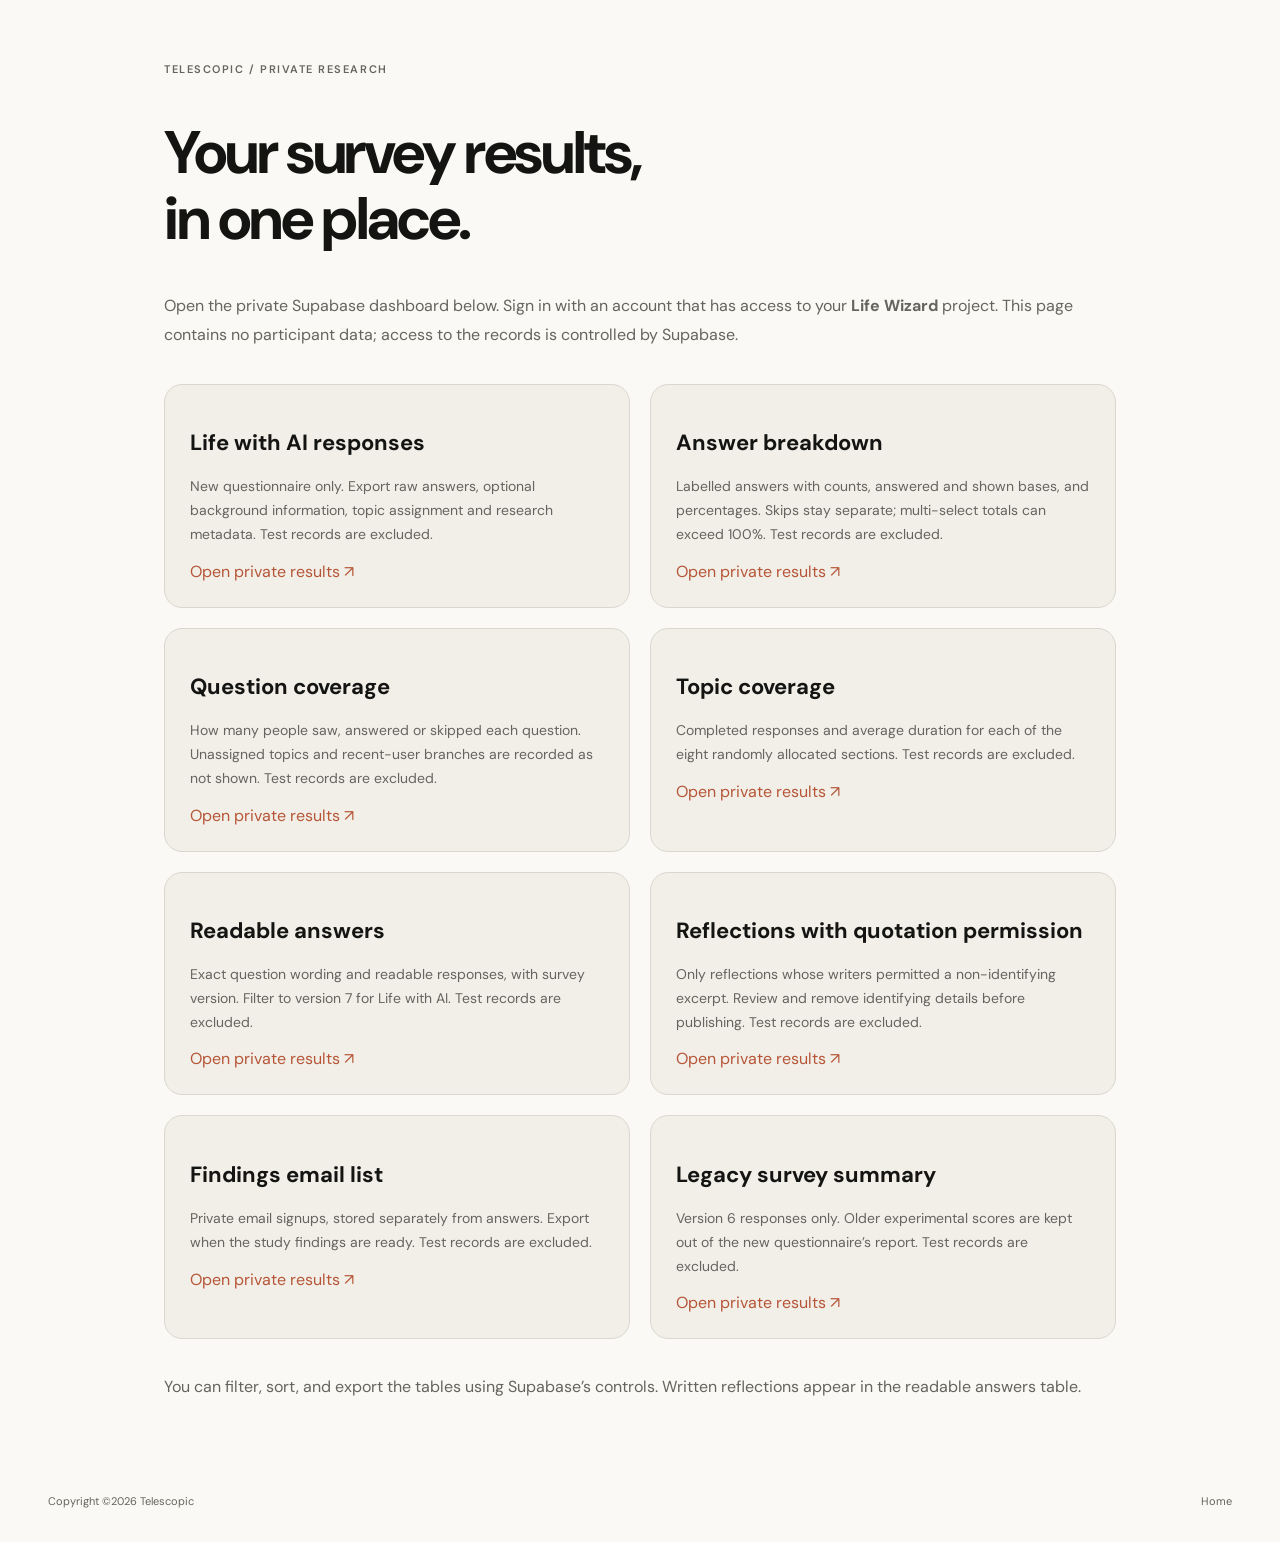
<file: results-admin.html>
<!doctype html>
<html lang="en"><head><meta charset="utf-8"><meta name="viewport" content="width=device-width,initial-scale=1"><meta name="theme-color" content="#faf9f5"><title>Telescopic — Private results</title><link rel="stylesheet" href="styles.css?v=13"><link rel="stylesheet" href="immersive.css?v=13"><style>.admin-shell{max-width:1000px;margin:60px auto;padding:0 24px}.admin-shell h1{font-size:clamp(34px,5vw,60px);line-height:1.1;letter-spacing:-.04em}.admin-shell>p{color:var(--muted);line-height:1.8}.admin-links{display:grid;grid-template-columns:1fr 1fr;gap:20px;margin:34px 0}.admin-links a{display:block;border:1px solid var(--line);background:#ffffff08;border-radius:18px;padding:25px;text-decoration:none}.admin-links h2{font-size:22px}.admin-links p{font-size:14px;line-height:1.7;color:var(--muted)}.admin-links span{color:var(--accent)}@media(max-width:600px){.admin-links{grid-template-columns:1fr}.admin-shell{margin-top:35px}}</style><link rel="stylesheet" href="telescopic.css?v=13"><link rel="icon" href="assets/telescopic-favicon.svg?v=13"><link href="https://fonts.googleapis.com/css2?family=DM+Sans:wght@400;500;600;700&family=Lora:ital,wght@0,400;0,500;1,400&display=swap" rel="stylesheet"><link rel="stylesheet" href="light.css?v=13"><link rel="stylesheet" href="finish.css?v=13"></head>
<body><main class="admin-shell"><p class="eyebrow">TELESCOPIC / PRIVATE RESEARCH</p><h1>Your survey results,<br>in one place.</h1><p>Open the private Supabase dashboard below. Sign in with an account that has access to your <strong>Life Wizard</strong> project. This page contains no participant data; access to the records is controlled by Supabase.</p><div class="admin-links"><a href="https://supabase.com/dashboard/project/xswrfqszgmcwrutwyokv/editor/18990" target="_blank" rel="noopener"><h2>Life with AI responses</h2><p>New questionnaire only. Export raw answers, optional background information, topic assignment and research metadata. Test records are excluded.</p><span>Open private results ↗</span></a><a href="https://supabase.com/dashboard/project/xswrfqszgmcwrutwyokv/editor/19000" target="_blank" rel="noopener"><h2>Answer breakdown</h2><p>Labelled answers with counts, answered and shown bases, and percentages. Skips stay separate; multi-select totals can exceed 100%. Test records are excluded.</p><span>Open private results ↗</span></a><a href="https://supabase.com/dashboard/project/xswrfqszgmcwrutwyokv/editor/18995" target="_blank" rel="noopener"><h2>Question coverage</h2><p>How many people saw, answered or skipped each question. Unassigned topics and recent-user branches are recorded as not shown. Test records are excluded.</p><span>Open private results ↗</span></a><a href="https://supabase.com/dashboard/project/xswrfqszgmcwrutwyokv/editor/19005" target="_blank" rel="noopener"><h2>Topic coverage</h2><p>Completed responses and average duration for each of the eight randomly allocated sections. Test records are excluded.</p><span>Open private results ↗</span></a><a href="https://supabase.com/dashboard/project/xswrfqszgmcwrutwyokv/editor/18931" target="_blank" rel="noopener"><h2>Readable answers</h2><p>Exact question wording and readable responses, with survey version. Filter to version 7 for Life with AI. Test records are excluded.</p><span>Open private results ↗</span></a><a href="https://supabase.com/dashboard/project/xswrfqszgmcwrutwyokv/editor/19010" target="_blank" rel="noopener"><h2>Reflections with quotation permission</h2><p>Only reflections whose writers permitted a non-identifying excerpt. Review and remove identifying details before publishing. Test records are excluded.</p><span>Open private results ↗</span></a><a href="https://supabase.com/dashboard/project/xswrfqszgmcwrutwyokv/editor/18956" target="_blank" rel="noopener"><h2>Findings email list</h2><p>Private email signups, stored separately from answers. Export when the study findings are ready. Test records are excluded.</p><span>Open private results ↗</span></a><a href="https://supabase.com/dashboard/project/xswrfqszgmcwrutwyokv/editor/18917" target="_blank" rel="noopener"><h2>Legacy survey summary</h2><p>Version 6 responses only. Older experimental scores are kept out of the new questionnaire’s report. Test records are excluded.</p><span>Open private results ↗</span></a></div><p>You can filter, sort, and export the tables using Supabase’s controls. Written reflections appear in the readable answers table.</p></main><footer class="site-footer"><span>Copyright ©2026 Telescopic</span><a href="./">Home</a></footer></body></html>
</file>
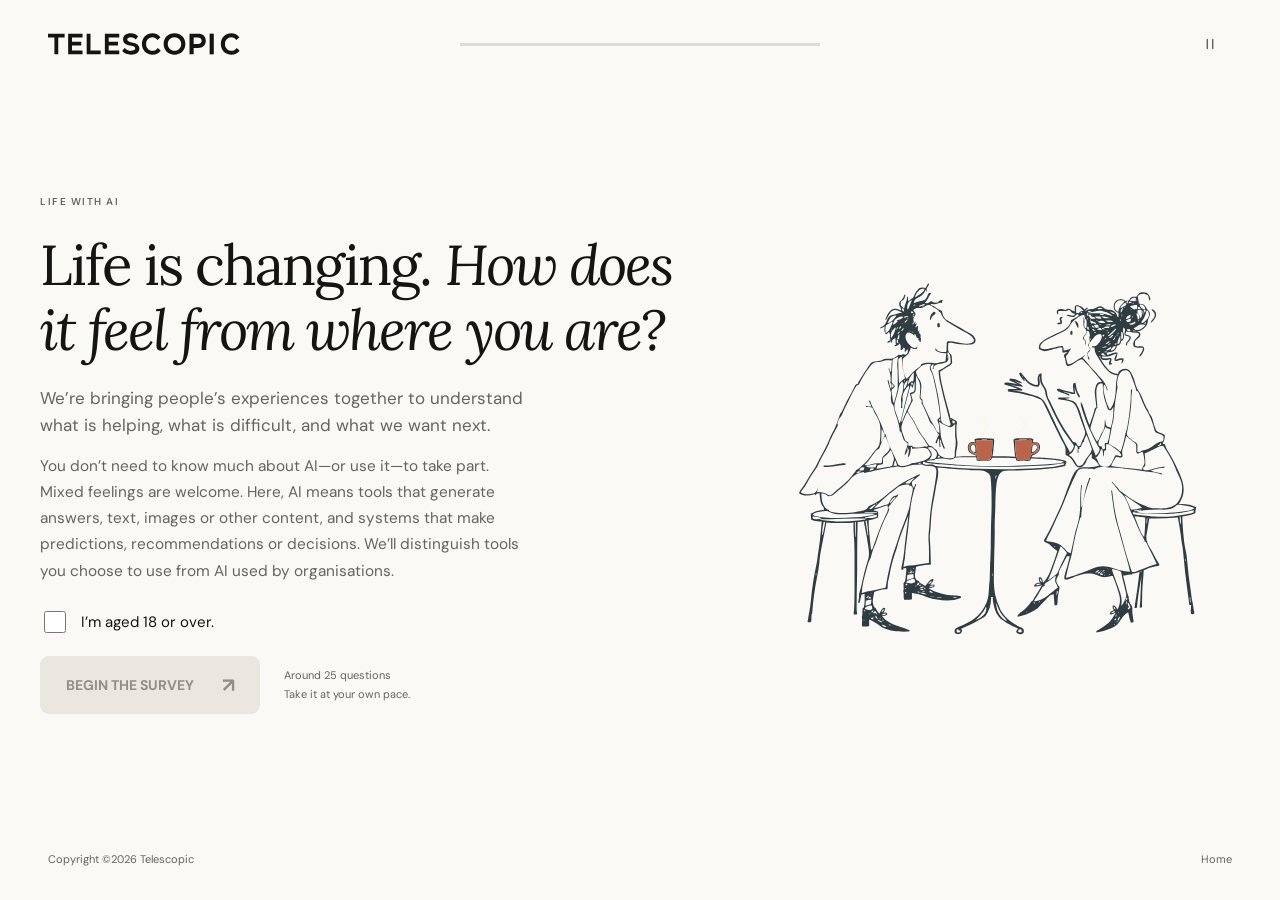
<file: survey.html>
<!doctype html>
<html lang="en">
<head>
  <meta charset="utf-8">
  <meta name="viewport" content="width=device-width, initial-scale=1">
  <meta name="theme-color" content="#faf9f5">
  <title>Life with AI — Telescopic</title>
  <meta name="description" content="A space to reflect on how life with AI really feels. Help build a shared understanding, and feel a little less alone in a changing world.">
  <link rel="preconnect" href="https://fonts.googleapis.com">
  <link rel="preconnect" href="https://fonts.gstatic.com" crossorigin>
  <link href="https://fonts.googleapis.com/css2?family=DM+Sans:wght@400;500;600;700&family=Lora:ital,wght@0,400;0,500;1,400&display=swap" rel="stylesheet">
  <link rel="stylesheet" href="styles.css?v=13"><link rel="stylesheet" href="immersive.css?v=13">
  <link rel="stylesheet" href="ink.css?v=13">
  <link rel="stylesheet" href="telescopic.css?v=13">
  <link rel="icon" href="assets/telescopic-favicon.svg?v=13" type="image/svg+xml">
<link rel="stylesheet" href="light.css?v=13"><link rel="stylesheet" href="finish.css?v=13"><link rel="stylesheet" href="swipe.css?v=13"><link rel="stylesheet" href="life.css?v=13"></head>
<body>
  <a class="skip-link" href="#survey">Skip to survey</a>
  <header class="topbar"><button class="telescopic-brand" id="homeBtn" aria-label="Telescopic — survey introduction"><img src="assets/telescopic-wordmark.svg" width="192" height="22" alt="Telescopic"></button><div class="progress-area"><div id="progress" class="progress-track" role="progressbar" aria-label="Survey progress" aria-valuemin="0" aria-valuemax="100" aria-valuenow="0"><span id="progressFill"></span></div></div><button class="motion-control" id="motionBtn" type="button" aria-pressed="false" aria-label="Pause animations" title="Pause animations"><svg viewBox="0 0 20 20" aria-hidden="true"><path class="motion-pause" d="M7 5v10M13 5v10"/><path class="motion-play" d="m7 4 9 6-9 6Z"/></svg><span class="visually-hidden" id="motionLabel">Motion on</span></button></header>
  <main id="survey" tabindex="-1"></main>
  <footer class="site-footer"><span>Copyright ©2026 Telescopic</span><a href="./">Home</a></footer>
  <div id="announcer" class="sr-only" aria-live="polite" aria-atomic="true"></div>
  <script src="survey-model.js?v=13"></script><script src="illustrations.js?v=13"></script><script src="question-illustrations.js?v=13"></script><script src="life-illustrations.js?v=13"></script><script src="database-config.js?v=13"></script><script src="submission.js?v=13"></script><script src="finish.js?v=13"></script><script src="app.js?v=13.1"></script>
</body>
</html>
</file>
<file: landing.css>
:root{color-scheme:dark;--navy:#101f35;--cream:#fff5e6;--muted:#b7c2d0;--gold:#f3ce67;--coral:#f08073;--line:#ffffff24;--sans:'Roboto',Arial,sans-serif;--serif:'Libre Caslon Text',Georgia,serif}
*{box-sizing:border-box}html{scroll-behavior:smooth;scroll-padding-top:28px}body{margin:0;background:var(--navy);color:var(--cream);font-family:var(--sans);-webkit-font-smoothing:antialiased}a{color:inherit}button{font:inherit;color:inherit}button,a{-webkit-tap-highlight-color:transparent}a:focus-visible,button:focus-visible{outline:3px solid var(--gold);outline-offset:6px}.wrap{width:min(1184px,calc(100% - 80px));margin-inline:auto}.skip-link{position:absolute;left:20px;top:-80px;padding:14px;background:var(--cream);color:var(--navy);z-index:2}.skip-link:focus{top:12px}
.site-header{display:flex;align-items:center;justify-content:space-between;gap:24px;min-height:100px;border-bottom:1px solid var(--line)}.wordmark{display:flex;align-items:center;gap:13px;font-size:19px;font-weight:600;letter-spacing:-.04em;text-decoration:none;min-height:48px}.wordmark-dot{color:var(--coral)}.together-mark{position:relative;display:block;width:39px;height:30px}.together-mark i{position:absolute;top:3px;width:24px;height:24px;border:1.7px solid var(--cream);border-radius:50%;transform:rotate(-20deg)}.together-mark i:last-child{left:14px;border-color:var(--coral)}nav{display:flex;gap:31px}nav a{font-size:13px;color:var(--muted);text-decoration:none;padding-block:14px}nav a:hover{color:var(--cream)}
.hero{padding:72px 0 62px}.eyebrow{display:flex;align-items:center;gap:10px;text-transform:uppercase;letter-spacing:.15em;font-size:10px;line-height:1.6;font-weight:500;color:var(--muted);margin:0 0 25px}.tiny-dot{width:6px;height:6px;border-radius:50%;background:var(--coral)}.hero-grid{display:grid;grid-template-columns:1.4fr 1fr;gap:70px;align-items:end}h1{font:400 clamp(42px,4.8vw,68px)/1.12 var(--serif);letter-spacing:-.045em;margin:0}h1 em{color:var(--gold);font-weight:400}.hero-copy{max-width:390px;padding-bottom:2px}.hero-copy p{font-size:16px;line-height:1.75;color:var(--muted);margin:0 0 12px}.hero-copy p:first-child{color:var(--cream)}.quiet-link{display:inline-flex;align-items:center;gap:16px;min-height:44px;font-size:12px;text-underline-offset:5px;text-decoration-color:#ffffff55;margin-top:4px}.quiet-link span{color:var(--gold);font-size:17px;transition:transform .2s}.quiet-link:hover span{transform:translateY(3px)}
.section-label{display:flex;align-items:center;justify-content:space-between;gap:20px;margin-bottom:17px}.section-label h2{font-size:12px;font-weight:500;letter-spacing:.02em;margin:0}.section-label>span{font-size:11px;color:var(--muted)}.survey-card{display:grid;grid-template-columns:1.2fr 1fr;gap:42px;position:relative;border:1px solid #ffffff3d;border-radius:20px;background:#192c43;padding:36px 42px 38px;text-decoration:none;overflow:hidden;transition:background .25s,border-color .25s,transform .25s}.survey-card:hover,.survey-card:focus-visible{background:#1d324b;border-color:var(--gold);transform:translateY(-3px)}.card-copy{position:relative;z-index:1}.card-meta{display:flex;align-items:center;gap:13px;font-size:10px;color:var(--muted);letter-spacing:.07em;text-transform:uppercase}.survey-index{color:var(--coral);font-size:13px;font-weight:600;padding-right:13px;border-right:1px solid #ffffff30}.available{display:inline-flex;align-items:center;gap:7px;margin-left:auto;font-size:9px;letter-spacing:.05em}.available i{height:5px;width:5px;border-radius:50%;background:var(--gold)}.card-copy h3{font:400 clamp(33px,3.2vw,45px)/1.15 var(--serif);letter-spacing:-.035em;margin:27px 0 17px}.card-copy>p{font-size:14px;line-height:1.75;max-width:420px;color:var(--muted);margin:0}.card-bottom{display:flex;align-items:center;gap:20px;margin-top:29px;flex-wrap:wrap}.card-cta{display:inline-flex;align-items:center;gap:30px;background:var(--gold);color:var(--navy);border-radius:10px;padding:15px 18px;font-size:13px;font-weight:600;min-height:49px}.card-cta>span{font-size:21px;line-height:1;transition:transform .25s}.survey-card:hover .card-cta>span{transform:translate(2px,-2px)}#ai-time{font-size:10px;color:var(--muted);line-height:1.5}.card-art{display:flex;align-items:center;justify-content:center;padding:4px 6px 0 14px;pointer-events:none}.card-art svg{display:block;width:100%;height:auto;max-height:300px;aspect-ratio:1}.corner-arrow{position:absolute;top:21px;right:25px;font-size:24px;font-weight:400;color:var(--muted);transition:transform .25s}.survey-card:hover .corner-arrow{transform:translate(2px,-2px);color:var(--gold)}.more-note{display:flex;gap:12px;align-items:baseline;font-size:12px;line-height:1.6;color:var(--muted);margin:18px 0 0}.more-note span{color:var(--coral);font-size:18px}
.why{display:grid;grid-template-columns:1fr 1fr;gap:80px;padding:61px 0 57px;margin-top:52px;border-top:1px solid var(--line)}.why .eyebrow{margin-bottom:20px}.why h2{font:400 35px/1.22 var(--serif);letter-spacing:-.035em;margin:0}.why h2 em{color:var(--gold);font-weight:400}.why-copy p{font-size:14px;line-height:1.8;color:var(--muted);margin:0 0 15px}.why-copy .your-choice{color:var(--cream);font-size:12px;margin:22px 0 0}.site-footer{display:flex;align-items:center;justify-content:space-between;gap:20px;border-top:1px solid var(--line);padding:17px 0 23px}.site-footer p{font-size:11px;line-height:1.6;color:var(--muted);margin:0}.site-footer button{background:none;border:0;cursor:pointer;min-height:44px;padding:10px 0 10px 18px;font-size:11px;color:var(--muted);white-space:nowrap}.site-footer button:hover{color:var(--cream)}.reduce-motion *{animation:none!important;transition:none!important;scroll-behavior:auto!important}
.hero-grid{align-items:center}
@media(min-width:1400px){.hero{padding-block:82px 70px}}
@media(max-height:800px) and (min-width:901px){.site-header{min-height:80px}.hero{padding:36px 0 30px}.hero .eyebrow{margin-bottom:20px}.hero h1{font-size:54px}.hero-copy p{font-size:14px;line-height:1.7}.survey-card{padding:25px 36px 27px}.card-copy h3{font-size:37px;margin:20px 0 12px}.card-copy>p{font-size:13px;line-height:1.65}.card-bottom{margin-top:23px}.card-art svg{max-height:260px}}
@media(max-width:900px){.wrap{width:calc(100% - 48px)}.hero-grid{gap:36px;grid-template-columns:1.25fr 1fr}.hero{padding:52px 0 46px}h1{font-size:48px}.hero-copy p{font-size:14px}.survey-card{padding:29px;gap:20px;grid-template-columns:1.2fr 1fr}.card-copy h3{font-size:36px}.card-bottom{gap:15px}.card-art{padding-left:0}.why{gap:38px}.why h2{font-size:31px}}
@media(max-width:640px){.wrap{width:calc(100% - 40px)}.site-header{min-height:85px;gap:10px}.wordmark{font-size:17px;gap:8px}.together-mark{width:34px;transform:scale(.88);transform-origin:left center}nav{gap:0}nav a{font-size:11px}nav a:last-child{display:none}.hero{padding:42px 0 37px}.eyebrow{font-size:8px;letter-spacing:.13em;margin-bottom:20px}.hero-grid{grid-template-columns:1fr;gap:23px}h1{font-size:clamp(35px,8.7vw,49px);line-height:1.16;letter-spacing:-.04em}.hero-copy{max-width:430px}.hero-copy p{font-size:14px;line-height:1.75}.quiet-link{margin-top:0}.section-label{margin-bottom:14px}.section-label>span{font-size:10px}.survey-card{grid-template-columns:1fr;padding:26px 24px 23px;gap:13px;border-radius:16px}.corner-arrow{display:none}.card-meta{font-size:9px;gap:10px}.available{font-size:8px}.card-copy h3{font-size:35px;margin-top:24px}.card-copy>p{font-size:13px}.card-bottom{align-items:flex-start;flex-direction:column;gap:12px;margin-top:23px}.card-cta{font-size:13px;min-height:50px}.card-art{padding:0;max-width:250px;justify-self:center;width:100%;margin-top:4px}.card-art svg{max-height:225px}.more-note{font-size:11px;gap:10px;margin-top:16px}.why{grid-template-columns:1fr;gap:24px;margin-top:37px;padding:36px 0}.why h2{font-size:30px}.why .eyebrow{font-size:9px;margin-bottom:15px}.why-copy p{font-size:13px}.site-footer p{font-size:10px;max-width:225px}.site-footer button{font-size:10px;padding-left:8px}}
@media(prefers-reduced-motion:reduce){html{scroll-behavior:auto}*,*::before,*::after{animation:none!important;transition:none!important}}
@media(forced-colors:active){.survey-card{border:2px solid LinkText}.card-cta{border:1px solid ButtonText}.together-mark i{border-color:CanvasText}}
</file>
<file: telescopic.css>
/* Shared identity and intentionally quiet navigation. */
.telescopic-brand { display:inline-flex; align-items:center; gap:11px; min-height:48px; border:0; padding:0; background:none; color:#fff5e6; text-decoration:none; cursor:pointer; font:600 24px/1 'Roboto',Arial,sans-serif; letter-spacing:-.055em; }
.telescopic-brand img { display:block; width:37px; height:37px; }
.topbar { display:grid; grid-template-columns:1fr minmax(180px,360px) 1fr; gap:36px; width:min(1184px,calc(100% - 80px)); min-height:88px; margin:0 auto; padding:0; background:none; border:0; border-radius:0; box-shadow:none; backdrop-filter:none; }
.topbar .telescopic-brand { justify-self:start; }
.progress-area { width:100%; }
.progress-track { height:3px; border-radius:0; background:#ffffff24; }
.progress-track>span { background:#f3ce67; border-radius:0; }
.motion-control { display:inline-flex; align-items:center; justify-content:center; justify-self:end; flex-shrink:0; min-width:44px; width:44px; height:44px; padding:10px; border:0; border-radius:50%; background:none; color:#b7c2d0; cursor:pointer; }
.motion-control:hover { background:#ffffff09; color:#fff5e6; }
.motion-control svg { width:18px; height:18px; fill:none; stroke:currentColor; stroke-width:1.6; stroke-linecap:round; stroke-linejoin:round; }
.motion-play { display:none; }
.motion-control[aria-pressed=true] .motion-pause { display:none; }
.motion-control[aria-pressed=true] .motion-play { display:block; }
.visually-hidden { position:absolute; width:1px; height:1px; overflow:hidden; clip-path:inset(50%); white-space:nowrap; }
.site-footer { display:flex; align-items:center; justify-content:space-between; gap:20px; width:min(1184px,calc(100% - 80px)); margin:0 auto; padding:18px 0; border:0; color:#aebaca; font:400 11px/1.6 'Roboto',Arial,sans-serif; }
.site-footer a { display:inline-flex; align-items:center; min-height:44px; color:inherit; font:inherit; text-decoration:none; padding:0 0 0 16px; }
.site-footer a:hover { color:#fff5e6; text-decoration:underline; text-underline-offset:4px; }
.site-footer span { white-space:nowrap; }
#survey { min-height:calc(100svh - 168px); }
.intro-scene,.question-scene,.submit-scene { min-height:calc(100svh - 168px); }
.question-copy h2 { margin-top:0; }
.question-actions { border:0; padding-top:10px; }
.spectrum-head { justify-content:flex-end; }
.site-header { border:0; }
.site-header nav { align-items:center; gap:21px; }
.site-header nav a { padding:12px 0; min-height:44px; display:inline-flex; align-items:center; }
.more-note { margin-top:18px; }
@media(max-width:800px) {
  .topbar { width:calc(100% - 40px); grid-template-columns:1fr 44px; gap:0 20px; padding:12px 0 18px; min-height:98px; }
  .topbar .progress-area { grid-column:1/-1; grid-row:2; margin-top:13px; }
  .topbar .motion-control { grid-column:2; grid-row:1; }
  .telescopic-brand { font-size:22px; gap:9px; }
  .telescopic-brand img { width:33px; height:33px; }
  .site-footer { width:calc(100% - 40px); font-size:10px; padding:12px 0; }
  #survey { min-height:calc(100svh - 166px); }
  .intro-scene,.question-scene,.submit-scene { min-height:calc(100svh - 166px); }
}
@media(max-width:640px) { .site-header nav { gap:10px; }.site-header nav a { display:inline-flex; }.site-header .telescopic-brand { font-size:21px; } }
@media print { .site-footer,.topbar,.site-header { display:none!important; } }
</file>
<file: light.css>
/* Warm paper, ink typography, and restrained terracotta accents. */
:root,body[data-theme=light] {
  color-scheme:light;
  --paper:#faf9f5; --navy:#faf9f5; --cream:#141413; --ink:#141413;
  --white:#f1efe7; --muted:#65645e; --line:#d9d7ce;
  --accent:#b65538; --gold:#141413; --coral:#b65538;
  --sans:'DM Sans',Arial,sans-serif; --serif:'Lora',Georgia,serif;
}
html,body { background:#faf9f5; color:#141413; }
body { font-family:var(--sans); }
.telescopic-brand { font:700 25px/1 var(--sans); letter-spacing:.025em; text-transform:uppercase; color:var(--ink); gap:0; }
.site-header .telescopic-brand { font-size:25px; }
.motion-control,.site-footer { color:var(--muted); font-family:var(--sans); }
.motion-control:hover { color:var(--ink); background:#eae8df; }
.site-footer a:hover { color:var(--ink); }
.progress-track { background:#dedcd3; }
.progress-track>span { background:#141413; transition:width 220ms cubic-bezier(.22,.75,.25,1); }
#survey { overflow-x:clip; }
.scene { animation:none; }
.intro-copy h1,.question-copy h2,.report-hero h1 { font-family:var(--serif); letter-spacing:-.035em; }
.intro-copy h1 em,.hero h1 em,.why h2 em { color:var(--ink); }
.eyebrow { color:var(--muted); }
.primary,.card-cta { background:#141413; border-color:#141413; color:#faf9f5; box-shadow:none; border-radius:9px; }
.primary:hover:enabled { background:#35352f; border-color:#35352f; color:#faf9f5; box-shadow:none; transform:translateY(-1px); }
.primary:disabled { color:#908f88; background:#e9e7df; border-color:#e9e7df; box-shadow:none; }
.choice { color:var(--ink); background:transparent; border:1px solid #d1cfc5; border-radius:9px; transition:background 130ms,border-color 130ms,box-shadow 130ms; }
.choice:hover { background:#efede5; border-color:#858479; }
.choice[aria-checked=true] { background:#ece9df; border-color:#141413; box-shadow:inset 0 0 0 1px #141413; }
.choice .selection-mark { border-color:#b8b6ac; }
.choice[aria-checked=true] .selection-mark { background:#141413; border-color:#141413; color:#faf9f5; }
.choice-letter { border-color:#c5c3b9; }
.answer-note { color:#9b3c25; }
.text-button { color:var(--ink); text-decoration-color:#8e8c82; }
.text-button:hover { text-decoration-color:#141413; }
.back-button,.time-note,.text-count { color:var(--muted); }
.ink-paper,.ink-paper path { fill:#2f3c41; }
.ink-coral,.ink-coral path { fill:#ba644c; }
.ink-scene [stroke="#fff5e6"] { stroke:#2f3c41; }
.editorial-art { filter:none; }
.survey-card { background:#f0eee6; border:1px solid #d9d7ce; border-radius:14px; }
.survey-card:hover,.survey-card:focus-visible { background:#eae7dd; border-color:#8b897e; }
.hero-copy p:first-child,.why-copy .your-choice { color:var(--ink); }
.quiet-link { text-decoration-color:#a5a397; }
.quiet-link span { color:var(--ink); }
.tiny-dot { background:#b65538; }
textarea { background:#f3f1ea; border-color:#c8c5b9; color:var(--ink); border-radius:9px; }
textarea::placeholder { color:#747269; }
.dimension-card,.priority-card,.tension-card,.consent-label,.receipt-note { background:#f1efe7; border-color:#d9d7ce; border-radius:10px; }
.dimension-track { background:#d9d6ca; }
.dimension-track>span { background:#6c7761; }
.dimension-head>span,.tension-number { color:#555e4d; }
.future-note { color:var(--ink); background:#e8e6da; border-color:#d3d0c2; border-radius:12px; }
.future-note .eyebrow,.future-note cite,.no-voice,.receipt-note { color:var(--muted); }
.future-note blockquote { border-color:#c9c6b9; }
.secondary { color:var(--ink); border-color:#b5b2a6; border-radius:9px; }
.secondary:hover { background:#eeece3; }
.admin-links a { background:#f1efe7; }
.skip-link { background:#141413; color:#faf9f5; }
button:focus-visible,a:focus-visible,input:focus-visible,textarea:focus-visible,summary:focus-visible { outline:3px solid #a8482e; outline-offset:4px; }
@media(max-width:800px) { .telescopic-brand,.site-header .telescopic-brand { font-size:22px; } }
@media(prefers-reduced-motion:reduce) { .progress-track>span { transition:none; } }
.reduce-motion .progress-track>span { transition:none; }
@media(forced-colors:active) {
  .choice[aria-checked=true] { outline:2px solid Highlight; }
  .progress-track>span { background:Highlight; }
  .primary { border:1px solid ButtonText; }
}
</file>
<file: finish.css>
.telescopic-brand img { width:192px; height:auto; display:block; }
#survey textarea:focus-visible,.finish-email input:focus-visible { outline-offset:-3px; }
.finish { width:min(1040px,100%); margin:0 auto; padding:35px 0 52px; }
.finish-heading { max-width:720px; margin:0 0 38px; }
.finish-heading h1 { font:400 clamp(36px,4.2vw,58px)/1.13 var(--serif); letter-spacing:-.035em; margin:0 0 16px; }
.finish-heading p { font-size:16px; line-height:1.7; max-width:620px; color:var(--muted); margin:0; }
.finish-grid { display:grid; grid-template-columns:1fr .9fr; gap:40px; align-items:start; }
.finish-left { display:grid; gap:20px; }
.finish-email { padding:28px; background:#efede5; border:1px solid var(--line); border-radius:14px; }
.finish h2 { font:500 25px/1.25 var(--serif); letter-spacing:-.025em; margin:0 0 12px; }
.finish-email p { color:var(--muted); font-size:14px; line-height:1.7; margin:0 0 21px; }
.finish-email label[for] { display:block; font-size:12px; margin-bottom:8px; }
.finish-email input[type=email] { font:16px var(--sans); width:100%; min-height:54px; padding:14px; background:var(--paper); color:var(--ink); border:1px solid #b9b6aa; border-radius:7px; }
.email-consent { display:flex; align-items:flex-start; gap:10px; margin:16px 0; font-size:12px; line-height:1.6; }
.email-consent input { width:19px; height:19px; flex:0 0 19px; margin:0; accent-color:#141413; }
.finish-email .primary { width:100%; justify-content:center; font-size:13px; min-height:50px; }
.finish-email .email-privacy { font-size:11px; margin:14px 0 0; }
.finish-status { font-size:12px; line-height:1.6; color:var(--muted); min-height:20px; margin:10px 0 0; }
.invite-card { display:flex; align-items:center; justify-content:space-between; gap:28px; width:100%; padding:27px; border:1px solid #b9b6aa; border-radius:14px; color:var(--ink); background:transparent; text-align:left; cursor:pointer; transition:background 150ms,transform 150ms; }
.invite-card:hover { background:#efede5; transform:translateY(-2px); }
.invite-card strong { display:block; font:500 24px/1.3 var(--serif); letter-spacing:-.025em; margin-bottom:10px; }
.invite-card small { display:block; font:14px/1.6 var(--sans); color:var(--muted); }
.invite-arrow { font-size:30px; }
.copy-link { width:100%; padding:12px; border:1px solid var(--line); border-radius:7px; color:var(--ink); background:var(--paper); font:12px var(--sans); }
.share-portrait { margin:0; }
.share-portrait canvas { display:block; width:100%; height:auto; background:#f0ede3; border-radius:12px; border:1px solid #d7d2c4; }
.portrait-actions { display:flex; flex-wrap:wrap; gap:10px; margin-top:14px; }
.portrait-actions button { flex:1; min-height:48px; padding:12px 15px; font-size:12px; }
.share-portrait figcaption { color:var(--muted); font-size:11px; line-height:1.6; padding:12px 0 0; }
.finish-receipt { margin-top:28px; color:var(--muted); font-size:10px; overflow-wrap:anywhere; }
.finish-receipt summary { cursor:pointer; min-height:36px; display:inline-flex; align-items:center; text-decoration:underline; text-underline-offset:4px; }
.finish-receipt p { margin:0; }
@media(max-width:800px) { .telescopic-brand img { width:176px; height:auto; }.finish { padding-top:28px; }.finish-grid { grid-template-columns:1fr; gap:32px; }.finish-heading { margin-bottom:28px; }.finish-email { padding:23px; }.finish h2 { font-size:24px; }.share-portrait { max-width:470px; width:100%; justify-self:center; } }
@media(prefers-reduced-motion:reduce) { .invite-card { transition:none; } }
</file>
<file: styles.css>
:root{--paper:#f8f5ee;--ink:#283b34;--muted:#64695f;--line:#d9dcd2;--white:#fffefb;--sage:#aec0ab;--coral:#e8a38e;--mustard:#e3bb67;--wash:#f0eadb;--serif:'Instrument Serif',Georgia,serif;--sans:'DM Sans',system-ui,sans-serif}
*{box-sizing:border-box}html{scroll-behavior:smooth}body{margin:0;background:var(--paper);color:var(--ink);font-family:var(--sans);-webkit-font-smoothing:antialiased}button,input,textarea{font:inherit}button{cursor:pointer}button:disabled{cursor:default}a{color:inherit}button{color:inherit}button,input,textarea,summary,a{-webkit-tap-highlight-color:transparent}button:focus-visible,input:focus-visible,textarea:focus-visible,summary:focus-visible,a:focus-visible{outline:3px solid #ac492f;outline-offset:4px}h1:focus,h2:focus{outline:none}.sr-only,.skip-link{position:absolute;width:1px;height:1px;padding:0;margin:-1px;overflow:hidden;clip:rect(0,0,0,0);white-space:nowrap;border:0}.skip-link:focus{width:auto;height:auto;clip:auto;left:12px;top:12px;padding:14px;background:var(--ink);color:white;z-index:100}
.topbar{width:min(calc(100% - 64px),1264px);margin:0 auto;min-height:94px;display:grid;grid-template-columns:230px 1fr 164px;align-items:center;gap:42px;border-bottom:1px solid var(--line)}.brand{display:flex;gap:14px;align-items:center;text-align:left;background:none;border:0;padding:5px 0;min-height:54px}.brand-mark{font-family:var(--serif);font-size:41px;letter-spacing:-5px;line-height:1;padding-right:5px}.brand-mark>span{color:#a55339;margin:0 2px;font-size:46px}.brand strong{font-size:13px;letter-spacing:.12em;display:block}.brand small{display:block;font-size:11px;color:var(--muted);margin-top:4px;letter-spacing:.06em}.progress-meta{display:flex;justify-content:space-between;font-size:11px;color:var(--muted);margin-bottom:10px;gap:20px}.progress-meta>:last-child{font-size:10px;letter-spacing:.1em;white-space:nowrap}.progress-track{height:3px;background:#e0e3d9;overflow:hidden}.progress-track>span{height:100%;background:var(--ink);display:block;transition:width .35s ease}.motion-toggle{border:1px solid var(--line);border-radius:50px;background:transparent;min-height:44px;padding:10px 16px;display:flex;align-items:center;justify-content:center;gap:9px;font-size:11px;font-weight:600}.motion-dot{width:7px;height:7px;border-radius:50%;background:#587b62;box-shadow:0 0 0 3px #dde6d9}.motion-toggle[aria-pressed=true] .motion-dot{background:#8a8c83;box-shadow:none}#survey{width:min(calc(100% - 80px),1184px);margin:auto;min-height:calc(100dvh - 150px)}.scene{animation:arrive .3s ease both}.intro-scene{display:grid;grid-template-columns:1.15fr .85fr;align-items:center;gap:64px;padding:56px 0 38px;min-height:calc(100dvh - 150px)}.eyebrow{font-size:10px;font-weight:600;letter-spacing:.15em;line-height:1.6;text-transform:uppercase;margin:0 0 22px}.small-star{font-size:17px;vertical-align:middle;margin-right:10px;color:#9e573d}.intro-copy h1{font-family:var(--serif);font-size:clamp(54px,5.6vw,83px);font-weight:400;line-height:1.01;letter-spacing:-.035em;margin:0 0 26px;text-wrap:balance}.intro-copy h1 em{font-weight:400;color:#9b543a}.intro-lede{font-size:22px;line-height:1.5;max-width:505px;margin:0 0 16px}.intro-description{font-size:14px;color:var(--muted);line-height:1.75;max-width:480px;margin:0 0 28px}.intro-actions{display:flex;align-items:center;gap:24px}.primary{border:1px solid var(--ink);background:var(--ink);color:var(--white);border-radius:8px;min-height:54px;padding:14px 23px;display:inline-flex;justify-content:center;align-items:center;gap:28px;font-size:14px;font-weight:500;transition:background .18s,transform .18s,box-shadow .18s}.primary>span{font-size:20px}.primary:hover:enabled{background:#3e5546;transform:translateY(-2px);box-shadow:0 6px 14px #283b3414}.primary:active:enabled{transform:translateY(0)}.primary:disabled{background:#e3e5dc;color:#62685f;border-color:#e3e5dc}.time-note{font-size:11px;line-height:1.7;color:var(--muted)}.intro-notes{border-top:1px solid var(--line);margin-top:35px;padding-top:18px;display:flex;flex-wrap:wrap;gap:12px 25px;font-size:10px;color:var(--muted)}.figure{margin:0;background:#f1eee5;border:1px solid #e5e3d8;border-radius:4px;align-self:center;overflow:hidden;--answer-shift:0deg}.figure-top{display:flex;justify-content:space-between;align-items:center;margin:20px 24px 0;font-size:8px;letter-spacing:.15em;color:var(--muted)}.figure-top>:last-child{font-size:21px}.art-stage{padding:7px 14px 0}.editorial-art{display:block;width:100%;max-height:400px;aspect-ratio:380/330}.art-lines{stroke:#34473e;stroke-width:2;stroke-linecap:round;stroke-linejoin:round}.art-lines .sage{fill:var(--sage)}.art-lines .cream{fill:var(--white)}.art-lines .coral{fill:var(--coral)}.art-lines .mustard{fill:var(--mustard)}.art-lines .skin{fill:#deb29a}.art-lines .ink-fill{fill:var(--ink)}.art-ground{fill:#d3d6c6;opacity:.34}.art-wash{fill:#e9e4d7;opacity:.7}.route-line{stroke-dasharray:5 8;stroke:#927d55}.steam{stroke:#8b9686}.water{stroke:#708f95}.art-drift{animation:drift 6s ease-in-out infinite;transform-origin:center;transform-box:fill-box}.art-turn{transform:rotate(var(--answer-shift));transform-box:fill-box;transform-origin:center;transition:transform .4s}.figure figcaption{display:flex;flex-direction:column;gap:9px;text-align:center;padding:9px 18px 26px}.figure-number{font-size:8px;letter-spacing:.13em;text-transform:uppercase;color:var(--muted)}.figure figcaption em{font-family:var(--serif);font-size:23px;line-height:1.3}.question-scene{display:grid;grid-template-columns:minmax(0,1.35fr) minmax(0,.85fr);gap:76px;align-items:start;padding:38px 0 32px}.question-scene .figure{position:sticky;top:38px;margin-top:39px}.question-meta{display:flex;justify-content:space-between;align-items:center;margin-bottom:17px}.question-meta .eyebrow{margin:0}.question-number{font-family:var(--serif);font-size:25px;color:#8d9787}.question-copy h2{font-family:var(--serif);font-size:clamp(34px,3.6vw,49px);font-weight:400;line-height:1.08;letter-spacing:-.022em;margin:0 0 21px;text-wrap:pretty}.branch-note{display:inline-block;background:#e9eedf;border-radius:4px;color:#455c43;padding:5px 9px;margin:0 0 13px;font-size:10px}.branch-note>span{margin-right:5px}.answer-instruction{display:flex;justify-content:space-between;align-items:center;gap:12px;margin-bottom:14px;font-size:11px;line-height:1.5;color:var(--muted)}.optional-note{font-size:9px;letter-spacing:.12em}.choices{display:grid;gap:9px}.choice{display:flex;justify-content:space-between;align-items:center;gap:14px;text-align:left;border:1px solid #d1d7c9;border-radius:8px;background:var(--white);padding:14px 17px;min-height:61px;transition:background .18s,border-color .18s,transform .18s,box-shadow .18s}.choice:hover{border-color:#93a28a;background:#f4f6ef;transform:translateY(-1px)}.choice[aria-checked=true]{background:#e4ebdd;border-color:#627a56;box-shadow:inset 0 0 0 1px #627a56}.choice-text{font-size:16px;line-height:1.45}.selection-mark{flex:0 0 23px;width:23px;height:23px;border-radius:50%;border:1px solid #c8cec1;display:flex;align-items:center;justify-content:center;color:transparent;font-size:13px;background:transparent}.choice[role=checkbox] .selection-mark{border-radius:6px}.choice[aria-checked=true] .selection-mark{background:var(--ink);border-color:var(--ink);color:white}.choice-grid{grid-template-columns:1fr 1fr}.choice-grid .choice{min-height:76px;padding:13px 14px}.choice-grid .choice-text{font-size:12px}.choice-wide{grid-column:1/-1}.duel-grid{grid-template-columns:1fr 1fr;gap:14px}.duel-choice{display:flex;align-items:stretch;flex-direction:column;min-height:214px;padding:19px;justify-content:flex-start;gap:25px}.duel-top{display:flex;align-items:center;justify-content:space-between}.choice-letter{display:flex;width:32px;height:32px;align-items:center;justify-content:center;border:1px solid #b5bfad;border-radius:50%;font-family:var(--serif);font-size:19px}.duel-choice .choice-text{font-family:var(--serif);font-size:28px;line-height:1.12;letter-spacing:-.015em}.answer-note{min-height:16px;margin:7px 0;font-size:11px;color:#8b452f}.question-actions{display:flex;justify-content:space-between;align-items:center;gap:14px;border-top:1px solid var(--line);padding-top:17px;margin-top:3px}.back-button,.text-button{border:0;background:none;padding:10px 2px;min-height:44px;font-size:12px;text-decoration:underline;text-underline-offset:4px;text-decoration-color:#abb4a3}.back-button{text-decoration:none;display:flex;gap:10px;align-items:center;color:var(--muted)}.text-button:hover{text-decoration-color:var(--ink)}.next-actions{display:flex;align-items:center;gap:18px}.question-actions .primary{min-height:49px;font-size:14px;padding:12px 20px;gap:26px}.spectrum{border:1px solid var(--line);border-radius:8px;background:var(--white);padding:26px 24px 15px}.spectrum-head{display:flex;justify-content:space-between;align-items:center;margin-bottom:25px}.spectrum-head>span{font-size:9px;letter-spacing:.12em;color:var(--muted)}.spectrum-head output{font-family:var(--serif);font-size:42px;line-height:1}.spectrum-head small{font:11px var(--sans);color:var(--muted)}input[type=range]{display:block;appearance:none;width:100%;height:44px;margin:0;background:transparent;cursor:pointer}input[type=range]::-webkit-slider-runnable-track{height:9px;border-radius:10px;background:linear-gradient(to right,var(--ink) 0%,var(--ink) var(--value),#dde3d5 var(--value),#dde3d5 100%)}input[type=range]::-moz-range-track{height:9px;border-radius:10px;background:#dde3d5}input[type=range]::-moz-range-progress{height:9px;background:var(--ink);border-radius:10px}input[type=range]::-webkit-slider-thumb{appearance:none;width:31px;height:31px;margin-top:-11px;border-radius:50%;background:var(--white);border:7px solid var(--ink);box-shadow:0 3px 7px #283b3425}input[type=range]::-moz-range-thumb{width:19px;height:19px;border-radius:50%;background:var(--white);border:7px solid var(--ink)}.spectrum-ends{display:flex;justify-content:space-between;gap:40px;margin-top:8px}.spectrum-ends>span{max-width:47%;font-size:13px;line-height:1.5}.spectrum-ends>span:last-child{text-align:right}.spectrum-ends b{display:block;font-size:10px;color:var(--muted);font-weight:400;margin-bottom:5px}.spectrum-tools{display:flex;justify-content:space-between;align-items:center;margin-top:17px;border-top:1px solid var(--line);padding-top:9px}.nudge{width:44px;height:44px;border:1px solid var(--line);border-radius:50%;background:none;font-size:22px}.nudge:hover{background:#e4ebdd}.middle-button{font-size:11px;color:var(--muted)}textarea{display:block;width:100%;min-height:216px;resize:vertical;border:1px solid #cbd2c2;background:var(--white);border-radius:8px;padding:20px;font-size:16px;line-height:1.7;color:var(--ink)}textarea::placeholder{color:#73786c}.text-count{display:flex;justify-content:space-between;gap:15px;color:var(--muted);font-size:10px;margin-top:12px}.site-footer{width:min(calc(100% - 64px),1264px);margin:0 auto;display:flex;justify-content:space-between;gap:16px;padding:18px 0;border-top:1px solid var(--line);font-size:10px;color:var(--muted)}
.results{padding:42px 0 32px}.report-hero{display:grid;grid-template-columns:1.4fr .6fr;gap:70px;align-items:center;border-bottom:1px solid var(--line);padding-bottom:38px}.report-hero h1{font-family:var(--serif);font-size:clamp(48px,5.6vw,77px);font-weight:400;line-height:1.04;letter-spacing:-.025em;max-width:740px;margin:0 0 22px}.report-summary{font-size:17px;line-height:1.75;max-width:660px}.report-meta{display:flex;gap:18px;font-size:10px;color:var(--muted);margin-top:25px}.report-hero .figure-top{margin:15px 15px 0;font-size:7px}.report-hero .figure figcaption{padding-bottom:17px}.report-hero .figure figcaption em{font-size:18px}.report-section{padding:37px 0;border-bottom:1px solid var(--line)}.section-heading .eyebrow{margin-bottom:12px}.section-heading h2{font-family:var(--serif);font-weight:400;font-size:39px;line-height:1.1;letter-spacing:-.015em;margin:0 0 12px}.section-heading>p{font-size:12px;line-height:1.6;color:var(--muted);margin:0 0 23px}.dimension-grid{display:grid;grid-template-columns:1fr 1fr;gap:17px;margin-top:25px}.dimension-card{background:var(--white);border:1px solid var(--line);border-radius:8px;padding:23px}.dimension-head{display:flex;justify-content:space-between;align-items:center;gap:16px}.dimension-head h3{font-size:13px;font-weight:600;margin:0}.dimension-head>span{font-family:var(--serif);font-size:31px;white-space:nowrap}.dimension-head small{font:9px var(--sans);color:var(--muted)}.dimension-track{height:7px;background:#e8e9e1;border-radius:7px;overflow:hidden;margin-top:19px}.dimension-track>span{display:block;height:100%;background:#728469}.dimension-ends{display:flex;justify-content:space-between;gap:16px;font-size:9px;line-height:1.5;color:var(--muted);margin:11px 0 19px}.dimension-card details{border-top:1px solid var(--line);padding-top:4px}.dimension-card summary{font-size:11px;min-height:44px;padding:13px 0;cursor:pointer}.dimension-card details p{font-size:11px;line-height:1.7;color:var(--muted)}.dimension-card .evidence{border-left:2px solid #ccd6c0;padding-left:12px}.evidence strong{font-weight:500;color:var(--ink)}.tension-grid{display:grid;grid-template-columns:repeat(auto-fit,minmax(240px,1fr));gap:18px;margin-top:25px}.tension-card{padding:25px 25px 22px;background:#e9ecdf;border-radius:5px}.tension-number{font:26px var(--serif);color:#798b6d}.tension-card h3{font:30px/1.08 var(--serif);letter-spacing:-.02em;margin:24px 0 16px}.tension-card p{font-size:12px;line-height:1.8;color:#53604c;margin:0}.priorities-grid{display:grid;grid-template-columns:1fr 1fr;gap:18px;margin-top:26px}.priority-card{border:1px solid var(--line);padding:22px;border-radius:5px}.priority-card h3{font:24px/1.15 var(--serif);margin:0 0 20px;font-weight:400}.priority-card ul{padding:0;margin:0;list-style:none}.priority-card li{font-size:12px;line-height:1.65;padding:7px 0 7px 20px;position:relative}.priority-card li:before{content:'↳';position:absolute;left:0;color:#748064}.future-note{padding:38px;border-radius:5px;background:var(--ink);color:var(--white);margin:36px 0 0}.future-note .eyebrow{color:#c5d0ba}.future-note h2{font:42px/1.12 var(--serif);letter-spacing:-.015em;max-width:900px;margin:0}.future-note blockquote{margin:29px 0 0;padding-top:24px;border-top:1px solid #ffffff35}.future-note blockquote p{font:27px/1.45 var(--serif);margin:0 0 12px;white-space:pre-wrap;overflow-wrap:anywhere}.future-note cite{font-style:normal;font-size:10px;color:#c5d0ba}.no-voice{font-size:12px;color:#c5d0ba;margin:20px 0 0}.answer-atlas>summary{font:26px var(--serif);display:flex;justify-content:space-between;align-items:center;gap:12px;cursor:pointer;padding:12px 0;min-height:52px;list-style:revert}.answer-atlas>summary span{font:10px var(--sans);color:var(--muted)}.answer-atlas dl{margin:20px 0 0}.answer-atlas dl>div{padding:18px 0;border-top:1px solid var(--line)}.answer-atlas dt{font-size:13px;font-weight:500;line-height:1.6}.answer-atlas dd{font-size:12px;line-height:1.7;color:var(--muted);margin:7px 0 0;white-space:pre-wrap;overflow-wrap:anywhere}.report-actions{display:flex;align-items:center;flex-wrap:wrap;gap:15px 24px;margin-top:35px}.secondary{min-height:54px;border:1px solid #b8c1af;border-radius:8px;background:none;padding:14px 20px;font-size:12px}.secondary:hover{background:#e9ecdf}.report-footnote{font-size:10px;color:var(--muted);line-height:1.7;margin:25px 0 0}.results .report-section:last-child{border-bottom:0}
@keyframes arrive{from{opacity:0;transform:translateY(7px)}to{opacity:1;transform:translateY(0)}}@keyframes drift{0%,100%{transform:translateY(0)}50%{transform:translateY(-4px)}}.reduce-motion *,.reduce-motion *:before,.reduce-motion *:after{animation:none!important;transition:none!important;scroll-behavior:auto!important}.reduce-motion .choice:hover,.reduce-motion .primary:hover{transform:none}
@media(max-height:800px) and (min-width:901px){.topbar{min-height:79px}.intro-scene{padding:32px 0;gap:54px;min-height:calc(100dvh - 130px)}.intro-copy h1{font-size:64px;margin-bottom:19px}.intro-lede{font-size:19px}.intro-description{margin-bottom:22px}.intro-notes{margin-top:24px}.editorial-art{max-height:320px}.question-scene{padding:27px 0}.question-copy h2{font-size:40px;margin-bottom:17px}.question-meta{margin-bottom:13px}.choice{min-height:55px;padding:12px 16px}.choice-grid .choice{min-height:65px}.question-actions{padding-top:12px}.figure figcaption{padding-bottom:20px}}
@media(max-width:1000px){.topbar{grid-template-columns:190px 1fr 135px;gap:25px}.question-scene{gap:40px;grid-template-columns:1.4fr .8fr}.intro-scene{gap:38px}.intro-copy h1{font-size:62px}.question-copy h2{font-size:39px}.figure figcaption em{font-size:20px}.next-actions{gap:13px}.skip-button{font-size:10px}}
@media(max-width:800px){.topbar{width:calc(100% - 40px);grid-template-columns:1fr auto;gap:10px;min-height:108px;padding:15px 0 14px}.brand{min-height:42px}.brand-mark{font-size:34px}.brand-mark>span{font-size:40px}.brand strong{font-size:11px}.brand small{font-size:10px}.motion-toggle{font-size:10px;padding:8px 13px;min-height:42px}.progress-area{grid-column:1/-1;grid-row:2}.progress-meta{margin-bottom:7px;font-size:10px}.progress-meta>:last-child{font-size:9px}#survey{width:calc(100% - 40px);min-height:calc(100dvh - 165px)}.intro-scene{padding:33px 0;grid-template-columns:1fr;gap:32px}.intro-copy h1{font-size:clamp(51px,9vw,72px);max-width:620px}.intro-lede{font-size:19px;max-width:600px}.intro-description{max-width:600px;font-size:13px}.intro-notes{gap:13px 22px}.intro-scene .figure{max-width:470px;width:100%;justify-self:center}.editorial-art{max-height:320px}.question-scene{padding:25px 0;grid-template-columns:1fr;gap:32px}.question-copy h2{font-size:38px;max-width:640px}.question-scene .figure{position:static;margin:0;max-width:390px;width:100%;justify-self:center}.question-scene .art-stage{padding:0 20px}.question-scene .editorial-art{max-height:230px}.question-scene .figure-top{margin-top:13px}.question-scene .figure figcaption{padding:0 20px 19px}.figure figcaption em{font-size:21px}.question-actions{gap:10px}.next-actions{gap:14px}.site-footer{width:calc(100% - 40px);font-size:9px;line-height:1.6}.site-footer>span:last-child{text-align:right}.report-hero{gap:30px;grid-template-columns:1fr}.report-hero .figure{display:none}.report-hero h1{font-size:60px}.report-summary{font-size:16px}.tension-grid{grid-template-columns:1fr}.tension-card{padding:23px}.tension-card h3{margin:15px 0 12px}.priorities-grid{grid-template-columns:1fr}.results{padding-top:32px}.section-heading h2{font-size:35px}.dimension-card{padding:19px}.dimension-head{align-items:flex-start}.dimension-head h3{font-size:12px}.dimension-head>span{font-size:28px}.future-note{padding:27px}.future-note h2{font-size:36px}.answer-atlas>summary{font-size:23px}.answer-atlas>summary span{max-width:110px;text-align:right;line-height:1.5}}
@media(max-width:480px){.intro-actions{gap:17px}.intro-actions .primary{gap:35px}.intro-notes{flex-direction:column;margin-top:25px}.intro-copy .eyebrow{margin-bottom:21px}.question-copy h2{font-size:34px;line-height:1.12}.choice{min-height:64px}.choice-text{font-size:14px}.choice-grid{gap:8px}.choice-grid .choice{min-height:78px;padding:12px 11px;gap:8px}.choice-grid .choice-text{font-size:12px}.selection-mark{width:20px;height:20px;flex-basis:20px}.duel-grid{gap:10px}.duel-choice{min-height:218px;padding:16px;gap:22px}.duel-choice .choice-text{font-size:25px}.spectrum{padding:23px 18px 14px}.spectrum-ends{gap:25px}.spectrum-ends>span{font-size:12px}.next-actions{gap:10px}.skip-button{font-size:10px;max-width:105px;line-height:1.5}.question-actions .primary{gap:16px;padding:12px 17px;font-size:12px;white-space:nowrap}.dimension-grid{grid-template-columns:1fr}.report-hero h1{font-size:50px}.report-meta{gap:12px;font-size:9px}.report-actions{gap:15px}.report-actions .primary{width:100%}.report-actions .secondary{flex:1}.report-actions .text-button{flex:1}.future-note h2{font-size:34px}.future-note blockquote p{font-size:25px}.site-footer{padding:16px 0}.back-button{font-size:11px;gap:7px}}
@media(prefers-reduced-motion:reduce){html{scroll-behavior:auto}}
@media(forced-colors:active){.choice[aria-checked=true]{outline:2px solid Highlight}.selection-mark{border-color:ButtonText}.choice[aria-checked=true] .selection-mark{background:Highlight;color:HighlightText}.dimension-track>span,.progress-track>span{background:Highlight}}
@media print{body{background:white;font-size:10pt}.topbar,.site-footer,.report-actions,.report-hero .figure,.skip-link{display:none!important}#survey{width:100%;margin:0}.results{padding:0;animation:none}.report-hero{display:block;padding:0 0 16px}.report-hero h1{font-size:35pt}.report-summary{font-size:11pt}.report-section{padding:20px 0}.section-heading h2{font-size:23pt}.dimension-grid{grid-template-columns:1fr 1fr}.dimension-card,.tension-card,.priority-card,.future-note{break-inside:avoid;border:1px solid #aaa;background:white!important;color:#222!important}.dimension-card details p,.future-note .eyebrow,.future-note cite,.tension-card p{color:#333}.tension-grid{grid-template-columns:1fr}.tension-card h3{font-size:19pt}.future-note h2{font-size:25pt}.report-footnote{font-size:8pt}.answer-atlas dl>div{break-inside:avoid}.dimension-track>span{background:#555!important;print-color-adjust:exact}.dimension-track{background:#eee!important;print-color-adjust:exact}}
</file>
<file: immersive.css>
:root{--paper:#071225;--ink:#f5f7ff;--muted:#b5c1d8;--line:rgba(255,255,255,.16);--white:#12223d;--accent:#f2cb43;--serif:'Space Grotesk','DM Sans',sans-serif;--sans:'DM Sans',system-ui,sans-serif}
body{background:#101f35;color:var(--ink);transition:background-color .45s,color .3s}.topbar{width:min(calc(100% - 32px),1260px);min-height:80px;margin-top:14px;padding:12px 20px;border:1px solid var(--line);border-radius:24px;background:#071225b8;backdrop-filter:blur(16px);grid-template-columns:225px 1fr 155px;box-shadow:0 10px 24px #0002}.brand-mark{display:flex;padding:0;letter-spacing:0}.brand-logo{width:47px;height:47px}.brand-ring{stroke:var(--ink);stroke-width:1.5;fill:none;opacity:.55}.brand-human{fill:var(--accent)}.brand-ai{fill:#22c9e8}.brand-node{fill:var(--accent)}.brand-link{fill:none;stroke:var(--ink);stroke-width:1.5}.brand strong{font-family:var(--serif);font-size:14px;letter-spacing:.025em}.brand small{font-size:9px;letter-spacing:.13em;text-transform:uppercase}.progress-meta{font-size:10px;letter-spacing:.04em;text-transform:uppercase}.progress-track{height:7px;border-radius:12px;background:#ffffff20}.progress-track>span{background:var(--accent);border-radius:12px}.motion-toggle{border-color:var(--line);background:#ffffff09;font-size:10px;text-transform:uppercase;letter-spacing:.04em;color:var(--ink)}.motion-dot{background:#22c9e8;box-shadow:0 0 0 3px #22c9e821}#survey{width:min(calc(100% - 64px),1200px);min-height:calc(100dvh - 155px)}.intro-scene{grid-template-columns:1.22fr .9fr;gap:42px;padding:42px 0 30px;min-height:calc(100dvh - 155px)}.intro-copy h1{font-family:var(--serif);font-size:clamp(43px,4.7vw,66px);font-weight:700;line-height:1.07;letter-spacing:-.045em;margin-bottom:23px;text-wrap:balance}.intro-copy h1 em{font-style:normal;font-weight:700;color:var(--accent)}.eyebrow{font-size:11px;letter-spacing:.14em;color:var(--accent)}.small-star{color:var(--accent)}.intro-lede{font-size:18px;line-height:1.6;color:var(--muted);margin-bottom:14px}.intro-description{font-size:14px;color:var(--muted);margin-bottom:24px;line-height:1.7}.primary{background:var(--accent);border:1px solid var(--accent);color:#071225;border-radius:16px;min-height:58px;padding:15px 23px;font-weight:700;box-shadow:0 8px 28px #0002}.primary:hover:enabled{background:#ffdf65;color:#071225;box-shadow:0 12px 28px #0003;transform:translateY(-2px)}.primary:disabled{color:#ffffff65;background:#ffffff12;border-color:#ffffff12;box-shadow:none}.intro-actions .primary{min-width:220px;font-size:14px}.time-note{color:var(--muted);font-size:11px}.intro-notes{border-color:var(--line);margin-top:25px;gap:12px 20px;font-size:10px;color:var(--muted)}.figure{background:none;border:none;border-radius:0;overflow:visible}.figure-top,.figure-number{display:none}.art-stage{padding:0}.editorial-art{max-height:430px;filter:drop-shadow(0 12px 24px #0002)}.art-wash{fill:#90b5f1;opacity:.11}.art-ground{fill:#b5d7ff;opacity:.12}.art-lines{stroke:#142a43;stroke-width:2.3}.art-lines .cream{fill:#f7f2e8}.art-lines .sage{fill:#79c8c4}.art-lines .coral{fill:#f1a68c}.art-lines .mustard{fill:#f2cb43}.art-lines .ink-fill{fill:#142a43}.art-lines .skin{fill:#e0b096}.figure figcaption{padding:4px 18px 15px}.figure figcaption em{font:500 12px/1.6 var(--sans);color:var(--muted);letter-spacing:.06em}.art-drift{animation:drift 5s ease-in-out infinite}.question-scene{gap:64px;grid-template-columns:1.35fr .85fr;padding:32px 0}.question-copy h2{font-family:var(--serif);font-size:clamp(30px,3.25vw,44px);font-weight:700;line-height:1.13;letter-spacing:-.035em;margin-bottom:21px}.question-number{font:600 19px var(--serif);color:var(--muted)}.question-scene .figure{top:130px;margin-top:42px}.branch-note{background:#22c9e820;color:#b5f4f8;border:1px solid #22c9e830;border-radius:8px;padding:6px 10px;font-size:11px}.answer-instruction{color:var(--muted);font-size:12px}.choice{min-height:64px;border:1px solid #b5c7e735;background:#ffffff08;color:var(--ink);border-radius:16px;padding:15px 18px}.choice-text{font-size:16px;line-height:1.5}.choice:hover{background:#ffffff12;border-color:#f2cb4370}.choice[aria-checked=true]{background:#f2cb431b;border-color:var(--accent);box-shadow:inset 0 0 0 1px var(--accent)}.selection-mark{border-color:#c5d3ed55;width:25px;height:25px;flex-basis:25px}.choice[aria-checked=true] .selection-mark{background:var(--accent);border-color:var(--accent);color:#071225}.choice-grid .choice{min-height:83px;padding:14px}.choice-grid .choice-text{font-size:14px}.duel-choice{min-height:225px;padding:21px;gap:25px}.duel-choice .choice-text{font:600 25px/1.2 var(--serif);letter-spacing:-.02em}.choice-letter{border-color:#c5d3ed55;font:700 17px var(--serif);width:36px;height:36px}.spectrum{padding:25px;background:#ffffff08;border-color:#b5c7e735;border-radius:20px}.spectrum-head>span,.spectrum-head small{color:var(--muted)}.spectrum-head output{font:700 43px var(--serif);color:var(--accent)}.spectrum-ends>span{font-size:14px;font-weight:500}.spectrum-ends b{color:var(--muted)}input[type=range]::-webkit-slider-runnable-track{height:11px;background:linear-gradient(to right,var(--accent) 0%,var(--accent) var(--value),#ffffff24 var(--value),#ffffff24 100%)}input[type=range]::-webkit-slider-thumb{width:35px;height:35px;margin-top:-12px;background:#071225;border:8px solid var(--accent);box-shadow:0 3px 12px #0004}input[type=range]::-moz-range-track{background:#ffffff24}input[type=range]::-moz-range-progress{background:var(--accent)}input[type=range]::-moz-range-thumb{border-color:var(--accent);background:#071225}.nudge{background:#ffffff08;border-color:#b5c7e740;min-width:48px;height:48px}.nudge:hover{background:#ffffff20}.middle-button,.back-button{color:var(--muted);font-size:12px}.text-button{color:var(--ink);text-decoration-color:#b5c7e770}.text-button:hover{text-decoration-color:var(--accent)}.question-actions{border-color:var(--line)}.question-actions .primary{min-height:53px;font-size:14px}.answer-note{color:#ffd88d}textarea{background:#ffffff08;color:var(--ink);border-color:#b5c7e740;border-radius:18px}textarea::placeholder{color:#a4b3ce}.text-count{color:var(--muted)}.site-footer{width:min(calc(100% - 48px),1260px);color:var(--muted);border-color:var(--line);padding:17px 0;font-size:10px}.site-footer a{text-underline-offset:3px;color:var(--muted)}.report-hero h1{font:700 clamp(39px,4.8vw,65px)/1.08 var(--serif);letter-spacing:-.04em}.report-summary{font-size:17px;color:var(--muted)}.report-hero .figure figcaption em{font-size:11px}.section-heading h2{font:700 33px/1.15 var(--serif);letter-spacing:-.025em}.dimension-card,.priority-card{background:#ffffff06;border-color:var(--line);border-radius:18px}.dimension-head>span{font:700 32px var(--serif);color:var(--accent)}.dimension-head h3{font-size:15px}.dimension-head small{color:var(--muted)}.dimension-track{background:#ffffff20}.dimension-track>span{background:var(--accent)}.dimension-ends,.dimension-card details p{color:var(--muted);font-size:11px}.dimension-card summary{font-size:12px}.evidence strong{color:var(--ink)}.tension-card{background:#112b43;border:1px solid #22c9e833;border-radius:18px}.tension-number{color:#22c9e8;font:700 23px var(--serif)}.tension-card h3{font:700 24px/1.15 var(--serif)}.tension-card p{color:var(--muted);font-size:14px}.priority-card h3{font:600 21px/1.3 var(--serif)}.priority-card li{font-size:14px}.priority-card li:before{color:var(--accent)}.future-note{background:#142a4d;border:1px solid #f2cb4340;border-radius:20px;color:var(--ink)}.future-note .eyebrow{color:var(--accent)}.future-note h2{font:700 32px/1.2 var(--serif)}.future-note blockquote p{font:500 22px/1.55 var(--sans)}.future-note cite,.no-voice{color:var(--muted)}.answer-atlas>summary{font:600 24px var(--serif)}.answer-atlas dd,.report-footnote{color:var(--muted)}.secondary{color:var(--ink);border-color:#b5c7e770;border-radius:14px}.secondary:hover{background:#ffffff12}.submit-scene{min-height:calc(100dvh - 175px);display:grid;grid-template-columns:1.2fr .8fr;gap:70px;align-items:center;padding:40px 0}.submit-scene h1{font:700 clamp(36px,4.4vw,58px)/1.1 var(--serif);letter-spacing:-.035em;margin:0 0 25px}.submit-copy{font-size:16px;line-height:1.8;color:var(--muted);max-width:650px}.consent-label{display:flex;gap:14px;align-items:flex-start;font-size:14px;line-height:1.7;background:#ffffff08;border:1px solid var(--line);padding:18px;border-radius:16px;margin:23px 0}.consent-label input{width:24px;height:24px;flex:0 0 24px;accent-color:var(--accent);margin:0}.submit-actions{display:flex;flex-wrap:wrap;gap:16px;align-items:center}.submit-status{color:var(--muted);font-size:14px;line-height:1.7;min-height:27px}.receipt-note{border:1px solid #22c9e844;background:#22c9e811;border-radius:12px;padding:14px 17px;font-size:13px;color:var(--muted);margin-top:24px;overflow-wrap:anywhere}.receipt-note strong{color:var(--ink)}button:focus-visible,input:focus-visible,textarea:focus-visible,summary:focus-visible,a:focus-visible{outline-color:var(--accent)}
@media(max-height:800px) and (min-width:901px){.intro-scene{padding:28px 0;gap:35px}.intro-copy h1{font-size:51px;line-height:1.07}.intro-lede{font-size:16px}.intro-description{font-size:13px;margin-bottom:20px}.intro-notes{margin-top:22px}.editorial-art{max-height:340px}.question-copy h2{font-size:35px}.choice{min-height:58px;padding:12px 17px}.choice-grid .choice{min-height:73px}.question-scene{padding-top:26px}.topbar{min-height:76px}}
@media(max-width:1000px){.topbar{grid-template-columns:195px 1fr 135px;gap:20px}.intro-copy h1{font-size:48px}.intro-scene{gap:30px}.question-scene{gap:35px}.duel-choice .choice-text{font-size:23px}.report-hero{gap:35px}}
@media(max-width:800px){.topbar{width:calc(100% - 24px);padding:13px 16px;min-height:108px;grid-template-columns:1fr auto;gap:12px;border-radius:20px}.brand-logo{width:40px;height:40px}.brand strong{font-size:12px}.brand small{font-size:9px}.progress-area{grid-column:1/-1}.motion-toggle{font-size:9px;min-height:42px}#survey{width:calc(100% - 40px)}.intro-scene{grid-template-columns:1fr;padding:36px 0;gap:30px}.intro-copy h1{font-size:clamp(40px,7.6vw,61px);line-height:1.09}.intro-lede{font-size:17px}.intro-description{font-size:14px}.intro-scene .figure{max-width:400px}.intro-actions .primary{min-width:200px}.question-scene{grid-template-columns:1fr;padding:28px 0;gap:28px}.question-scene .figure{position:static;max-width:370px;margin:0}.question-copy h2{font-size:34px}.question-scene .editorial-art{max-height:260px}.figure figcaption em{font-size:11px}.site-footer{width:calc(100% - 40px);font-size:9px}.report-hero h1{font-size:46px}.section-heading h2{font-size:29px}.future-note h2{font-size:29px}.submit-scene{grid-template-columns:1fr;gap:24px;padding:34px 0}.submit-scene .figure{display:none}.submit-scene h1{font-size:40px}}
@media(max-width:480px){.intro-copy h1{font-size:42px}.intro-actions{align-items:flex-start;flex-direction:column;gap:13px}.intro-actions .primary{width:100%;font-size:14px;justify-content:space-between}.time-note br{display:none}.time-note{font-size:11px}.question-copy h2{font-size:30px}.choice{min-height:68px}.choice-text{font-size:16px}.choice-grid .choice{min-height:88px;padding:13px 11px}.choice-grid .choice-text{font-size:14px}.duel-choice{min-height:235px;padding:17px}.duel-choice .choice-text{font-size:23px}.spectrum{padding:24px 18px 15px}.spectrum-ends>span{font-size:13px}.question-actions .primary{font-size:13px;padding:12px 17px;gap:16px}.skip-button{font-size:11px}.next-actions{gap:12px}.spectrum-head output{font-size:43px}.report-hero h1{font-size:39px}.tension-card h3{font-size:23px}.dimension-card{padding:21px}.report-summary{font-size:16px}.submit-actions{align-items:stretch;flex-direction:column}.submit-actions .primary{width:100%}}
@media print{body{background:white!important;color:#111!important}.results,.dimension-card,.priority-card,.tension-card,.future-note{color:#111!important}.report-summary,.report-meta,.report-footnote,.dimension-head>span,.dimension-ends,.dimension-card details p,.tension-card p,.future-note .eyebrow,.future-note cite,.answer-atlas dd{color:#333!important}.report-hero h1{font-size:32pt}.receipt-note{display:none}.section-heading h2{font-size:23pt}.dimension-head h3{font-size:11pt}.future-note h2{font-size:23pt}.report-hero .figure{display:none}.dimension-track>span{background:#555!important}}
</file>
<file: ink.css>
/* Original traced ink artwork. A single, solid midnight canvas throughout. */
:root {
  --paper:#101f35; --ink:#fff5e6; --muted:#b7c2d0; --white:#17283e;
  --line:#ffffff25; --accent:#f3ce67;
  --sans:'Roboto',Arial,sans-serif;
  --serif:'Libre Caslon Text',Georgia,serif;
}
html { background:var(--paper); }
body { min-height:100dvh; display:flex; flex-direction:column; background:var(--paper); }
.topbar { flex-shrink:0; background:var(--paper); backdrop-filter:none; box-shadow:none; border-radius:16px; }
.brand strong,.question-number,.choice-letter,.spectrum-head output,.dimension-head>span { font-family:var(--sans); }
.brand strong { letter-spacing:.08em; }
.brand-ai { fill:#f08073; }
.motion-dot { background:#f08073; box-shadow:0 0 0 3px #f0807322; }
#survey { flex:1; display:flex; flex-direction:column; min-height:calc(100svh - 153px); }
.intro-scene,.question-scene,.submit-scene { flex:1; min-height:calc(100svh - 153px); align-items:center; align-content:center; padding:38px 0; }
.question-scene { grid-template-columns:minmax(0,1.2fr) minmax(0,1fr); gap:70px; }
.question-copy { width:100%; }
.question-scene .figure { position:static; margin:0; align-self:center; }
.question-copy h2 { font:400 clamp(30px,3.1vw,43px)/1.22 var(--serif); letter-spacing:-.035em; margin-bottom:26px; }
.intro-copy h1 { font:400 clamp(39px,4.4vw,62px)/1.15 var(--serif); letter-spacing:-.045em; }
.intro-copy h1 em { font-weight:400; font-style:italic; }
.intro-copy h1 br { display:none; }
.intro-lede { font-weight:400; font-size:17px; }
.eyebrow { font-size:10px; letter-spacing:.15em; }
.figure { width:100%; }
.art-stage { width:100%; }
.editorial-art { width:100%; height:auto; aspect-ratio:1; max-height:460px; filter:none; overflow:visible; }
.figure figcaption { padding:20px 0 0; }
.figure figcaption em { font:400 italic 15px/1.5 var(--serif); letter-spacing:0; color:#c5cbd1; }
.choice,.spectrum { background:#17283e; border-color:#ffffff26; border-radius:12px; }
.choice:hover { background:#1e3149; }
.choice[aria-checked=true] { background:#2b3240; }
.primary { border-radius:12px; box-shadow:none; }
.primary:hover:enabled { box-shadow:none; }
.question-actions .primary { min-height:54px; }
.duel-choice .choice-text { font:400 25px/1.3 var(--serif); }
.progress-track>span,.dimension-track>span { background:var(--accent); }
.progress-track { height:4px; }
/* A solid-colour filled track, rather than a colour gradient. */
input[type=range]::-webkit-slider-runnable-track { background:var(--accent); }
input[type=range]::-moz-range-track { background:#526071; }
.report-hero h1,.submit-scene h1 { font-family:var(--serif); font-weight:400; line-height:1.2; }
.section-heading h2,.tension-card h3,.priority-card h3,.future-note h2,.answer-atlas>summary { font-family:var(--serif); font-weight:400; }
.ink-scene { animation:ink-arrive .8s cubic-bezier(.22,.68,0,1) both; }
.ink-coral { fill:#f08073; }
.ink-paper { fill:#fff5e6; }
.ink-detail { transform-box:fill-box; transform-origin:center; }
.ink-breathe { animation:ink-breathe 7s ease-in-out infinite; transform-origin:50% 95%; }
.ink-steam { animation:ink-steam 4s ease-in-out infinite; }
.ink-rain { animation:ink-rain 2.6s ease-in-out infinite; }
.ink-needle { transform-origin:756px 631px; animation:ink-needle 12s ease-in-out infinite; }
.ink-glow { animation:ink-glow 6s ease-in-out infinite; }
.figure:hover .ink-breathe { animation-duration:5s; }
@keyframes ink-arrive { from { opacity:0; transform:translateY(10px); } to { opacity:1; transform:translateY(0); } }
@keyframes ink-breathe { 0%,100% { transform:rotate(-.35deg); } 50% { transform:rotate(.35deg); } }
@keyframes ink-steam { 0%,100% { opacity:.3; transform:translateY(3px); } 50% { opacity:1; transform:translateY(-9px); } }
@keyframes ink-rain { 0%,100% { opacity:.3; transform:translate(-2px,-4px); } 55% { opacity:1; transform:translate(2px,5px); } }
@keyframes ink-needle { 0%,100% { transform:rotate(-5deg); } 50% { transform:rotate(5deg); } }
@keyframes ink-glow { 0%,100% { opacity:.74; } 50% { opacity:1; } }
.reduce-motion .ink-scene,.reduce-motion .ink-scene * { animation:none!important; transition:none!important; }
@media(max-width:1000px) { .question-scene { gap:35px; } }
@media(max-height:800px) and (min-width:801px) {
  .intro-copy h1 { font-size:46px; }
  .question-copy h2 { font-size:31px; line-height:1.2; margin-bottom:18px; }
  .question-meta { margin-bottom:10px; }
  .answer-instruction { margin-bottom:10px; }
  .choices { gap:8px; }
  .choice { min-height:54px; padding:10px 16px; }
  .answer-note:empty { min-height:0; margin:8px 0; }
  .editorial-art { max-height:360px; }
  .question-scene { padding:18px 0; }
}
@media(max-width:800px) {
  #survey { min-height:calc(100svh - 184px); }
  .intro-scene,.question-scene,.submit-scene { min-height:calc(100svh - 184px); grid-template-columns:1fr; align-content:center; gap:28px; padding:32px 0; }
  .question-copy h2 { font-size:32px; line-height:1.23; }
  .question-scene .figure { max-width:270px; }
  .question-scene .editorial-art { max-height:245px; }
  .question-scene .figure figcaption { padding:8px 0 0; }
  .figure figcaption em { font-size:13px; }
  .intro-copy h1 { font-size:clamp(39px,7vw,56px); }
  .intro-scene .figure { max-width:330px; }
}
@media(max-width:480px) {
  .question-copy h2 { font-size:29px; }
  .duel-choice .choice-text { font-size:23px; }
  .choice-grid .choice-text { font-size:14px; }
  .intro-copy h1 { font-size:40px; }
}
@media(prefers-reduced-motion:reduce) { .ink-scene,.ink-scene * { animation:none!important; transition:none!important; } }
@media print { html,body { background:white!important; } #survey { display:block; } }
</file>
<file: swipe.css>
/* Whole-viewport snapshots travel together, with a reversed gesture for Back. */
html[data-swipe]::view-transition-group(root) { animation:none; }
html[data-swipe]::view-transition-image-pair(root) { isolation:isolate; }
html[data-swipe]::view-transition-old(root),
html[data-swipe]::view-transition-new(root) {
  mix-blend-mode:normal;
  animation-duration:340ms;
  animation-timing-function:cubic-bezier(.65,0,.25,1);
  animation-fill-mode:both;
  object-position:top left;
}
html[data-swipe=forward]::view-transition-old(root) { animation-name:page-out-left; }
html[data-swipe=forward]::view-transition-new(root) { animation-name:page-in-right; }
html[data-swipe=back]::view-transition-old(root) { animation-name:page-out-right; }
html[data-swipe=back]::view-transition-new(root) { animation-name:page-in-left; }
@keyframes page-out-left { to { transform:translateX(-100vw); } }
@keyframes page-in-right { from { transform:translateX(100vw); } to { transform:translateX(0); } }
@keyframes page-out-right { to { transform:translateX(100vw); } }
@keyframes page-in-left { from { transform:translateX(-100vw); } to { transform:translateX(0); } }
.question-scene .ink-scene { animation:none; }
html.reduce-motion::view-transition-old(root),html.reduce-motion::view-transition-new(root) { animation:none!important; }
@media(prefers-reduced-motion:reduce) {
  ::view-transition-old(root),::view-transition-new(root) { animation:none!important; }
}
</file>
<file: life.css>
/* Keep the existing paper, ink, typography and full-screen navigation. */
.adult-confirmation{display:flex;align-items:center;gap:12px;font-size:15px;margin:20px 0;color:var(--text)}
.adult-confirmation input{width:22px;height:22px;accent-color:#141413;flex:none}
.country-select{width:100%;min-height:64px;border:1px solid #c8c6be;border-radius:14px;padding:16px;background:#f3f1e9;color:#141413;font:inherit}
.country-select:focus-visible{outline:3px solid #b65538;outline-offset:3px}
.question-scene:has(.choice-grid) .figure{align-self:center}
.question-scene:has(.choice-grid) .choices{gap:9px}
.question-scene:has(.choice-grid) .choice{min-height:64px;padding:14px 17px}
.submit-scene .consent-label{margin:18px 0}
.intro-scene .intro-description{font-size:clamp(15px,1.2vw,18px);line-height:1.7}
@media(max-width:700px){.question-scene:has(.choice-grid) .choice{min-height:64px}.country-select{font-size:16px}}
</file>
